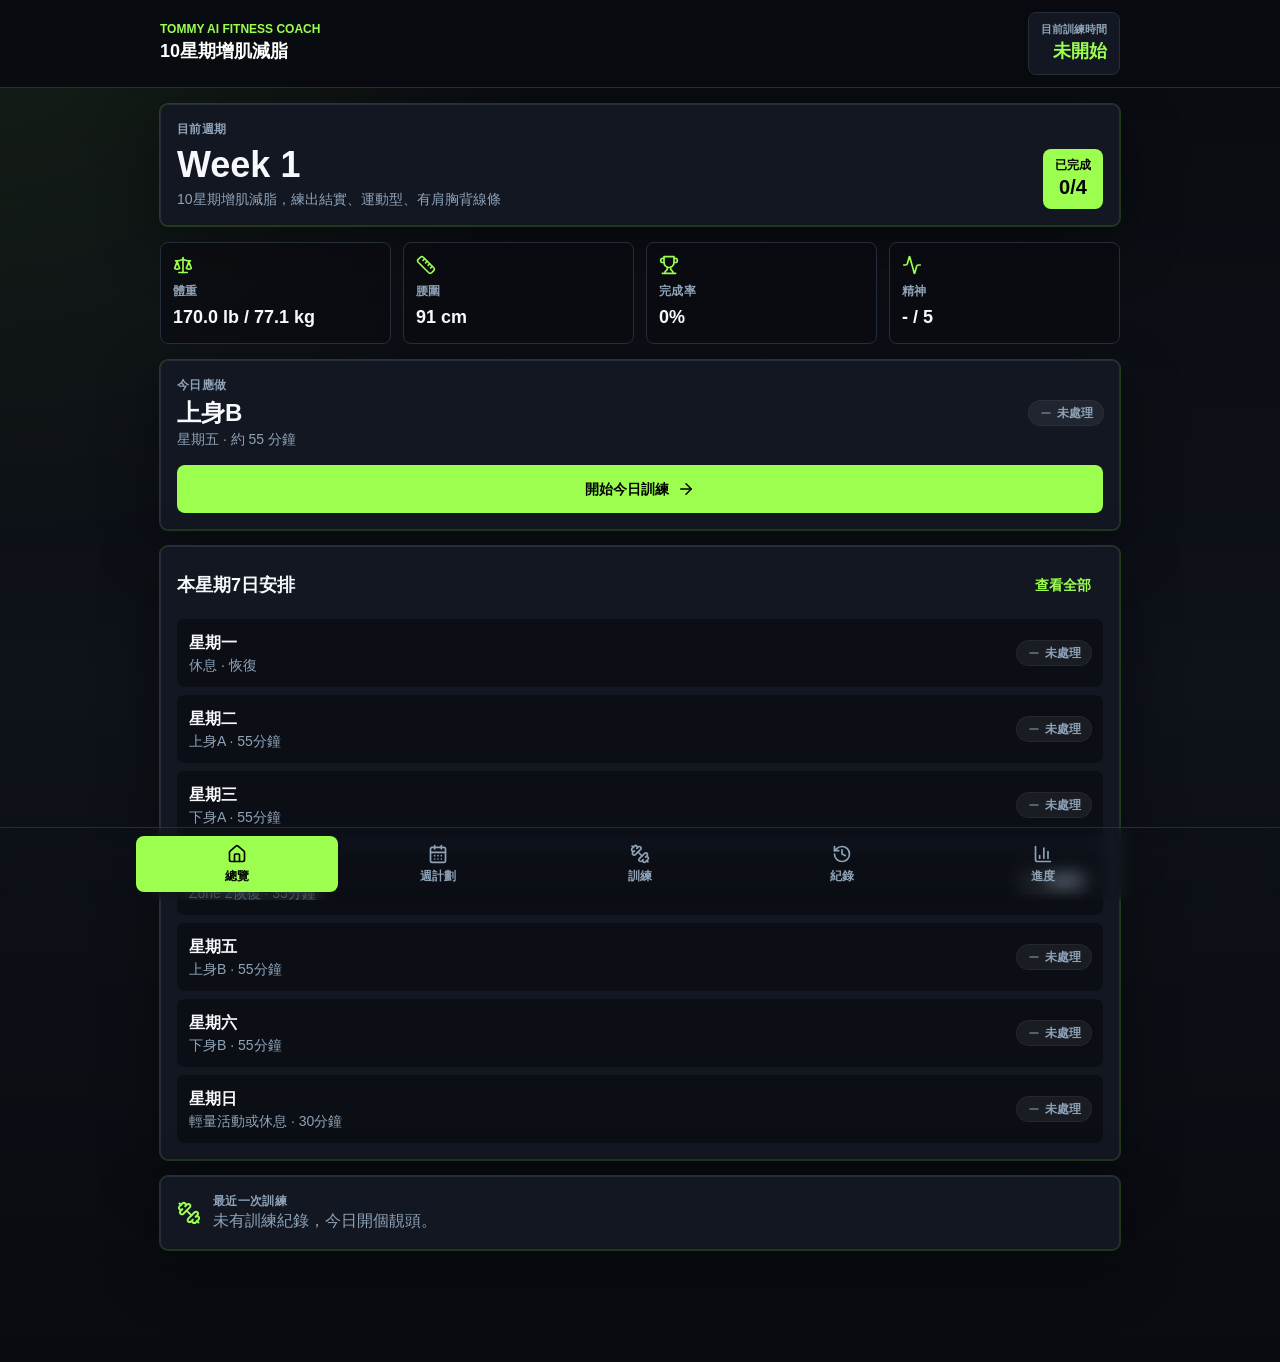
<file: index.html>
<!DOCTYPE html><html id="__next_error__"><head><meta charSet="utf-8"/><meta name="viewport" content="width=device-width, initial-scale=1"/><link rel="preload" as="script" fetchPriority="low" href="/_next/static/chunks/2uz5yjdt-r040.js"/><script src="/_next/static/chunks/0bneqg_22dmba.js" async=""></script><script src="/_next/static/chunks/0cio6w1yf64om.js" async=""></script><script src="/_next/static/chunks/3y5fb6rx3zgsy.js" async=""></script><script src="/_next/static/chunks/1cd140qaizyek.js" async=""></script><script src="/_next/static/chunks/turbopack-2ptw74b12ijmc.js" async=""></script><script src="/_next/static/chunks/02dpotjhc-8n2.js" async=""></script><script src="/_next/static/chunks/1bj5qfiddmqrp.js" async=""></script><link rel="preload" href="/_next/static/chunks/20ydl2kvoz6wz.css" as="style"/><title>Tommy AI Fitness Coach</title><meta name="description" content="手機優先個人健身追蹤 Web App"/><meta name="application-name" content="Tommy AI Fitness Coach"/><link rel="manifest" href="/manifest.webmanifest"/><meta name="mobile-web-app-capable" content="yes"/><meta name="apple-mobile-web-app-title" content="Tommy Fitness"/><meta name="apple-mobile-web-app-status-bar-style" content="black-translucent"/><link rel="icon" href="/icon.svg" type="image/svg+xml"/><link rel="icon" href="/icon-192.png" sizes="192x192" type="image/png"/><link rel="icon" href="/icon-512.png" sizes="512x512" type="image/png"/><link rel="apple-touch-icon" href="/apple-touch-icon.png" sizes="180x180" type="image/png"/><script src="/_next/static/chunks/0cz1d0mv5g_q7.js" noModule=""></script></head><body><div hidden=""><!--$--><!--/$--></div><script src="/_next/static/chunks/2uz5yjdt-r040.js" id="_R_" async=""></script><script>(self.__next_f=self.__next_f||[]).push([0])</script><script>self.__next_f.push([1,"1:\"$Sreact.fragment\"\n2:I[59665,[\"/_next/static/chunks/02dpotjhc-8n2.js\",\"/_next/static/chunks/1bj5qfiddmqrp.js\"],\"AppShell\"]\n3:I[89135,[\"/_next/static/chunks/02dpotjhc-8n2.js\",\"/_next/static/chunks/1bj5qfiddmqrp.js\"],\"default\"]\n4:I[79909,[\"/_next/static/chunks/02dpotjhc-8n2.js\",\"/_next/static/chunks/1bj5qfiddmqrp.js\"],\"default\"]\n6:I[60683,[\"/_next/static/chunks/02dpotjhc-8n2.js\",\"/_next/static/chunks/1bj5qfiddmqrp.js\"],\"OutletBoundary\"]\n7:\"$Sreact.suspense\"\n9:I[60683,[\"/_next/static/chunks/02dpotjhc-8n2.js\",\"/_next/static/chunks/1bj5qfiddmqrp.js\"],\"ViewportBoundary\"]\nb:I[60683,[\"/_next/static/chunks/02dpotjhc-8n2.js\",\"/_next/static/chunks/1bj5qfiddmqrp.js\"],\"MetadataBoundary\"]\nd:I[41071,[\"/_next/static/chunks/02dpotjhc-8n2.js\",\"/_next/static/chunks/1bj5qfiddmqrp.js\"],\"default\",1]\n:HL[\"/_next/static/chunks/20ydl2kvoz6wz.css\",\"style\"]\n"])</script><script>self.__next_f.push([1,"0:{\"P\":null,\"c\":[\"\",\"\"],\"q\":\"\",\"i\":false,\"f\":[[[\"\",{\"children\":[\"__PAGE__\",{}]},\"$undefined\",\"$undefined\",16],[[\"$\",\"$1\",\"c\",{\"children\":[[[\"$\",\"link\",\"0\",{\"rel\":\"stylesheet\",\"href\":\"/_next/static/chunks/20ydl2kvoz6wz.css\",\"precedence\":\"next\",\"crossOrigin\":\"$undefined\",\"nonce\":\"$undefined\"}],[\"$\",\"script\",\"script-0\",{\"src\":\"/_next/static/chunks/02dpotjhc-8n2.js\",\"async\":true,\"nonce\":\"$undefined\"}],[\"$\",\"script\",\"script-1\",{\"src\":\"/_next/static/chunks/1bj5qfiddmqrp.js\",\"async\":true,\"nonce\":\"$undefined\"}]],[\"$\",\"html\",null,{\"lang\":\"zh-Hant\",\"children\":[\"$\",\"body\",null,{\"children\":[\"$\",\"$L2\",null,{\"children\":[\"$\",\"$L3\",null,{\"parallelRouterKey\":\"children\",\"error\":\"$undefined\",\"errorStyles\":\"$undefined\",\"errorScripts\":\"$undefined\",\"template\":[\"$\",\"$L4\",null,{}],\"templateStyles\":\"$undefined\",\"templateScripts\":\"$undefined\",\"notFound\":[[[\"$\",\"title\",null,{\"children\":\"404: This page could not be found.\"}],[\"$\",\"div\",null,{\"style\":{\"fontFamily\":\"system-ui,\\\"Segoe UI\\\",Roboto,Helvetica,Arial,sans-serif,\\\"Apple Color Emoji\\\",\\\"Segoe UI Emoji\\\"\",\"height\":\"100vh\",\"textAlign\":\"center\",\"display\":\"flex\",\"flexDirection\":\"column\",\"alignItems\":\"center\",\"justifyContent\":\"center\"},\"children\":[\"$\",\"div\",null,{\"children\":[[\"$\",\"style\",null,{\"dangerouslySetInnerHTML\":{\"__html\":\"body{color:#000;background:#fff;margin:0}.next-error-h1{border-right:1px solid rgba(0,0,0,.3)}@media (prefers-color-scheme:dark){body{color:#fff;background:#000}.next-error-h1{border-right:1px solid rgba(255,255,255,.3)}}\"}}],[\"$\",\"h1\",null,{\"className\":\"next-error-h1\",\"style\":{\"display\":\"inline-block\",\"margin\":\"0 20px 0 0\",\"padding\":\"0 23px 0 0\",\"fontSize\":24,\"fontWeight\":500,\"verticalAlign\":\"top\",\"lineHeight\":\"49px\"},\"children\":404}],[\"$\",\"div\",null,{\"style\":{\"display\":\"inline-block\"},\"children\":[\"$\",\"h2\",null,{\"style\":{\"fontSize\":14,\"fontWeight\":400,\"lineHeight\":\"49px\",\"margin\":0},\"children\":\"This page could not be found.\"}]}]]}]}]],[]],\"forbidden\":\"$undefined\",\"unauthorized\":\"$undefined\"}]}]}]}]]}],{\"children\":[[\"$\",\"$1\",\"c\",{\"children\":[\"$L5\",null,[\"$\",\"$L6\",null,{\"children\":[\"$\",\"$7\",null,{\"name\":\"Next.MetadataOutlet\",\"children\":\"$@8\"}]}]]}],{},null,false,null]},null,false,null],[\"$\",\"$1\",\"h\",{\"children\":[null,[\"$\",\"$L9\",null,{\"children\":\"$La\"}],[\"$\",\"div\",null,{\"hidden\":true,\"children\":[\"$\",\"$Lb\",null,{\"children\":[\"$\",\"$7\",null,{\"name\":\"Next.Metadata\",\"children\":\"$Lc\"}]}]}],null]}],false]],\"m\":\"$undefined\",\"G\":[\"$d\",[[\"$\",\"link\",\"0\",{\"rel\":\"stylesheet\",\"href\":\"/_next/static/chunks/20ydl2kvoz6wz.css\",\"precedence\":\"next\",\"crossOrigin\":\"$undefined\",\"nonce\":\"$undefined\"}]]],\"S\":true,\"h\":null,\"s\":\"$undefined\",\"l\":\"$undefined\",\"p\":\"$undefined\",\"d\":\"$undefined\",\"b\":\"HMfemsHj-oLweU-6OEqJQ\"}\n"])</script><script>self.__next_f.push([1,"5:E{\"digest\":\"NEXT_REDIRECT;replace;/dashboard;307;\"}\n"])</script><script>self.__next_f.push([1,"a:[[\"$\",\"meta\",\"0\",{\"charSet\":\"utf-8\"}],[\"$\",\"meta\",\"1\",{\"name\":\"viewport\",\"content\":\"width=device-width, initial-scale=1\"}]]\n"])</script><script>self.__next_f.push([1,"e:I[414,[\"/_next/static/chunks/02dpotjhc-8n2.js\",\"/_next/static/chunks/1bj5qfiddmqrp.js\"],\"IconMark\"]\n8:null\nc:[[\"$\",\"title\",\"0\",{\"children\":\"Tommy AI Fitness Coach\"}],[\"$\",\"meta\",\"1\",{\"name\":\"description\",\"content\":\"手機優先個人健身追蹤 Web App\"}],[\"$\",\"meta\",\"2\",{\"name\":\"application-name\",\"content\":\"Tommy AI Fitness Coach\"}],[\"$\",\"link\",\"3\",{\"rel\":\"manifest\",\"href\":\"/manifest.webmanifest\",\"crossOrigin\":\"$undefined\"}],[\"$\",\"meta\",\"4\",{\"name\":\"mobile-web-app-capable\",\"content\":\"yes\"}],[\"$\",\"meta\",\"5\",{\"name\":\"apple-mobile-web-app-title\",\"content\":\"Tommy Fitness\"}],[\"$\",\"meta\",\"6\",{\"name\":\"apple-mobile-web-app-status-bar-style\",\"content\":\"black-translucent\"}],[\"$\",\"link\",\"7\",{\"rel\":\"icon\",\"href\":\"/icon.svg\",\"type\":\"image/svg+xml\"}],[\"$\",\"link\",\"8\",{\"rel\":\"icon\",\"href\":\"/icon-192.png\",\"sizes\":\"192x192\",\"type\":\"image/png\"}],[\"$\",\"link\",\"9\",{\"rel\":\"icon\",\"href\":\"/icon-512.png\",\"sizes\":\"512x512\",\"type\":\"image/png\"}],[\"$\",\"link\",\"10\",{\"rel\":\"apple-touch-icon\",\"href\":\"/apple-touch-icon.png\",\"sizes\":\"180x180\",\"type\":\"image/png\"}],[\"$\",\"$Le\",\"11\",{}]]\n"])</script></body></html>
</file>
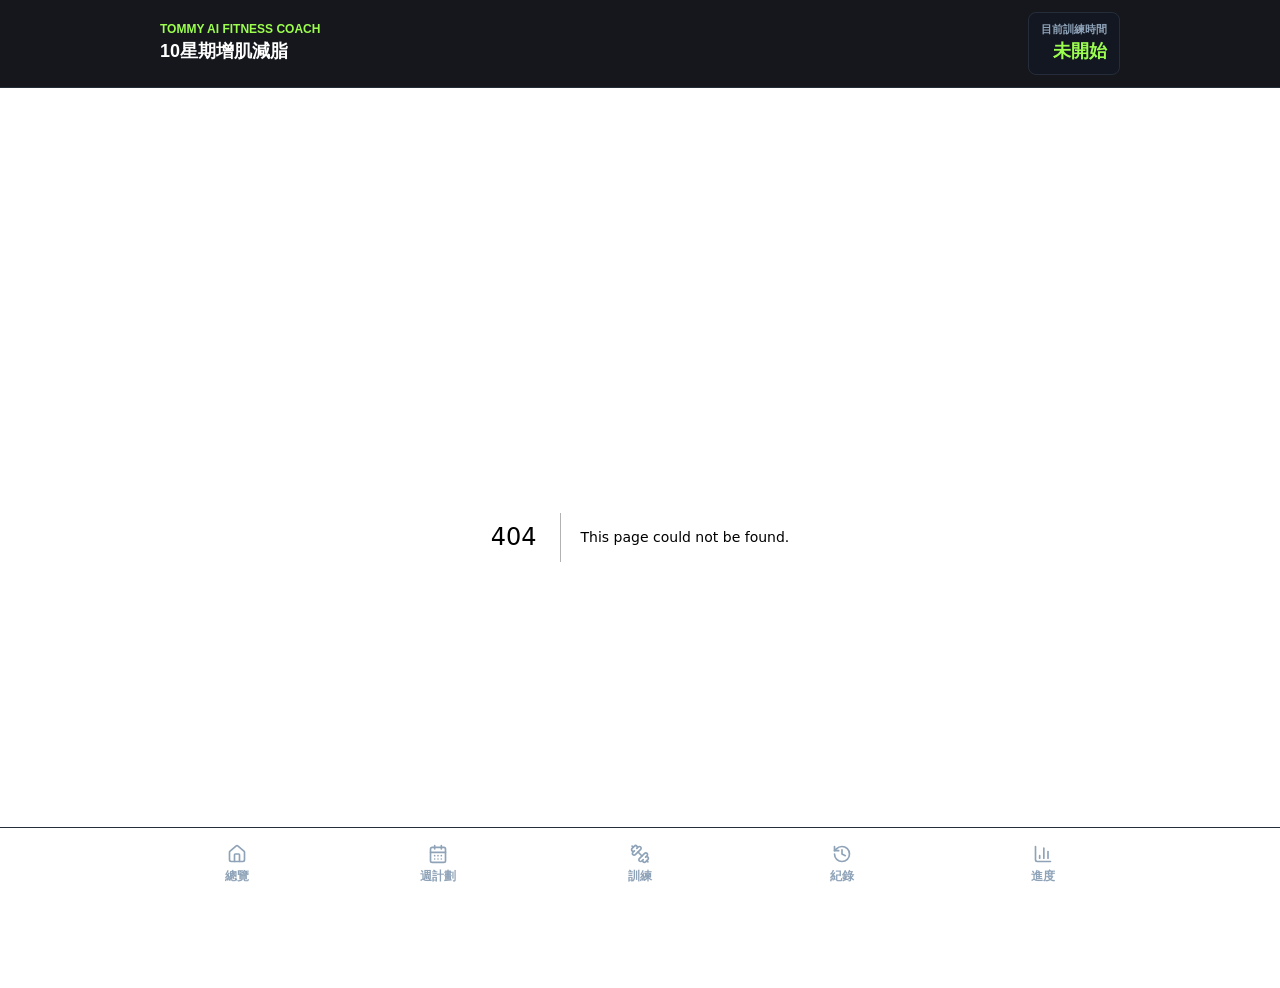
<file: 404/index.html>
<!DOCTYPE html><html lang="zh-Hant"><head><meta charSet="utf-8"/><meta name="viewport" content="width=device-width, initial-scale=1"/><link rel="stylesheet" href="/_next/static/chunks/20ydl2kvoz6wz.css" data-precedence="next"/><link rel="preload" as="script" fetchPriority="low" href="/_next/static/chunks/2uz5yjdt-r040.js"/><script src="/_next/static/chunks/0bneqg_22dmba.js" async=""></script><script src="/_next/static/chunks/0cio6w1yf64om.js" async=""></script><script src="/_next/static/chunks/3y5fb6rx3zgsy.js" async=""></script><script src="/_next/static/chunks/1cd140qaizyek.js" async=""></script><script src="/_next/static/chunks/turbopack-2ptw74b12ijmc.js" async=""></script><script src="/_next/static/chunks/02dpotjhc-8n2.js" async=""></script><script src="/_next/static/chunks/1bj5qfiddmqrp.js" async=""></script><meta name="robots" content="noindex"/><title>404: This page could not be found.</title><title>Tommy AI Fitness Coach</title><meta name="description" content="手機優先個人健身追蹤 Web App"/><meta name="application-name" content="Tommy AI Fitness Coach"/><link rel="manifest" href="/manifest.webmanifest"/><meta name="mobile-web-app-capable" content="yes"/><meta name="apple-mobile-web-app-title" content="Tommy Fitness"/><meta name="apple-mobile-web-app-status-bar-style" content="black-translucent"/><link rel="icon" href="/icon.svg" type="image/svg+xml"/><link rel="icon" href="/icon-192.png" sizes="192x192" type="image/png"/><link rel="icon" href="/icon-512.png" sizes="512x512" type="image/png"/><link rel="apple-touch-icon" href="/apple-touch-icon.png" sizes="180x180" type="image/png"/><script src="/_next/static/chunks/0cz1d0mv5g_q7.js" noModule=""></script></head><body><div hidden=""><!--$--><!--/$--></div><header class="sticky top-0 z-40 border-b border-line bg-coal/95 backdrop-blur"><div class="mx-auto flex max-w-5xl items-center justify-between gap-3 px-4 py-3 sm:px-6 lg:px-8"><div><p class="text-xs font-bold uppercase text-acid">Tommy AI Fitness Coach</p><h1 class="text-lg font-black text-white">10星期增肌減脂</h1></div><div class="rounded-lg border border-line bg-panel px-3 py-2 text-right"><p class="text-[11px] font-bold text-steel">目前訓練時間</p><p class="font-mono text-lg font-black text-acid">未開始</p></div></div></header><main><div style="font-family:system-ui,&quot;Segoe UI&quot;,Roboto,Helvetica,Arial,sans-serif,&quot;Apple Color Emoji&quot;,&quot;Segoe UI Emoji&quot;;height:100vh;text-align:center;display:flex;flex-direction:column;align-items:center;justify-content:center"><div><style>body{color:#000;background:#fff;margin:0}.next-error-h1{border-right:1px solid rgba(0,0,0,.3)}@media (prefers-color-scheme:dark){body{color:#fff;background:#000}.next-error-h1{border-right:1px solid rgba(255,255,255,.3)}}</style><h1 class="next-error-h1" style="display:inline-block;margin:0 20px 0 0;padding:0 23px 0 0;font-size:24px;font-weight:500;vertical-align:top;line-height:49px">404</h1><div style="display:inline-block"><h2 style="font-size:14px;font-weight:400;line-height:49px;margin:0">This page could not be found.</h2></div></div></div><!--$--><!--/$--></main><nav class="fixed inset-x-0 bottom-0 z-50 border-t border-line bg-coal/96 backdrop-blur"><div class="mx-auto grid max-w-5xl grid-cols-5 px-2 py-2"><a class="flex min-h-14 flex-col items-center justify-center gap-1 rounded-lg text-xs font-bold text-steel" href="/dashboard/"><svg xmlns="http://www.w3.org/2000/svg" width="20" height="20" viewBox="0 0 24 24" fill="none" stroke="currentColor" stroke-width="2" stroke-linecap="round" stroke-linejoin="round" class="lucide lucide-house"><path d="M15 21v-8a1 1 0 0 0-1-1h-4a1 1 0 0 0-1 1v8"></path><path d="M3 10a2 2 0 0 1 .709-1.528l7-5.999a2 2 0 0 1 2.582 0l7 5.999A2 2 0 0 1 21 10v9a2 2 0 0 1-2 2H5a2 2 0 0 1-2-2z"></path></svg><span>總覽</span></a><a class="flex min-h-14 flex-col items-center justify-center gap-1 rounded-lg text-xs font-bold text-steel" href="/weekly-plan/"><svg xmlns="http://www.w3.org/2000/svg" width="20" height="20" viewBox="0 0 24 24" fill="none" stroke="currentColor" stroke-width="2" stroke-linecap="round" stroke-linejoin="round" class="lucide lucide-calendar-days"><path d="M8 2v4"></path><path d="M16 2v4"></path><rect width="18" height="18" x="3" y="4" rx="2"></rect><path d="M3 10h18"></path><path d="M8 14h.01"></path><path d="M12 14h.01"></path><path d="M16 14h.01"></path><path d="M8 18h.01"></path><path d="M12 18h.01"></path><path d="M16 18h.01"></path></svg><span>週計劃</span></a><a class="flex min-h-14 flex-col items-center justify-center gap-1 rounded-lg text-xs font-bold text-steel" href="/workout/"><svg xmlns="http://www.w3.org/2000/svg" width="20" height="20" viewBox="0 0 24 24" fill="none" stroke="currentColor" stroke-width="2" stroke-linecap="round" stroke-linejoin="round" class="lucide lucide-dumbbell"><path d="M14.4 14.4 9.6 9.6"></path><path d="M18.657 21.485a2 2 0 1 1-2.829-2.828l-1.767 1.768a2 2 0 1 1-2.829-2.829l6.364-6.364a2 2 0 1 1 2.829 2.829l-1.768 1.767a2 2 0 1 1 2.828 2.829z"></path><path d="m21.5 21.5-1.4-1.4"></path><path d="M3.9 3.9 2.5 2.5"></path><path d="M6.404 12.768a2 2 0 1 1-2.829-2.829l1.768-1.767a2 2 0 1 1-2.828-2.829l2.828-2.828a2 2 0 1 1 2.829 2.828l1.767-1.768a2 2 0 1 1 2.829 2.829z"></path></svg><span>訓練</span></a><a class="flex min-h-14 flex-col items-center justify-center gap-1 rounded-lg text-xs font-bold text-steel" href="/history/"><svg xmlns="http://www.w3.org/2000/svg" width="20" height="20" viewBox="0 0 24 24" fill="none" stroke="currentColor" stroke-width="2" stroke-linecap="round" stroke-linejoin="round" class="lucide lucide-history"><path d="M3 12a9 9 0 1 0 9-9 9.75 9.75 0 0 0-6.74 2.74L3 8"></path><path d="M3 3v5h5"></path><path d="M12 7v5l4 2"></path></svg><span>紀錄</span></a><a class="flex min-h-14 flex-col items-center justify-center gap-1 rounded-lg text-xs font-bold text-steel" href="/progress/"><svg xmlns="http://www.w3.org/2000/svg" width="20" height="20" viewBox="0 0 24 24" fill="none" stroke="currentColor" stroke-width="2" stroke-linecap="round" stroke-linejoin="round" class="lucide lucide-chart-column"><path d="M3 3v16a2 2 0 0 0 2 2h16"></path><path d="M18 17V9"></path><path d="M13 17V5"></path><path d="M8 17v-3"></path></svg><span>進度</span></a></div></nav><script src="/_next/static/chunks/2uz5yjdt-r040.js" id="_R_" async=""></script><script>(self.__next_f=self.__next_f||[]).push([0])</script><script>self.__next_f.push([1,"1:\"$Sreact.fragment\"\n2:I[59665,[\"/_next/static/chunks/02dpotjhc-8n2.js\",\"/_next/static/chunks/1bj5qfiddmqrp.js\"],\"AppShell\"]\n3:I[89135,[\"/_next/static/chunks/02dpotjhc-8n2.js\",\"/_next/static/chunks/1bj5qfiddmqrp.js\"],\"default\"]\n4:I[79909,[\"/_next/static/chunks/02dpotjhc-8n2.js\",\"/_next/static/chunks/1bj5qfiddmqrp.js\"],\"default\"]\n5:I[60683,[\"/_next/static/chunks/02dpotjhc-8n2.js\",\"/_next/static/chunks/1bj5qfiddmqrp.js\"],\"OutletBoundary\"]\n6:\"$Sreact.suspense\"\n9:I[60683,[\"/_next/static/chunks/02dpotjhc-8n2.js\",\"/_next/static/chunks/1bj5qfiddmqrp.js\"],\"ViewportBoundary\"]\nb:I[60683,[\"/_next/static/chunks/02dpotjhc-8n2.js\",\"/_next/static/chunks/1bj5qfiddmqrp.js\"],\"MetadataBoundary\"]\nd:I[41071,[\"/_next/static/chunks/02dpotjhc-8n2.js\",\"/_next/static/chunks/1bj5qfiddmqrp.js\"],\"default\",1]\n:HL[\"/_next/static/chunks/20ydl2kvoz6wz.css\",\"style\"]\n"])</script><script>self.__next_f.push([1,"0:{\"P\":null,\"c\":[\"\",\"_not-found\",\"\"],\"q\":\"\",\"i\":false,\"f\":[[[\"\",{\"children\":[\"/_not-found\",{\"children\":[\"__PAGE__\",{}]}]},\"$undefined\",\"$undefined\",16],[[\"$\",\"$1\",\"c\",{\"children\":[[[\"$\",\"link\",\"0\",{\"rel\":\"stylesheet\",\"href\":\"/_next/static/chunks/20ydl2kvoz6wz.css\",\"precedence\":\"next\",\"crossOrigin\":\"$undefined\",\"nonce\":\"$undefined\"}],[\"$\",\"script\",\"script-0\",{\"src\":\"/_next/static/chunks/02dpotjhc-8n2.js\",\"async\":true,\"nonce\":\"$undefined\"}],[\"$\",\"script\",\"script-1\",{\"src\":\"/_next/static/chunks/1bj5qfiddmqrp.js\",\"async\":true,\"nonce\":\"$undefined\"}]],[\"$\",\"html\",null,{\"lang\":\"zh-Hant\",\"children\":[\"$\",\"body\",null,{\"children\":[\"$\",\"$L2\",null,{\"children\":[\"$\",\"$L3\",null,{\"parallelRouterKey\":\"children\",\"error\":\"$undefined\",\"errorStyles\":\"$undefined\",\"errorScripts\":\"$undefined\",\"template\":[\"$\",\"$L4\",null,{}],\"templateStyles\":\"$undefined\",\"templateScripts\":\"$undefined\",\"notFound\":[[[\"$\",\"title\",null,{\"children\":\"404: This page could not be found.\"}],[\"$\",\"div\",null,{\"style\":{\"fontFamily\":\"system-ui,\\\"Segoe UI\\\",Roboto,Helvetica,Arial,sans-serif,\\\"Apple Color Emoji\\\",\\\"Segoe UI Emoji\\\"\",\"height\":\"100vh\",\"textAlign\":\"center\",\"display\":\"flex\",\"flexDirection\":\"column\",\"alignItems\":\"center\",\"justifyContent\":\"center\"},\"children\":[\"$\",\"div\",null,{\"children\":[[\"$\",\"style\",null,{\"dangerouslySetInnerHTML\":{\"__html\":\"body{color:#000;background:#fff;margin:0}.next-error-h1{border-right:1px solid rgba(0,0,0,.3)}@media (prefers-color-scheme:dark){body{color:#fff;background:#000}.next-error-h1{border-right:1px solid rgba(255,255,255,.3)}}\"}}],[\"$\",\"h1\",null,{\"className\":\"next-error-h1\",\"style\":{\"display\":\"inline-block\",\"margin\":\"0 20px 0 0\",\"padding\":\"0 23px 0 0\",\"fontSize\":24,\"fontWeight\":500,\"verticalAlign\":\"top\",\"lineHeight\":\"49px\"},\"children\":404}],[\"$\",\"div\",null,{\"style\":{\"display\":\"inline-block\"},\"children\":[\"$\",\"h2\",null,{\"style\":{\"fontSize\":14,\"fontWeight\":400,\"lineHeight\":\"49px\",\"margin\":0},\"children\":\"This page could not be found.\"}]}]]}]}]],[]],\"forbidden\":\"$undefined\",\"unauthorized\":\"$undefined\"}]}]}]}]]}],{\"children\":[[\"$\",\"$1\",\"c\",{\"children\":[null,[\"$\",\"$L3\",null,{\"parallelRouterKey\":\"children\",\"error\":\"$undefined\",\"errorStyles\":\"$undefined\",\"errorScripts\":\"$undefined\",\"template\":[\"$\",\"$L4\",null,{}],\"templateStyles\":\"$undefined\",\"templateScripts\":\"$undefined\",\"notFound\":\"$undefined\",\"forbidden\":\"$undefined\",\"unauthorized\":\"$undefined\"}]]}],{\"children\":[[\"$\",\"$1\",\"c\",{\"children\":[[[\"$\",\"title\",null,{\"children\":\"404: This page could not be found.\"}],[\"$\",\"div\",null,{\"style\":\"$0:f:0:1:0:props:children:1:props:children:props:children:props:children:props:notFound:0:1:props:style\",\"children\":[\"$\",\"div\",null,{\"children\":[[\"$\",\"style\",null,{\"dangerouslySetInnerHTML\":{\"__html\":\"body{color:#000;background:#fff;margin:0}.next-error-h1{border-right:1px solid rgba(0,0,0,.3)}@media (prefers-color-scheme:dark){body{color:#fff;background:#000}.next-error-h1{border-right:1px solid rgba(255,255,255,.3)}}\"}}],[\"$\",\"h1\",null,{\"className\":\"next-error-h1\",\"style\":\"$0:f:0:1:0:props:children:1:props:children:props:children:props:children:props:notFound:0:1:props:children:props:children:1:props:style\",\"children\":404}],[\"$\",\"div\",null,{\"style\":\"$0:f:0:1:0:props:children:1:props:children:props:children:props:children:props:notFound:0:1:props:children:props:children:2:props:style\",\"children\":[\"$\",\"h2\",null,{\"style\":\"$0:f:0:1:0:props:children:1:props:children:props:children:props:children:props:notFound:0:1:props:children:props:children:2:props:children:props:style\",\"children\":\"This page could not be found.\"}]}]]}]}]],null,[\"$\",\"$L5\",null,{\"children\":[\"$\",\"$6\",null,{\"name\":\"Next.MetadataOutlet\",\"children\":\"$@7\"}]}]]}],{},null,false,null]},null,false,\"$@8\"]},null,false,null],[\"$\",\"$1\",\"h\",{\"children\":[[\"$\",\"meta\",null,{\"name\":\"robots\",\"content\":\"noindex\"}],[\"$\",\"$L9\",null,{\"children\":\"$La\"}],[\"$\",\"div\",null,{\"hidden\":true,\"children\":[\"$\",\"$Lb\",null,{\"children\":[\"$\",\"$6\",null,{\"name\":\"Next.Metadata\",\"children\":\"$Lc\"}]}]}],null]}],false]],\"m\":\"$undefined\",\"G\":[\"$d\",[[\"$\",\"link\",\"0\",{\"rel\":\"stylesheet\",\"href\":\"/_next/static/chunks/20ydl2kvoz6wz.css\",\"precedence\":\"next\",\"crossOrigin\":\"$undefined\",\"nonce\":\"$undefined\"}]]],\"S\":true,\"h\":null,\"s\":\"$undefined\",\"l\":\"$undefined\",\"p\":\"$undefined\",\"d\":\"$undefined\",\"b\":\"HMfemsHj-oLweU-6OEqJQ\"}\n"])</script><script>self.__next_f.push([1,"e:[]\n8:\"$We\"\n"])</script><script>self.__next_f.push([1,"a:[[\"$\",\"meta\",\"0\",{\"charSet\":\"utf-8\"}],[\"$\",\"meta\",\"1\",{\"name\":\"viewport\",\"content\":\"width=device-width, initial-scale=1\"}]]\n"])</script><script>self.__next_f.push([1,"f:I[414,[\"/_next/static/chunks/02dpotjhc-8n2.js\",\"/_next/static/chunks/1bj5qfiddmqrp.js\"],\"IconMark\"]\n7:null\nc:[[\"$\",\"title\",\"0\",{\"children\":\"Tommy AI Fitness Coach\"}],[\"$\",\"meta\",\"1\",{\"name\":\"description\",\"content\":\"手機優先個人健身追蹤 Web App\"}],[\"$\",\"meta\",\"2\",{\"name\":\"application-name\",\"content\":\"Tommy AI Fitness Coach\"}],[\"$\",\"link\",\"3\",{\"rel\":\"manifest\",\"href\":\"/manifest.webmanifest\",\"crossOrigin\":\"$undefined\"}],[\"$\",\"meta\",\"4\",{\"name\":\"mobile-web-app-capable\",\"content\":\"yes\"}],[\"$\",\"meta\",\"5\",{\"name\":\"apple-mobile-web-app-title\",\"content\":\"Tommy Fitness\"}],[\"$\",\"meta\",\"6\",{\"name\":\"apple-mobile-web-app-status-bar-style\",\"content\":\"black-translucent\"}],[\"$\",\"link\",\"7\",{\"rel\":\"icon\",\"href\":\"/icon.svg\",\"type\":\"image/svg+xml\"}],[\"$\",\"link\",\"8\",{\"rel\":\"icon\",\"href\":\"/icon-192.png\",\"sizes\":\"192x192\",\"type\":\"image/png\"}],[\"$\",\"link\",\"9\",{\"rel\":\"icon\",\"href\":\"/icon-512.png\",\"sizes\":\"512x512\",\"type\":\"image/png\"}],[\"$\",\"link\",\"10\",{\"rel\":\"apple-touch-icon\",\"href\":\"/apple-touch-icon.png\",\"sizes\":\"180x180\",\"type\":\"image/png\"}],[\"$\",\"$Lf\",\"11\",{}]]\n"])</script></body></html>
</file>
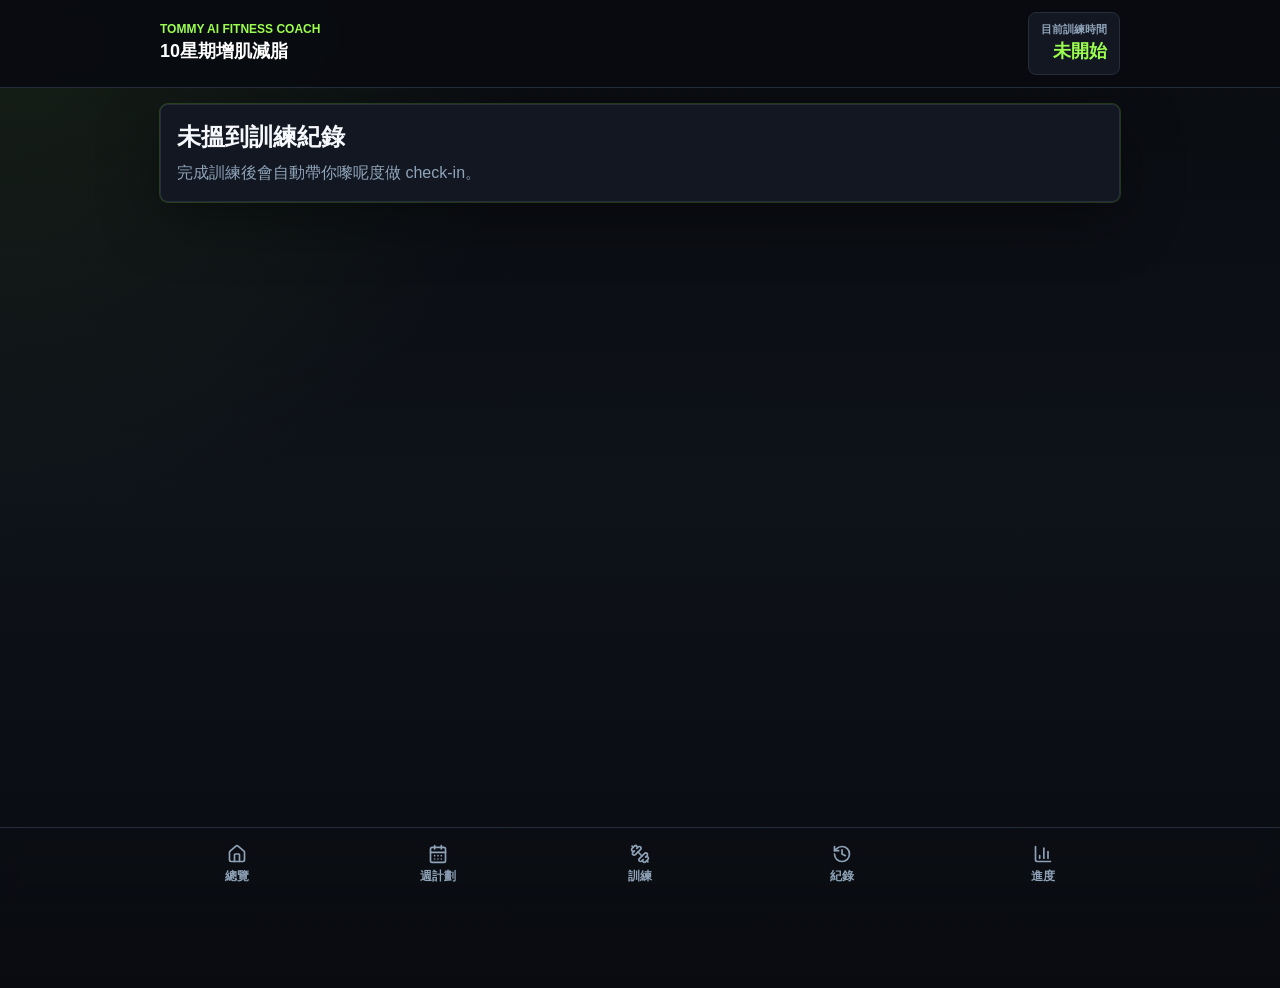
<file: check-in/index.html>
<!DOCTYPE html><html lang="zh-Hant"><head><meta charSet="utf-8"/><meta name="viewport" content="width=device-width, initial-scale=1"/><link rel="stylesheet" href="/_next/static/chunks/20ydl2kvoz6wz.css" data-precedence="next"/><link rel="preload" as="script" fetchPriority="low" href="/_next/static/chunks/2uz5yjdt-r040.js"/><script src="/_next/static/chunks/0bneqg_22dmba.js" async=""></script><script src="/_next/static/chunks/0cio6w1yf64om.js" async=""></script><script src="/_next/static/chunks/3y5fb6rx3zgsy.js" async=""></script><script src="/_next/static/chunks/1cd140qaizyek.js" async=""></script><script src="/_next/static/chunks/turbopack-2ptw74b12ijmc.js" async=""></script><script src="/_next/static/chunks/02dpotjhc-8n2.js" async=""></script><script src="/_next/static/chunks/1bj5qfiddmqrp.js" async=""></script><script src="/_next/static/chunks/1g6mpl341j5j_.js" async=""></script><title>Tommy AI Fitness Coach</title><meta name="description" content="手機優先個人健身追蹤 Web App"/><meta name="application-name" content="Tommy AI Fitness Coach"/><link rel="manifest" href="/manifest.webmanifest"/><meta name="mobile-web-app-capable" content="yes"/><meta name="apple-mobile-web-app-title" content="Tommy Fitness"/><meta name="apple-mobile-web-app-status-bar-style" content="black-translucent"/><link rel="icon" href="/icon.svg" type="image/svg+xml"/><link rel="icon" href="/icon-192.png" sizes="192x192" type="image/png"/><link rel="icon" href="/icon-512.png" sizes="512x512" type="image/png"/><link rel="apple-touch-icon" href="/apple-touch-icon.png" sizes="180x180" type="image/png"/><script src="/_next/static/chunks/0cz1d0mv5g_q7.js" noModule=""></script></head><body><div hidden=""><!--$--><!--/$--></div><header class="sticky top-0 z-40 border-b border-line bg-coal/95 backdrop-blur"><div class="mx-auto flex max-w-5xl items-center justify-between gap-3 px-4 py-3 sm:px-6 lg:px-8"><div><p class="text-xs font-bold uppercase text-acid">Tommy AI Fitness Coach</p><h1 class="text-lg font-black text-white">10星期增肌減脂</h1></div><div class="rounded-lg border border-line bg-panel px-3 py-2 text-right"><p class="text-[11px] font-bold text-steel">目前訓練時間</p><p class="font-mono text-lg font-black text-acid">未開始</p></div></div></header><main><!--$!--><template data-dgst="BAILOUT_TO_CLIENT_SIDE_RENDERING"></template><div class="screen"><div class="panel">載入 Check-in...</div></div><!--/$--><!--$--><!--/$--></main><nav class="fixed inset-x-0 bottom-0 z-50 border-t border-line bg-coal/96 backdrop-blur"><div class="mx-auto grid max-w-5xl grid-cols-5 px-2 py-2"><a class="flex min-h-14 flex-col items-center justify-center gap-1 rounded-lg text-xs font-bold text-steel" href="/dashboard/"><svg xmlns="http://www.w3.org/2000/svg" width="20" height="20" viewBox="0 0 24 24" fill="none" stroke="currentColor" stroke-width="2" stroke-linecap="round" stroke-linejoin="round" class="lucide lucide-house"><path d="M15 21v-8a1 1 0 0 0-1-1h-4a1 1 0 0 0-1 1v8"></path><path d="M3 10a2 2 0 0 1 .709-1.528l7-5.999a2 2 0 0 1 2.582 0l7 5.999A2 2 0 0 1 21 10v9a2 2 0 0 1-2 2H5a2 2 0 0 1-2-2z"></path></svg><span>總覽</span></a><a class="flex min-h-14 flex-col items-center justify-center gap-1 rounded-lg text-xs font-bold text-steel" href="/weekly-plan/"><svg xmlns="http://www.w3.org/2000/svg" width="20" height="20" viewBox="0 0 24 24" fill="none" stroke="currentColor" stroke-width="2" stroke-linecap="round" stroke-linejoin="round" class="lucide lucide-calendar-days"><path d="M8 2v4"></path><path d="M16 2v4"></path><rect width="18" height="18" x="3" y="4" rx="2"></rect><path d="M3 10h18"></path><path d="M8 14h.01"></path><path d="M12 14h.01"></path><path d="M16 14h.01"></path><path d="M8 18h.01"></path><path d="M12 18h.01"></path><path d="M16 18h.01"></path></svg><span>週計劃</span></a><a class="flex min-h-14 flex-col items-center justify-center gap-1 rounded-lg text-xs font-bold text-steel" href="/workout/"><svg xmlns="http://www.w3.org/2000/svg" width="20" height="20" viewBox="0 0 24 24" fill="none" stroke="currentColor" stroke-width="2" stroke-linecap="round" stroke-linejoin="round" class="lucide lucide-dumbbell"><path d="M14.4 14.4 9.6 9.6"></path><path d="M18.657 21.485a2 2 0 1 1-2.829-2.828l-1.767 1.768a2 2 0 1 1-2.829-2.829l6.364-6.364a2 2 0 1 1 2.829 2.829l-1.768 1.767a2 2 0 1 1 2.828 2.829z"></path><path d="m21.5 21.5-1.4-1.4"></path><path d="M3.9 3.9 2.5 2.5"></path><path d="M6.404 12.768a2 2 0 1 1-2.829-2.829l1.768-1.767a2 2 0 1 1-2.828-2.829l2.828-2.828a2 2 0 1 1 2.829 2.828l1.767-1.768a2 2 0 1 1 2.829 2.829z"></path></svg><span>訓練</span></a><a class="flex min-h-14 flex-col items-center justify-center gap-1 rounded-lg text-xs font-bold text-steel" href="/history/"><svg xmlns="http://www.w3.org/2000/svg" width="20" height="20" viewBox="0 0 24 24" fill="none" stroke="currentColor" stroke-width="2" stroke-linecap="round" stroke-linejoin="round" class="lucide lucide-history"><path d="M3 12a9 9 0 1 0 9-9 9.75 9.75 0 0 0-6.74 2.74L3 8"></path><path d="M3 3v5h5"></path><path d="M12 7v5l4 2"></path></svg><span>紀錄</span></a><a class="flex min-h-14 flex-col items-center justify-center gap-1 rounded-lg text-xs font-bold text-steel" href="/progress/"><svg xmlns="http://www.w3.org/2000/svg" width="20" height="20" viewBox="0 0 24 24" fill="none" stroke="currentColor" stroke-width="2" stroke-linecap="round" stroke-linejoin="round" class="lucide lucide-chart-column"><path d="M3 3v16a2 2 0 0 0 2 2h16"></path><path d="M18 17V9"></path><path d="M13 17V5"></path><path d="M8 17v-3"></path></svg><span>進度</span></a></div></nav><script src="/_next/static/chunks/2uz5yjdt-r040.js" id="_R_" async=""></script><script>(self.__next_f=self.__next_f||[]).push([0])</script><script>self.__next_f.push([1,"1:\"$Sreact.fragment\"\n2:I[59665,[\"/_next/static/chunks/02dpotjhc-8n2.js\",\"/_next/static/chunks/1bj5qfiddmqrp.js\"],\"AppShell\"]\n3:I[89135,[\"/_next/static/chunks/02dpotjhc-8n2.js\",\"/_next/static/chunks/1bj5qfiddmqrp.js\"],\"default\"]\n4:I[79909,[\"/_next/static/chunks/02dpotjhc-8n2.js\",\"/_next/static/chunks/1bj5qfiddmqrp.js\"],\"default\"]\n5:I[50994,[\"/_next/static/chunks/02dpotjhc-8n2.js\",\"/_next/static/chunks/1bj5qfiddmqrp.js\"],\"ClientPageRoot\"]\n6:I[19655,[\"/_next/static/chunks/02dpotjhc-8n2.js\",\"/_next/static/chunks/1bj5qfiddmqrp.js\",\"/_next/static/chunks/1g6mpl341j5j_.js\"],\"default\"]\n9:I[60683,[\"/_next/static/chunks/02dpotjhc-8n2.js\",\"/_next/static/chunks/1bj5qfiddmqrp.js\"],\"OutletBoundary\"]\na:\"$Sreact.suspense\"\nd:I[60683,[\"/_next/static/chunks/02dpotjhc-8n2.js\",\"/_next/static/chunks/1bj5qfiddmqrp.js\"],\"ViewportBoundary\"]\nf:I[60683,[\"/_next/static/chunks/02dpotjhc-8n2.js\",\"/_next/static/chunks/1bj5qfiddmqrp.js\"],\"MetadataBoundary\"]\n11:I[41071,[\"/_next/static/chunks/02dpotjhc-8n2.js\",\"/_next/static/chunks/1bj5qfiddmqrp.js\"],\"default\",1]\n:HL[\"/_next/static/chunks/20ydl2kvoz6wz.css\",\"style\"]\n"])</script><script>self.__next_f.push([1,"0:{\"P\":null,\"c\":[\"\",\"check-in\",\"\"],\"q\":\"\",\"i\":false,\"f\":[[[\"\",{\"children\":[\"check-in\",{\"children\":[\"__PAGE__\",{}]}]},\"$undefined\",\"$undefined\",16],[[\"$\",\"$1\",\"c\",{\"children\":[[[\"$\",\"link\",\"0\",{\"rel\":\"stylesheet\",\"href\":\"/_next/static/chunks/20ydl2kvoz6wz.css\",\"precedence\":\"next\",\"crossOrigin\":\"$undefined\",\"nonce\":\"$undefined\"}],[\"$\",\"script\",\"script-0\",{\"src\":\"/_next/static/chunks/02dpotjhc-8n2.js\",\"async\":true,\"nonce\":\"$undefined\"}],[\"$\",\"script\",\"script-1\",{\"src\":\"/_next/static/chunks/1bj5qfiddmqrp.js\",\"async\":true,\"nonce\":\"$undefined\"}]],[\"$\",\"html\",null,{\"lang\":\"zh-Hant\",\"children\":[\"$\",\"body\",null,{\"children\":[\"$\",\"$L2\",null,{\"children\":[\"$\",\"$L3\",null,{\"parallelRouterKey\":\"children\",\"error\":\"$undefined\",\"errorStyles\":\"$undefined\",\"errorScripts\":\"$undefined\",\"template\":[\"$\",\"$L4\",null,{}],\"templateStyles\":\"$undefined\",\"templateScripts\":\"$undefined\",\"notFound\":[[[\"$\",\"title\",null,{\"children\":\"404: This page could not be found.\"}],[\"$\",\"div\",null,{\"style\":{\"fontFamily\":\"system-ui,\\\"Segoe UI\\\",Roboto,Helvetica,Arial,sans-serif,\\\"Apple Color Emoji\\\",\\\"Segoe UI Emoji\\\"\",\"height\":\"100vh\",\"textAlign\":\"center\",\"display\":\"flex\",\"flexDirection\":\"column\",\"alignItems\":\"center\",\"justifyContent\":\"center\"},\"children\":[\"$\",\"div\",null,{\"children\":[[\"$\",\"style\",null,{\"dangerouslySetInnerHTML\":{\"__html\":\"body{color:#000;background:#fff;margin:0}.next-error-h1{border-right:1px solid rgba(0,0,0,.3)}@media (prefers-color-scheme:dark){body{color:#fff;background:#000}.next-error-h1{border-right:1px solid rgba(255,255,255,.3)}}\"}}],[\"$\",\"h1\",null,{\"className\":\"next-error-h1\",\"style\":{\"display\":\"inline-block\",\"margin\":\"0 20px 0 0\",\"padding\":\"0 23px 0 0\",\"fontSize\":24,\"fontWeight\":500,\"verticalAlign\":\"top\",\"lineHeight\":\"49px\"},\"children\":404}],[\"$\",\"div\",null,{\"style\":{\"display\":\"inline-block\"},\"children\":[\"$\",\"h2\",null,{\"style\":{\"fontSize\":14,\"fontWeight\":400,\"lineHeight\":\"49px\",\"margin\":0},\"children\":\"This page could not be found.\"}]}]]}]}]],[]],\"forbidden\":\"$undefined\",\"unauthorized\":\"$undefined\"}]}]}]}]]}],{\"children\":[[\"$\",\"$1\",\"c\",{\"children\":[null,[\"$\",\"$L3\",null,{\"parallelRouterKey\":\"children\",\"error\":\"$undefined\",\"errorStyles\":\"$undefined\",\"errorScripts\":\"$undefined\",\"template\":[\"$\",\"$L4\",null,{}],\"templateStyles\":\"$undefined\",\"templateScripts\":\"$undefined\",\"notFound\":\"$undefined\",\"forbidden\":\"$undefined\",\"unauthorized\":\"$undefined\"}]]}],{\"children\":[[\"$\",\"$1\",\"c\",{\"children\":[[\"$\",\"$L5\",null,{\"Component\":\"$6\",\"serverProvidedParams\":{\"searchParams\":{},\"params\":{},\"promises\":[\"$@7\",\"$@8\"]}}],[[\"$\",\"script\",\"script-0\",{\"src\":\"/_next/static/chunks/1g6mpl341j5j_.js\",\"async\":true,\"nonce\":\"$undefined\"}]],[\"$\",\"$L9\",null,{\"children\":[\"$\",\"$a\",null,{\"name\":\"Next.MetadataOutlet\",\"children\":\"$@b\"}]}]]}],{},null,false,null]},null,false,\"$@c\"]},null,false,null],[\"$\",\"$1\",\"h\",{\"children\":[null,[\"$\",\"$Ld\",null,{\"children\":\"$Le\"}],[\"$\",\"div\",null,{\"hidden\":true,\"children\":[\"$\",\"$Lf\",null,{\"children\":[\"$\",\"$a\",null,{\"name\":\"Next.Metadata\",\"children\":\"$L10\"}]}]}],null]}],false]],\"m\":\"$undefined\",\"G\":[\"$11\",[[\"$\",\"link\",\"0\",{\"rel\":\"stylesheet\",\"href\":\"/_next/static/chunks/20ydl2kvoz6wz.css\",\"precedence\":\"next\",\"crossOrigin\":\"$undefined\",\"nonce\":\"$undefined\"}]]],\"S\":true,\"h\":null,\"s\":\"$undefined\",\"l\":\"$undefined\",\"p\":\"$undefined\",\"d\":\"$undefined\",\"b\":\"HMfemsHj-oLweU-6OEqJQ\"}\n"])</script><script>self.__next_f.push([1,"12:[]\nc:\"$W12\"\n7:{}\n8:\"$0:f:0:1:1:children:1:children:0:props:children:0:props:serverProvidedParams:params\"\n"])</script><script>self.__next_f.push([1,"e:[[\"$\",\"meta\",\"0\",{\"charSet\":\"utf-8\"}],[\"$\",\"meta\",\"1\",{\"name\":\"viewport\",\"content\":\"width=device-width, initial-scale=1\"}]]\n"])</script><script>self.__next_f.push([1,"13:I[414,[\"/_next/static/chunks/02dpotjhc-8n2.js\",\"/_next/static/chunks/1bj5qfiddmqrp.js\"],\"IconMark\"]\nb:null\n10:[[\"$\",\"title\",\"0\",{\"children\":\"Tommy AI Fitness Coach\"}],[\"$\",\"meta\",\"1\",{\"name\":\"description\",\"content\":\"手機優先個人健身追蹤 Web App\"}],[\"$\",\"meta\",\"2\",{\"name\":\"application-name\",\"content\":\"Tommy AI Fitness Coach\"}],[\"$\",\"link\",\"3\",{\"rel\":\"manifest\",\"href\":\"/manifest.webmanifest\",\"crossOrigin\":\"$undefined\"}],[\"$\",\"meta\",\"4\",{\"name\":\"mobile-web-app-capable\",\"content\":\"yes\"}],[\"$\",\"meta\",\"5\",{\"name\":\"apple-mobile-web-app-title\",\"content\":\"Tommy Fitness\"}],[\"$\",\"meta\",\"6\",{\"name\":\"apple-mobile-web-app-status-bar-style\",\"content\":\"black-translucent\"}],[\"$\",\"link\",\"7\",{\"rel\":\"icon\",\"href\":\"/icon.svg\",\"type\":\"image/svg+xml\"}],[\"$\",\"link\",\"8\",{\"rel\":\"icon\",\"href\":\"/icon-192.png\",\"sizes\":\"192x192\",\"type\":\"image/png\"}],[\"$\",\"link\",\"9\",{\"rel\":\"icon\",\"href\":\"/icon-512.png\",\"sizes\":\"512x512\",\"type\":\"image/png\"}],[\"$\",\"link\",\"10\",{\"rel\":\"apple-touch-icon\",\"href\":\"/apple-touch-icon.png\",\"sizes\":\"180x180\",\"type\":\"image/png\"}],[\"$\",\"$L13\",\"11\",{}]]\n"])</script></body></html>
</file>
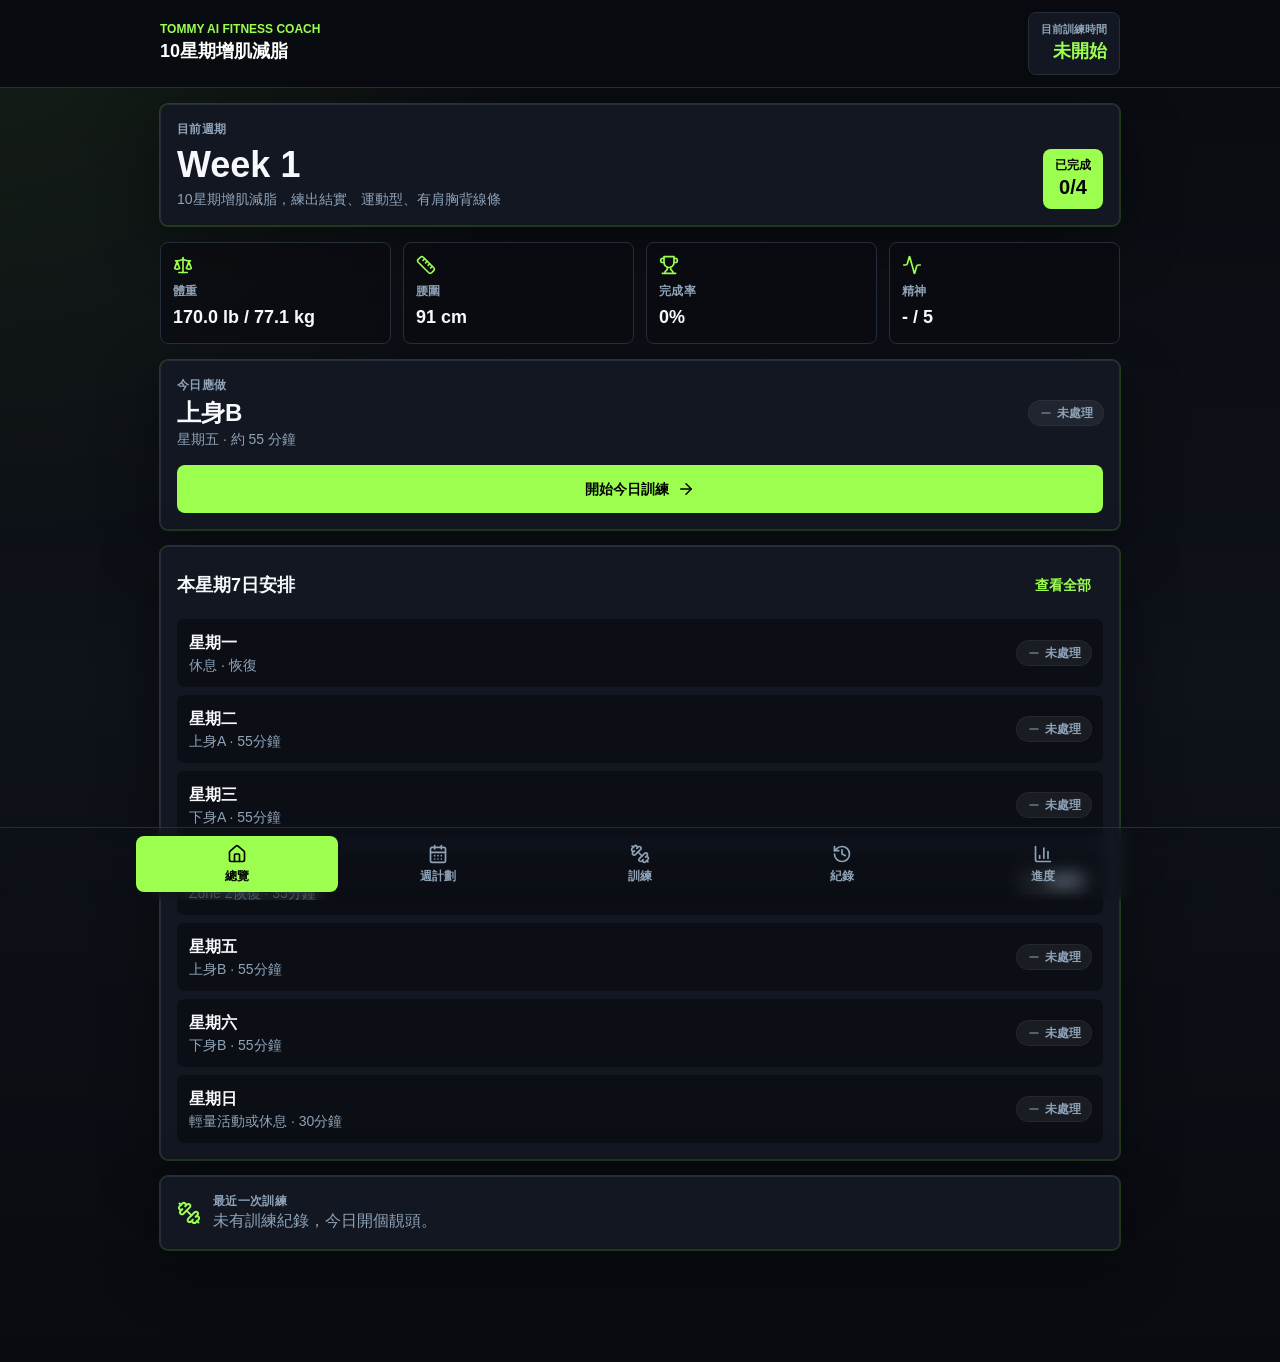
<file: dashboard/index.html>
<!DOCTYPE html><html lang="zh-Hant"><head><meta charSet="utf-8"/><meta name="viewport" content="width=device-width, initial-scale=1"/><link rel="stylesheet" href="/_next/static/chunks/20ydl2kvoz6wz.css" data-precedence="next"/><link rel="preload" as="script" fetchPriority="low" href="/_next/static/chunks/2uz5yjdt-r040.js"/><script src="/_next/static/chunks/0bneqg_22dmba.js" async=""></script><script src="/_next/static/chunks/0cio6w1yf64om.js" async=""></script><script src="/_next/static/chunks/3y5fb6rx3zgsy.js" async=""></script><script src="/_next/static/chunks/1cd140qaizyek.js" async=""></script><script src="/_next/static/chunks/turbopack-2ptw74b12ijmc.js" async=""></script><script src="/_next/static/chunks/02dpotjhc-8n2.js" async=""></script><script src="/_next/static/chunks/1bj5qfiddmqrp.js" async=""></script><script src="/_next/static/chunks/36nd9_ug6n55b.js" async=""></script><script src="/_next/static/chunks/2mrphmarj1stp.js" async=""></script><title>Tommy AI Fitness Coach</title><meta name="description" content="手機優先個人健身追蹤 Web App"/><meta name="application-name" content="Tommy AI Fitness Coach"/><link rel="manifest" href="/manifest.webmanifest"/><meta name="mobile-web-app-capable" content="yes"/><meta name="apple-mobile-web-app-title" content="Tommy Fitness"/><meta name="apple-mobile-web-app-status-bar-style" content="black-translucent"/><link rel="icon" href="/icon.svg" type="image/svg+xml"/><link rel="icon" href="/icon-192.png" sizes="192x192" type="image/png"/><link rel="icon" href="/icon-512.png" sizes="512x512" type="image/png"/><link rel="apple-touch-icon" href="/apple-touch-icon.png" sizes="180x180" type="image/png"/><script src="/_next/static/chunks/0cz1d0mv5g_q7.js" noModule=""></script></head><body><div hidden=""><!--$--><!--/$--></div><header class="sticky top-0 z-40 border-b border-line bg-coal/95 backdrop-blur"><div class="mx-auto flex max-w-5xl items-center justify-between gap-3 px-4 py-3 sm:px-6 lg:px-8"><div><p class="text-xs font-bold uppercase text-acid">Tommy AI Fitness Coach</p><h1 class="text-lg font-black text-white">10星期增肌減脂</h1></div><div class="rounded-lg border border-line bg-panel px-3 py-2 text-right"><p class="text-[11px] font-bold text-steel">目前訓練時間</p><p class="font-mono text-lg font-black text-acid">未開始</p></div></div></header><main><div class="screen space-y-4"><section class="panel"><p class="label">目前週期</p><div class="mt-2 flex items-end justify-between gap-3"><div><h2 class="text-4xl font-black">Week <!-- -->1</h2><p class="mt-1 text-sm text-steel">10星期增肌減脂，練出結實、運動型、有肩胸背線條</p></div><div class="rounded-lg bg-acid px-3 py-2 text-center text-black"><p class="text-xs font-bold">已完成</p><p class="text-xl font-black">0<!-- -->/4</p></div></div></section><section class="grid grid-cols-2 gap-3 md:grid-cols-4"><div class="stat"><svg xmlns="http://www.w3.org/2000/svg" width="20" height="20" viewBox="0 0 24 24" fill="none" stroke="currentColor" stroke-width="2" stroke-linecap="round" stroke-linejoin="round" class="lucide lucide-scale mb-2 text-acid"><path d="m16 16 3-8 3 8c-.87.65-1.92 1-3 1s-2.13-.35-3-1Z"></path><path d="m2 16 3-8 3 8c-.87.65-1.92 1-3 1s-2.13-.35-3-1Z"></path><path d="M7 21h10"></path><path d="M12 3v18"></path><path d="M3 7h2c2 0 5-1 7-2 2 1 5 2 7 2h2"></path></svg><p class="label">體重</p><p class="mt-1 text-lg font-black">170.0 lb / 77.1 kg</p></div><div class="stat"><svg xmlns="http://www.w3.org/2000/svg" width="20" height="20" viewBox="0 0 24 24" fill="none" stroke="currentColor" stroke-width="2" stroke-linecap="round" stroke-linejoin="round" class="lucide lucide-ruler mb-2 text-acid"><path d="M21.3 15.3a2.4 2.4 0 0 1 0 3.4l-2.6 2.6a2.4 2.4 0 0 1-3.4 0L2.7 8.7a2.41 2.41 0 0 1 0-3.4l2.6-2.6a2.41 2.41 0 0 1 3.4 0Z"></path><path d="m14.5 12.5 2-2"></path><path d="m11.5 9.5 2-2"></path><path d="m8.5 6.5 2-2"></path><path d="m17.5 15.5 2-2"></path></svg><p class="label">腰圍</p><p class="mt-1 text-lg font-black">91<!-- --> cm</p></div><div class="stat"><svg xmlns="http://www.w3.org/2000/svg" width="20" height="20" viewBox="0 0 24 24" fill="none" stroke="currentColor" stroke-width="2" stroke-linecap="round" stroke-linejoin="round" class="lucide lucide-trophy mb-2 text-acid"><path d="M6 9H4.5a2.5 2.5 0 0 1 0-5H6"></path><path d="M18 9h1.5a2.5 2.5 0 0 0 0-5H18"></path><path d="M4 22h16"></path><path d="M10 14.66V17c0 .55-.47.98-.97 1.21C7.85 18.75 7 20.24 7 22"></path><path d="M14 14.66V17c0 .55.47.98.97 1.21C16.15 18.75 17 20.24 17 22"></path><path d="M18 2H6v7a6 6 0 0 0 12 0V2Z"></path></svg><p class="label">完成率</p><p class="mt-1 text-lg font-black">0<!-- -->%</p></div><div class="stat"><svg xmlns="http://www.w3.org/2000/svg" width="20" height="20" viewBox="0 0 24 24" fill="none" stroke="currentColor" stroke-width="2" stroke-linecap="round" stroke-linejoin="round" class="lucide lucide-activity mb-2 text-acid"><path d="M22 12h-2.48a2 2 0 0 0-1.93 1.46l-2.35 8.36a.25.25 0 0 1-.48 0L9.24 2.18a.25.25 0 0 0-.48 0l-2.35 8.36A2 2 0 0 1 4.49 12H2"></path></svg><p class="label">精神</p><p class="mt-1 text-lg font-black">-<!-- --> / 5</p></div></section><section class="panel"><div class="flex items-center justify-between"><div><p class="label">今日應做</p><h3 class="mt-1 text-2xl font-black">上身A</h3><p class="text-sm text-steel">星期二<!-- --> · 約 <!-- -->55<!-- --> 分鐘</p></div><span class="inline-flex items-center gap-1 rounded-full px-2.5 py-1 text-xs font-bold ring-1 bg-white/[0.06] text-steel ring-white/10"><svg xmlns="http://www.w3.org/2000/svg" width="14" height="14" viewBox="0 0 24 24" fill="none" stroke="currentColor" stroke-width="2" stroke-linecap="round" stroke-linejoin="round" class="lucide lucide-minus"><path d="M5 12h14"></path></svg>未處理</span></div><a class="btn-primary mt-4 w-full" href="/workout/">開始今日訓練 <svg xmlns="http://www.w3.org/2000/svg" width="18" height="18" viewBox="0 0 24 24" fill="none" stroke="currentColor" stroke-width="2" stroke-linecap="round" stroke-linejoin="round" class="lucide lucide-arrow-right"><path d="M5 12h14"></path><path d="m12 5 7 7-7 7"></path></svg></a></section><section class="panel"><div class="mb-3 flex items-center justify-between"><h3 class="text-lg font-black">本星期7日安排</h3><a class="flex min-h-11 items-center rounded-lg px-3 text-sm font-bold text-acid" href="/weekly-plan/">查看全部</a></div><div class="space-y-2"><div class="flex items-center justify-between gap-3 rounded-lg bg-coal/70 p-3"><div><p class="font-bold">星期一</p><p class="text-sm text-steel">休息<!-- --> · <!-- -->恢復</p></div><span class="inline-flex items-center gap-1 rounded-full px-2.5 py-1 text-xs font-bold ring-1 bg-white/[0.06] text-steel ring-white/10"><svg xmlns="http://www.w3.org/2000/svg" width="14" height="14" viewBox="0 0 24 24" fill="none" stroke="currentColor" stroke-width="2" stroke-linecap="round" stroke-linejoin="round" class="lucide lucide-minus"><path d="M5 12h14"></path></svg>未處理</span></div><div class="flex items-center justify-between gap-3 rounded-lg bg-coal/70 p-3"><div><p class="font-bold">星期二</p><p class="text-sm text-steel">上身A<!-- --> · <!-- -->55分鐘</p></div><span class="inline-flex items-center gap-1 rounded-full px-2.5 py-1 text-xs font-bold ring-1 bg-white/[0.06] text-steel ring-white/10"><svg xmlns="http://www.w3.org/2000/svg" width="14" height="14" viewBox="0 0 24 24" fill="none" stroke="currentColor" stroke-width="2" stroke-linecap="round" stroke-linejoin="round" class="lucide lucide-minus"><path d="M5 12h14"></path></svg>未處理</span></div><div class="flex items-center justify-between gap-3 rounded-lg bg-coal/70 p-3"><div><p class="font-bold">星期三</p><p class="text-sm text-steel">下身A<!-- --> · <!-- -->55分鐘</p></div><span class="inline-flex items-center gap-1 rounded-full px-2.5 py-1 text-xs font-bold ring-1 bg-white/[0.06] text-steel ring-white/10"><svg xmlns="http://www.w3.org/2000/svg" width="14" height="14" viewBox="0 0 24 24" fill="none" stroke="currentColor" stroke-width="2" stroke-linecap="round" stroke-linejoin="round" class="lucide lucide-minus"><path d="M5 12h14"></path></svg>未處理</span></div><div class="flex items-center justify-between gap-3 rounded-lg bg-coal/70 p-3"><div><p class="font-bold">星期四</p><p class="text-sm text-steel">Zone 2恢復<!-- --> · <!-- -->35分鐘</p></div><span class="inline-flex items-center gap-1 rounded-full px-2.5 py-1 text-xs font-bold ring-1 bg-white/[0.06] text-steel ring-white/10"><svg xmlns="http://www.w3.org/2000/svg" width="14" height="14" viewBox="0 0 24 24" fill="none" stroke="currentColor" stroke-width="2" stroke-linecap="round" stroke-linejoin="round" class="lucide lucide-minus"><path d="M5 12h14"></path></svg>未處理</span></div><div class="flex items-center justify-between gap-3 rounded-lg bg-coal/70 p-3"><div><p class="font-bold">星期五</p><p class="text-sm text-steel">上身B<!-- --> · <!-- -->55分鐘</p></div><span class="inline-flex items-center gap-1 rounded-full px-2.5 py-1 text-xs font-bold ring-1 bg-white/[0.06] text-steel ring-white/10"><svg xmlns="http://www.w3.org/2000/svg" width="14" height="14" viewBox="0 0 24 24" fill="none" stroke="currentColor" stroke-width="2" stroke-linecap="round" stroke-linejoin="round" class="lucide lucide-minus"><path d="M5 12h14"></path></svg>未處理</span></div><div class="flex items-center justify-between gap-3 rounded-lg bg-coal/70 p-3"><div><p class="font-bold">星期六</p><p class="text-sm text-steel">下身B<!-- --> · <!-- -->55分鐘</p></div><span class="inline-flex items-center gap-1 rounded-full px-2.5 py-1 text-xs font-bold ring-1 bg-white/[0.06] text-steel ring-white/10"><svg xmlns="http://www.w3.org/2000/svg" width="14" height="14" viewBox="0 0 24 24" fill="none" stroke="currentColor" stroke-width="2" stroke-linecap="round" stroke-linejoin="round" class="lucide lucide-minus"><path d="M5 12h14"></path></svg>未處理</span></div><div class="flex items-center justify-between gap-3 rounded-lg bg-coal/70 p-3"><div><p class="font-bold">星期日</p><p class="text-sm text-steel">輕量活動或休息<!-- --> · <!-- -->30分鐘</p></div><span class="inline-flex items-center gap-1 rounded-full px-2.5 py-1 text-xs font-bold ring-1 bg-white/[0.06] text-steel ring-white/10"><svg xmlns="http://www.w3.org/2000/svg" width="14" height="14" viewBox="0 0 24 24" fill="none" stroke="currentColor" stroke-width="2" stroke-linecap="round" stroke-linejoin="round" class="lucide lucide-minus"><path d="M5 12h14"></path></svg>未處理</span></div></div></section><section class="panel"><div class="flex items-center gap-3"><svg xmlns="http://www.w3.org/2000/svg" width="24" height="24" viewBox="0 0 24 24" fill="none" stroke="currentColor" stroke-width="2" stroke-linecap="round" stroke-linejoin="round" class="lucide lucide-dumbbell text-acid"><path d="M14.4 14.4 9.6 9.6"></path><path d="M18.657 21.485a2 2 0 1 1-2.829-2.828l-1.767 1.768a2 2 0 1 1-2.829-2.829l6.364-6.364a2 2 0 1 1 2.829 2.829l-1.768 1.767a2 2 0 1 1 2.828 2.829z"></path><path d="m21.5 21.5-1.4-1.4"></path><path d="M3.9 3.9 2.5 2.5"></path><path d="M6.404 12.768a2 2 0 1 1-2.829-2.829l1.768-1.767a2 2 0 1 1-2.828-2.829l2.828-2.828a2 2 0 1 1 2.829 2.828l1.767-1.768a2 2 0 1 1 2.829 2.829z"></path></svg><div><p class="label">最近一次訓練</p><p class="text-steel">未有訓練紀錄，今日開個靚頭。</p></div></div></section></div><!--$--><!--/$--></main><nav class="fixed inset-x-0 bottom-0 z-50 border-t border-line bg-coal/96 backdrop-blur"><div class="mx-auto grid max-w-5xl grid-cols-5 px-2 py-2"><a class="flex min-h-14 flex-col items-center justify-center gap-1 rounded-lg text-xs font-bold bg-acid text-black" href="/dashboard/"><svg xmlns="http://www.w3.org/2000/svg" width="20" height="20" viewBox="0 0 24 24" fill="none" stroke="currentColor" stroke-width="2" stroke-linecap="round" stroke-linejoin="round" class="lucide lucide-house"><path d="M15 21v-8a1 1 0 0 0-1-1h-4a1 1 0 0 0-1 1v8"></path><path d="M3 10a2 2 0 0 1 .709-1.528l7-5.999a2 2 0 0 1 2.582 0l7 5.999A2 2 0 0 1 21 10v9a2 2 0 0 1-2 2H5a2 2 0 0 1-2-2z"></path></svg><span>總覽</span></a><a class="flex min-h-14 flex-col items-center justify-center gap-1 rounded-lg text-xs font-bold text-steel" href="/weekly-plan/"><svg xmlns="http://www.w3.org/2000/svg" width="20" height="20" viewBox="0 0 24 24" fill="none" stroke="currentColor" stroke-width="2" stroke-linecap="round" stroke-linejoin="round" class="lucide lucide-calendar-days"><path d="M8 2v4"></path><path d="M16 2v4"></path><rect width="18" height="18" x="3" y="4" rx="2"></rect><path d="M3 10h18"></path><path d="M8 14h.01"></path><path d="M12 14h.01"></path><path d="M16 14h.01"></path><path d="M8 18h.01"></path><path d="M12 18h.01"></path><path d="M16 18h.01"></path></svg><span>週計劃</span></a><a class="flex min-h-14 flex-col items-center justify-center gap-1 rounded-lg text-xs font-bold text-steel" href="/workout/"><svg xmlns="http://www.w3.org/2000/svg" width="20" height="20" viewBox="0 0 24 24" fill="none" stroke="currentColor" stroke-width="2" stroke-linecap="round" stroke-linejoin="round" class="lucide lucide-dumbbell"><path d="M14.4 14.4 9.6 9.6"></path><path d="M18.657 21.485a2 2 0 1 1-2.829-2.828l-1.767 1.768a2 2 0 1 1-2.829-2.829l6.364-6.364a2 2 0 1 1 2.829 2.829l-1.768 1.767a2 2 0 1 1 2.828 2.829z"></path><path d="m21.5 21.5-1.4-1.4"></path><path d="M3.9 3.9 2.5 2.5"></path><path d="M6.404 12.768a2 2 0 1 1-2.829-2.829l1.768-1.767a2 2 0 1 1-2.828-2.829l2.828-2.828a2 2 0 1 1 2.829 2.828l1.767-1.768a2 2 0 1 1 2.829 2.829z"></path></svg><span>訓練</span></a><a class="flex min-h-14 flex-col items-center justify-center gap-1 rounded-lg text-xs font-bold text-steel" href="/history/"><svg xmlns="http://www.w3.org/2000/svg" width="20" height="20" viewBox="0 0 24 24" fill="none" stroke="currentColor" stroke-width="2" stroke-linecap="round" stroke-linejoin="round" class="lucide lucide-history"><path d="M3 12a9 9 0 1 0 9-9 9.75 9.75 0 0 0-6.74 2.74L3 8"></path><path d="M3 3v5h5"></path><path d="M12 7v5l4 2"></path></svg><span>紀錄</span></a><a class="flex min-h-14 flex-col items-center justify-center gap-1 rounded-lg text-xs font-bold text-steel" href="/progress/"><svg xmlns="http://www.w3.org/2000/svg" width="20" height="20" viewBox="0 0 24 24" fill="none" stroke="currentColor" stroke-width="2" stroke-linecap="round" stroke-linejoin="round" class="lucide lucide-chart-column"><path d="M3 3v16a2 2 0 0 0 2 2h16"></path><path d="M18 17V9"></path><path d="M13 17V5"></path><path d="M8 17v-3"></path></svg><span>進度</span></a></div></nav><script src="/_next/static/chunks/2uz5yjdt-r040.js" id="_R_" async=""></script><script>(self.__next_f=self.__next_f||[]).push([0])</script><script>self.__next_f.push([1,"1:\"$Sreact.fragment\"\n2:I[59665,[\"/_next/static/chunks/02dpotjhc-8n2.js\",\"/_next/static/chunks/1bj5qfiddmqrp.js\"],\"AppShell\"]\n3:I[89135,[\"/_next/static/chunks/02dpotjhc-8n2.js\",\"/_next/static/chunks/1bj5qfiddmqrp.js\"],\"default\"]\n4:I[79909,[\"/_next/static/chunks/02dpotjhc-8n2.js\",\"/_next/static/chunks/1bj5qfiddmqrp.js\"],\"default\"]\n5:I[50994,[\"/_next/static/chunks/02dpotjhc-8n2.js\",\"/_next/static/chunks/1bj5qfiddmqrp.js\"],\"ClientPageRoot\"]\n6:I[78928,[\"/_next/static/chunks/02dpotjhc-8n2.js\",\"/_next/static/chunks/1bj5qfiddmqrp.js\",\"/_next/static/chunks/36nd9_ug6n55b.js\",\"/_next/static/chunks/2mrphmarj1stp.js\"],\"default\"]\n9:I[60683,[\"/_next/static/chunks/02dpotjhc-8n2.js\",\"/_next/static/chunks/1bj5qfiddmqrp.js\"],\"OutletBoundary\"]\na:\"$Sreact.suspense\"\nd:I[60683,[\"/_next/static/chunks/02dpotjhc-8n2.js\",\"/_next/static/chunks/1bj5qfiddmqrp.js\"],\"ViewportBoundary\"]\nf:I[60683,[\"/_next/static/chunks/02dpotjhc-8n2.js\",\"/_next/static/chunks/1bj5qfiddmqrp.js\"],\"MetadataBoundary\"]\n11:I[41071,[\"/_next/static/chunks/02dpotjhc-8n2.js\",\"/_next/static/chunks/1bj5qfiddmqrp.js\"],\"default\",1]\n:HL[\"/_next/static/chunks/20ydl2kvoz6wz.css\",\"style\"]\n"])</script><script>self.__next_f.push([1,"0:{\"P\":null,\"c\":[\"\",\"dashboard\",\"\"],\"q\":\"\",\"i\":false,\"f\":[[[\"\",{\"children\":[\"dashboard\",{\"children\":[\"__PAGE__\",{}]}]},\"$undefined\",\"$undefined\",16],[[\"$\",\"$1\",\"c\",{\"children\":[[[\"$\",\"link\",\"0\",{\"rel\":\"stylesheet\",\"href\":\"/_next/static/chunks/20ydl2kvoz6wz.css\",\"precedence\":\"next\",\"crossOrigin\":\"$undefined\",\"nonce\":\"$undefined\"}],[\"$\",\"script\",\"script-0\",{\"src\":\"/_next/static/chunks/02dpotjhc-8n2.js\",\"async\":true,\"nonce\":\"$undefined\"}],[\"$\",\"script\",\"script-1\",{\"src\":\"/_next/static/chunks/1bj5qfiddmqrp.js\",\"async\":true,\"nonce\":\"$undefined\"}]],[\"$\",\"html\",null,{\"lang\":\"zh-Hant\",\"children\":[\"$\",\"body\",null,{\"children\":[\"$\",\"$L2\",null,{\"children\":[\"$\",\"$L3\",null,{\"parallelRouterKey\":\"children\",\"error\":\"$undefined\",\"errorStyles\":\"$undefined\",\"errorScripts\":\"$undefined\",\"template\":[\"$\",\"$L4\",null,{}],\"templateStyles\":\"$undefined\",\"templateScripts\":\"$undefined\",\"notFound\":[[[\"$\",\"title\",null,{\"children\":\"404: This page could not be found.\"}],[\"$\",\"div\",null,{\"style\":{\"fontFamily\":\"system-ui,\\\"Segoe UI\\\",Roboto,Helvetica,Arial,sans-serif,\\\"Apple Color Emoji\\\",\\\"Segoe UI Emoji\\\"\",\"height\":\"100vh\",\"textAlign\":\"center\",\"display\":\"flex\",\"flexDirection\":\"column\",\"alignItems\":\"center\",\"justifyContent\":\"center\"},\"children\":[\"$\",\"div\",null,{\"children\":[[\"$\",\"style\",null,{\"dangerouslySetInnerHTML\":{\"__html\":\"body{color:#000;background:#fff;margin:0}.next-error-h1{border-right:1px solid rgba(0,0,0,.3)}@media (prefers-color-scheme:dark){body{color:#fff;background:#000}.next-error-h1{border-right:1px solid rgba(255,255,255,.3)}}\"}}],[\"$\",\"h1\",null,{\"className\":\"next-error-h1\",\"style\":{\"display\":\"inline-block\",\"margin\":\"0 20px 0 0\",\"padding\":\"0 23px 0 0\",\"fontSize\":24,\"fontWeight\":500,\"verticalAlign\":\"top\",\"lineHeight\":\"49px\"},\"children\":404}],[\"$\",\"div\",null,{\"style\":{\"display\":\"inline-block\"},\"children\":[\"$\",\"h2\",null,{\"style\":{\"fontSize\":14,\"fontWeight\":400,\"lineHeight\":\"49px\",\"margin\":0},\"children\":\"This page could not be found.\"}]}]]}]}]],[]],\"forbidden\":\"$undefined\",\"unauthorized\":\"$undefined\"}]}]}]}]]}],{\"children\":[[\"$\",\"$1\",\"c\",{\"children\":[null,[\"$\",\"$L3\",null,{\"parallelRouterKey\":\"children\",\"error\":\"$undefined\",\"errorStyles\":\"$undefined\",\"errorScripts\":\"$undefined\",\"template\":[\"$\",\"$L4\",null,{}],\"templateStyles\":\"$undefined\",\"templateScripts\":\"$undefined\",\"notFound\":\"$undefined\",\"forbidden\":\"$undefined\",\"unauthorized\":\"$undefined\"}]]}],{\"children\":[[\"$\",\"$1\",\"c\",{\"children\":[[\"$\",\"$L5\",null,{\"Component\":\"$6\",\"serverProvidedParams\":{\"searchParams\":{},\"params\":{},\"promises\":[\"$@7\",\"$@8\"]}}],[[\"$\",\"script\",\"script-0\",{\"src\":\"/_next/static/chunks/36nd9_ug6n55b.js\",\"async\":true,\"nonce\":\"$undefined\"}],[\"$\",\"script\",\"script-1\",{\"src\":\"/_next/static/chunks/2mrphmarj1stp.js\",\"async\":true,\"nonce\":\"$undefined\"}]],[\"$\",\"$L9\",null,{\"children\":[\"$\",\"$a\",null,{\"name\":\"Next.MetadataOutlet\",\"children\":\"$@b\"}]}]]}],{},null,false,null]},null,false,\"$@c\"]},null,false,null],[\"$\",\"$1\",\"h\",{\"children\":[null,[\"$\",\"$Ld\",null,{\"children\":\"$Le\"}],[\"$\",\"div\",null,{\"hidden\":true,\"children\":[\"$\",\"$Lf\",null,{\"children\":[\"$\",\"$a\",null,{\"name\":\"Next.Metadata\",\"children\":\"$L10\"}]}]}],null]}],false]],\"m\":\"$undefined\",\"G\":[\"$11\",[[\"$\",\"link\",\"0\",{\"rel\":\"stylesheet\",\"href\":\"/_next/static/chunks/20ydl2kvoz6wz.css\",\"precedence\":\"next\",\"crossOrigin\":\"$undefined\",\"nonce\":\"$undefined\"}]]],\"S\":true,\"h\":null,\"s\":\"$undefined\",\"l\":\"$undefined\",\"p\":\"$undefined\",\"d\":\"$undefined\",\"b\":\"HMfemsHj-oLweU-6OEqJQ\"}\n"])</script><script>self.__next_f.push([1,"12:[]\nc:\"$W12\"\n7:{}\n8:\"$0:f:0:1:1:children:1:children:0:props:children:0:props:serverProvidedParams:params\"\n"])</script><script>self.__next_f.push([1,"e:[[\"$\",\"meta\",\"0\",{\"charSet\":\"utf-8\"}],[\"$\",\"meta\",\"1\",{\"name\":\"viewport\",\"content\":\"width=device-width, initial-scale=1\"}]]\n"])</script><script>self.__next_f.push([1,"13:I[414,[\"/_next/static/chunks/02dpotjhc-8n2.js\",\"/_next/static/chunks/1bj5qfiddmqrp.js\"],\"IconMark\"]\nb:null\n10:[[\"$\",\"title\",\"0\",{\"children\":\"Tommy AI Fitness Coach\"}],[\"$\",\"meta\",\"1\",{\"name\":\"description\",\"content\":\"手機優先個人健身追蹤 Web App\"}],[\"$\",\"meta\",\"2\",{\"name\":\"application-name\",\"content\":\"Tommy AI Fitness Coach\"}],[\"$\",\"link\",\"3\",{\"rel\":\"manifest\",\"href\":\"/manifest.webmanifest\",\"crossOrigin\":\"$undefined\"}],[\"$\",\"meta\",\"4\",{\"name\":\"mobile-web-app-capable\",\"content\":\"yes\"}],[\"$\",\"meta\",\"5\",{\"name\":\"apple-mobile-web-app-title\",\"content\":\"Tommy Fitness\"}],[\"$\",\"meta\",\"6\",{\"name\":\"apple-mobile-web-app-status-bar-style\",\"content\":\"black-translucent\"}],[\"$\",\"link\",\"7\",{\"rel\":\"icon\",\"href\":\"/icon.svg\",\"type\":\"image/svg+xml\"}],[\"$\",\"link\",\"8\",{\"rel\":\"icon\",\"href\":\"/icon-192.png\",\"sizes\":\"192x192\",\"type\":\"image/png\"}],[\"$\",\"link\",\"9\",{\"rel\":\"icon\",\"href\":\"/icon-512.png\",\"sizes\":\"512x512\",\"type\":\"image/png\"}],[\"$\",\"link\",\"10\",{\"rel\":\"apple-touch-icon\",\"href\":\"/apple-touch-icon.png\",\"sizes\":\"180x180\",\"type\":\"image/png\"}],[\"$\",\"$L13\",\"11\",{}]]\n"])</script></body></html>
</file>
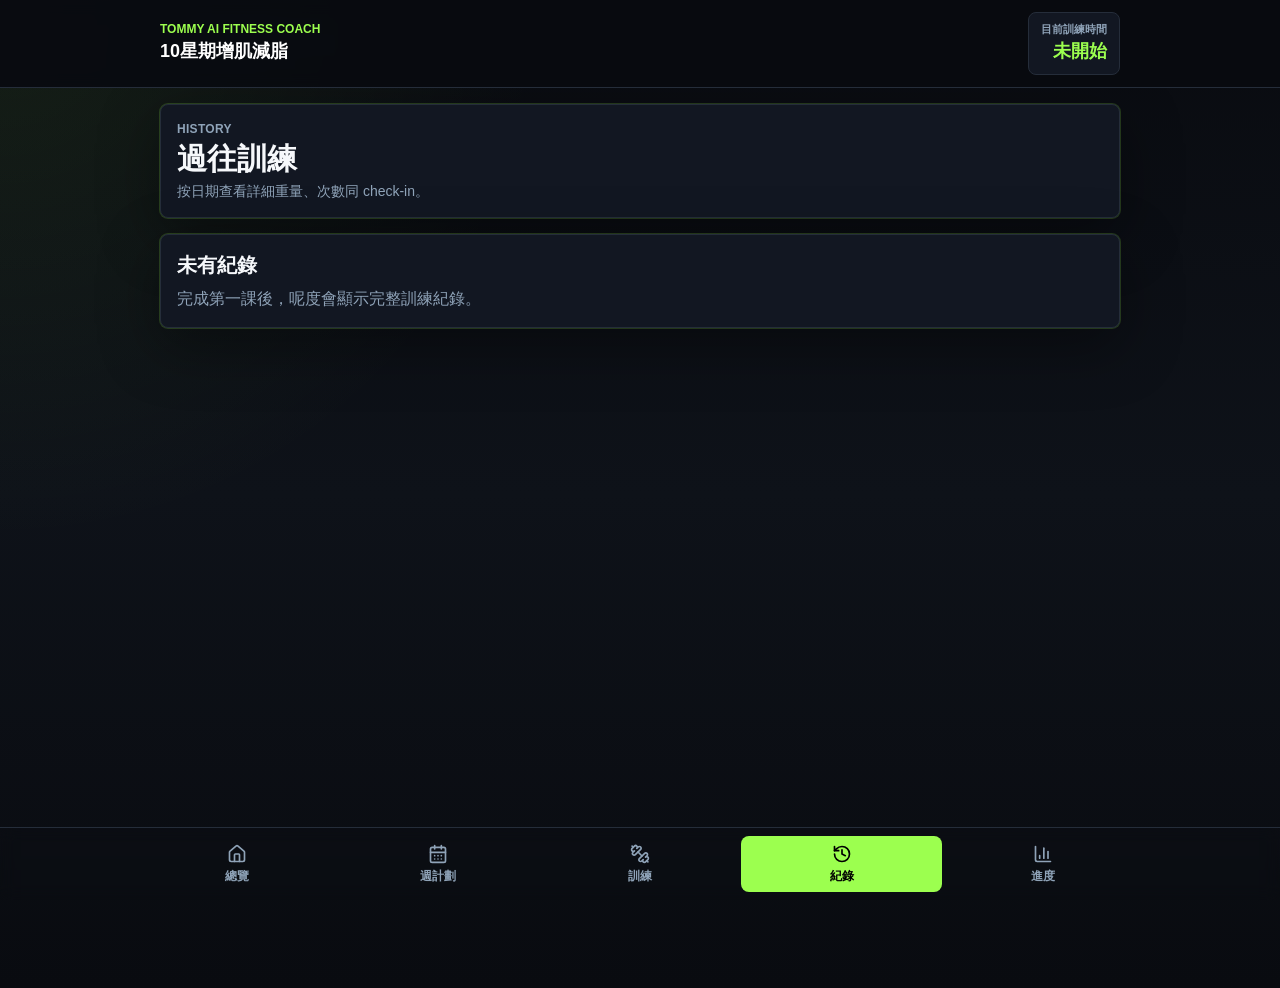
<file: history/index.html>
<!DOCTYPE html><html lang="zh-Hant"><head><meta charSet="utf-8"/><meta name="viewport" content="width=device-width, initial-scale=1"/><link rel="stylesheet" href="/_next/static/chunks/20ydl2kvoz6wz.css" data-precedence="next"/><link rel="preload" as="script" fetchPriority="low" href="/_next/static/chunks/2uz5yjdt-r040.js"/><script src="/_next/static/chunks/0bneqg_22dmba.js" async=""></script><script src="/_next/static/chunks/0cio6w1yf64om.js" async=""></script><script src="/_next/static/chunks/3y5fb6rx3zgsy.js" async=""></script><script src="/_next/static/chunks/1cd140qaizyek.js" async=""></script><script src="/_next/static/chunks/turbopack-2ptw74b12ijmc.js" async=""></script><script src="/_next/static/chunks/02dpotjhc-8n2.js" async=""></script><script src="/_next/static/chunks/1bj5qfiddmqrp.js" async=""></script><script src="/_next/static/chunks/43aifp9vy8k95.js" async=""></script><title>Tommy AI Fitness Coach</title><meta name="description" content="手機優先個人健身追蹤 Web App"/><meta name="application-name" content="Tommy AI Fitness Coach"/><link rel="manifest" href="/manifest.webmanifest"/><meta name="mobile-web-app-capable" content="yes"/><meta name="apple-mobile-web-app-title" content="Tommy Fitness"/><meta name="apple-mobile-web-app-status-bar-style" content="black-translucent"/><link rel="icon" href="/icon.svg" type="image/svg+xml"/><link rel="icon" href="/icon-192.png" sizes="192x192" type="image/png"/><link rel="icon" href="/icon-512.png" sizes="512x512" type="image/png"/><link rel="apple-touch-icon" href="/apple-touch-icon.png" sizes="180x180" type="image/png"/><script src="/_next/static/chunks/0cz1d0mv5g_q7.js" noModule=""></script></head><body><div hidden=""><!--$--><!--/$--></div><header class="sticky top-0 z-40 border-b border-line bg-coal/95 backdrop-blur"><div class="mx-auto flex max-w-5xl items-center justify-between gap-3 px-4 py-3 sm:px-6 lg:px-8"><div><p class="text-xs font-bold uppercase text-acid">Tommy AI Fitness Coach</p><h1 class="text-lg font-black text-white">10星期增肌減脂</h1></div><div class="rounded-lg border border-line bg-panel px-3 py-2 text-right"><p class="text-[11px] font-bold text-steel">目前訓練時間</p><p class="font-mono text-lg font-black text-acid">未開始</p></div></div></header><main><div class="screen space-y-4"><section class="panel"><p class="label">History</p><h2 class="mt-1 text-3xl font-black">過往訓練</h2><p class="mt-1 text-sm text-steel">按日期查看詳細重量、次數同 check-in。</p></section><section class="panel"><h3 class="text-xl font-black">未有紀錄</h3><p class="mt-2 text-steel">完成第一課後，呢度會顯示完整訓練紀錄。</p></section></div><!--$--><!--/$--></main><nav class="fixed inset-x-0 bottom-0 z-50 border-t border-line bg-coal/96 backdrop-blur"><div class="mx-auto grid max-w-5xl grid-cols-5 px-2 py-2"><a class="flex min-h-14 flex-col items-center justify-center gap-1 rounded-lg text-xs font-bold text-steel" href="/dashboard/"><svg xmlns="http://www.w3.org/2000/svg" width="20" height="20" viewBox="0 0 24 24" fill="none" stroke="currentColor" stroke-width="2" stroke-linecap="round" stroke-linejoin="round" class="lucide lucide-house"><path d="M15 21v-8a1 1 0 0 0-1-1h-4a1 1 0 0 0-1 1v8"></path><path d="M3 10a2 2 0 0 1 .709-1.528l7-5.999a2 2 0 0 1 2.582 0l7 5.999A2 2 0 0 1 21 10v9a2 2 0 0 1-2 2H5a2 2 0 0 1-2-2z"></path></svg><span>總覽</span></a><a class="flex min-h-14 flex-col items-center justify-center gap-1 rounded-lg text-xs font-bold text-steel" href="/weekly-plan/"><svg xmlns="http://www.w3.org/2000/svg" width="20" height="20" viewBox="0 0 24 24" fill="none" stroke="currentColor" stroke-width="2" stroke-linecap="round" stroke-linejoin="round" class="lucide lucide-calendar-days"><path d="M8 2v4"></path><path d="M16 2v4"></path><rect width="18" height="18" x="3" y="4" rx="2"></rect><path d="M3 10h18"></path><path d="M8 14h.01"></path><path d="M12 14h.01"></path><path d="M16 14h.01"></path><path d="M8 18h.01"></path><path d="M12 18h.01"></path><path d="M16 18h.01"></path></svg><span>週計劃</span></a><a class="flex min-h-14 flex-col items-center justify-center gap-1 rounded-lg text-xs font-bold text-steel" href="/workout/"><svg xmlns="http://www.w3.org/2000/svg" width="20" height="20" viewBox="0 0 24 24" fill="none" stroke="currentColor" stroke-width="2" stroke-linecap="round" stroke-linejoin="round" class="lucide lucide-dumbbell"><path d="M14.4 14.4 9.6 9.6"></path><path d="M18.657 21.485a2 2 0 1 1-2.829-2.828l-1.767 1.768a2 2 0 1 1-2.829-2.829l6.364-6.364a2 2 0 1 1 2.829 2.829l-1.768 1.767a2 2 0 1 1 2.828 2.829z"></path><path d="m21.5 21.5-1.4-1.4"></path><path d="M3.9 3.9 2.5 2.5"></path><path d="M6.404 12.768a2 2 0 1 1-2.829-2.829l1.768-1.767a2 2 0 1 1-2.828-2.829l2.828-2.828a2 2 0 1 1 2.829 2.828l1.767-1.768a2 2 0 1 1 2.829 2.829z"></path></svg><span>訓練</span></a><a class="flex min-h-14 flex-col items-center justify-center gap-1 rounded-lg text-xs font-bold bg-acid text-black" href="/history/"><svg xmlns="http://www.w3.org/2000/svg" width="20" height="20" viewBox="0 0 24 24" fill="none" stroke="currentColor" stroke-width="2" stroke-linecap="round" stroke-linejoin="round" class="lucide lucide-history"><path d="M3 12a9 9 0 1 0 9-9 9.75 9.75 0 0 0-6.74 2.74L3 8"></path><path d="M3 3v5h5"></path><path d="M12 7v5l4 2"></path></svg><span>紀錄</span></a><a class="flex min-h-14 flex-col items-center justify-center gap-1 rounded-lg text-xs font-bold text-steel" href="/progress/"><svg xmlns="http://www.w3.org/2000/svg" width="20" height="20" viewBox="0 0 24 24" fill="none" stroke="currentColor" stroke-width="2" stroke-linecap="round" stroke-linejoin="round" class="lucide lucide-chart-column"><path d="M3 3v16a2 2 0 0 0 2 2h16"></path><path d="M18 17V9"></path><path d="M13 17V5"></path><path d="M8 17v-3"></path></svg><span>進度</span></a></div></nav><script src="/_next/static/chunks/2uz5yjdt-r040.js" id="_R_" async=""></script><script>(self.__next_f=self.__next_f||[]).push([0])</script><script>self.__next_f.push([1,"1:\"$Sreact.fragment\"\n2:I[59665,[\"/_next/static/chunks/02dpotjhc-8n2.js\",\"/_next/static/chunks/1bj5qfiddmqrp.js\"],\"AppShell\"]\n3:I[89135,[\"/_next/static/chunks/02dpotjhc-8n2.js\",\"/_next/static/chunks/1bj5qfiddmqrp.js\"],\"default\"]\n4:I[79909,[\"/_next/static/chunks/02dpotjhc-8n2.js\",\"/_next/static/chunks/1bj5qfiddmqrp.js\"],\"default\"]\n5:I[50994,[\"/_next/static/chunks/02dpotjhc-8n2.js\",\"/_next/static/chunks/1bj5qfiddmqrp.js\"],\"ClientPageRoot\"]\n6:I[40801,[\"/_next/static/chunks/02dpotjhc-8n2.js\",\"/_next/static/chunks/1bj5qfiddmqrp.js\",\"/_next/static/chunks/43aifp9vy8k95.js\"],\"default\"]\n9:I[60683,[\"/_next/static/chunks/02dpotjhc-8n2.js\",\"/_next/static/chunks/1bj5qfiddmqrp.js\"],\"OutletBoundary\"]\na:\"$Sreact.suspense\"\nd:I[60683,[\"/_next/static/chunks/02dpotjhc-8n2.js\",\"/_next/static/chunks/1bj5qfiddmqrp.js\"],\"ViewportBoundary\"]\nf:I[60683,[\"/_next/static/chunks/02dpotjhc-8n2.js\",\"/_next/static/chunks/1bj5qfiddmqrp.js\"],\"MetadataBoundary\"]\n11:I[41071,[\"/_next/static/chunks/02dpotjhc-8n2.js\",\"/_next/static/chunks/1bj5qfiddmqrp.js\"],\"default\",1]\n:HL[\"/_next/static/chunks/20ydl2kvoz6wz.css\",\"style\"]\n"])</script><script>self.__next_f.push([1,"0:{\"P\":null,\"c\":[\"\",\"history\",\"\"],\"q\":\"\",\"i\":false,\"f\":[[[\"\",{\"children\":[\"history\",{\"children\":[\"__PAGE__\",{}]}]},\"$undefined\",\"$undefined\",16],[[\"$\",\"$1\",\"c\",{\"children\":[[[\"$\",\"link\",\"0\",{\"rel\":\"stylesheet\",\"href\":\"/_next/static/chunks/20ydl2kvoz6wz.css\",\"precedence\":\"next\",\"crossOrigin\":\"$undefined\",\"nonce\":\"$undefined\"}],[\"$\",\"script\",\"script-0\",{\"src\":\"/_next/static/chunks/02dpotjhc-8n2.js\",\"async\":true,\"nonce\":\"$undefined\"}],[\"$\",\"script\",\"script-1\",{\"src\":\"/_next/static/chunks/1bj5qfiddmqrp.js\",\"async\":true,\"nonce\":\"$undefined\"}]],[\"$\",\"html\",null,{\"lang\":\"zh-Hant\",\"children\":[\"$\",\"body\",null,{\"children\":[\"$\",\"$L2\",null,{\"children\":[\"$\",\"$L3\",null,{\"parallelRouterKey\":\"children\",\"error\":\"$undefined\",\"errorStyles\":\"$undefined\",\"errorScripts\":\"$undefined\",\"template\":[\"$\",\"$L4\",null,{}],\"templateStyles\":\"$undefined\",\"templateScripts\":\"$undefined\",\"notFound\":[[[\"$\",\"title\",null,{\"children\":\"404: This page could not be found.\"}],[\"$\",\"div\",null,{\"style\":{\"fontFamily\":\"system-ui,\\\"Segoe UI\\\",Roboto,Helvetica,Arial,sans-serif,\\\"Apple Color Emoji\\\",\\\"Segoe UI Emoji\\\"\",\"height\":\"100vh\",\"textAlign\":\"center\",\"display\":\"flex\",\"flexDirection\":\"column\",\"alignItems\":\"center\",\"justifyContent\":\"center\"},\"children\":[\"$\",\"div\",null,{\"children\":[[\"$\",\"style\",null,{\"dangerouslySetInnerHTML\":{\"__html\":\"body{color:#000;background:#fff;margin:0}.next-error-h1{border-right:1px solid rgba(0,0,0,.3)}@media (prefers-color-scheme:dark){body{color:#fff;background:#000}.next-error-h1{border-right:1px solid rgba(255,255,255,.3)}}\"}}],[\"$\",\"h1\",null,{\"className\":\"next-error-h1\",\"style\":{\"display\":\"inline-block\",\"margin\":\"0 20px 0 0\",\"padding\":\"0 23px 0 0\",\"fontSize\":24,\"fontWeight\":500,\"verticalAlign\":\"top\",\"lineHeight\":\"49px\"},\"children\":404}],[\"$\",\"div\",null,{\"style\":{\"display\":\"inline-block\"},\"children\":[\"$\",\"h2\",null,{\"style\":{\"fontSize\":14,\"fontWeight\":400,\"lineHeight\":\"49px\",\"margin\":0},\"children\":\"This page could not be found.\"}]}]]}]}]],[]],\"forbidden\":\"$undefined\",\"unauthorized\":\"$undefined\"}]}]}]}]]}],{\"children\":[[\"$\",\"$1\",\"c\",{\"children\":[null,[\"$\",\"$L3\",null,{\"parallelRouterKey\":\"children\",\"error\":\"$undefined\",\"errorStyles\":\"$undefined\",\"errorScripts\":\"$undefined\",\"template\":[\"$\",\"$L4\",null,{}],\"templateStyles\":\"$undefined\",\"templateScripts\":\"$undefined\",\"notFound\":\"$undefined\",\"forbidden\":\"$undefined\",\"unauthorized\":\"$undefined\"}]]}],{\"children\":[[\"$\",\"$1\",\"c\",{\"children\":[[\"$\",\"$L5\",null,{\"Component\":\"$6\",\"serverProvidedParams\":{\"searchParams\":{},\"params\":{},\"promises\":[\"$@7\",\"$@8\"]}}],[[\"$\",\"script\",\"script-0\",{\"src\":\"/_next/static/chunks/43aifp9vy8k95.js\",\"async\":true,\"nonce\":\"$undefined\"}]],[\"$\",\"$L9\",null,{\"children\":[\"$\",\"$a\",null,{\"name\":\"Next.MetadataOutlet\",\"children\":\"$@b\"}]}]]}],{},null,false,null]},null,false,\"$@c\"]},null,false,null],[\"$\",\"$1\",\"h\",{\"children\":[null,[\"$\",\"$Ld\",null,{\"children\":\"$Le\"}],[\"$\",\"div\",null,{\"hidden\":true,\"children\":[\"$\",\"$Lf\",null,{\"children\":[\"$\",\"$a\",null,{\"name\":\"Next.Metadata\",\"children\":\"$L10\"}]}]}],null]}],false]],\"m\":\"$undefined\",\"G\":[\"$11\",[[\"$\",\"link\",\"0\",{\"rel\":\"stylesheet\",\"href\":\"/_next/static/chunks/20ydl2kvoz6wz.css\",\"precedence\":\"next\",\"crossOrigin\":\"$undefined\",\"nonce\":\"$undefined\"}]]],\"S\":true,\"h\":null,\"s\":\"$undefined\",\"l\":\"$undefined\",\"p\":\"$undefined\",\"d\":\"$undefined\",\"b\":\"HMfemsHj-oLweU-6OEqJQ\"}\n"])</script><script>self.__next_f.push([1,"12:[]\nc:\"$W12\"\n7:{}\n8:\"$0:f:0:1:1:children:1:children:0:props:children:0:props:serverProvidedParams:params\"\n"])</script><script>self.__next_f.push([1,"e:[[\"$\",\"meta\",\"0\",{\"charSet\":\"utf-8\"}],[\"$\",\"meta\",\"1\",{\"name\":\"viewport\",\"content\":\"width=device-width, initial-scale=1\"}]]\n"])</script><script>self.__next_f.push([1,"13:I[414,[\"/_next/static/chunks/02dpotjhc-8n2.js\",\"/_next/static/chunks/1bj5qfiddmqrp.js\"],\"IconMark\"]\nb:null\n10:[[\"$\",\"title\",\"0\",{\"children\":\"Tommy AI Fitness Coach\"}],[\"$\",\"meta\",\"1\",{\"name\":\"description\",\"content\":\"手機優先個人健身追蹤 Web App\"}],[\"$\",\"meta\",\"2\",{\"name\":\"application-name\",\"content\":\"Tommy AI Fitness Coach\"}],[\"$\",\"link\",\"3\",{\"rel\":\"manifest\",\"href\":\"/manifest.webmanifest\",\"crossOrigin\":\"$undefined\"}],[\"$\",\"meta\",\"4\",{\"name\":\"mobile-web-app-capable\",\"content\":\"yes\"}],[\"$\",\"meta\",\"5\",{\"name\":\"apple-mobile-web-app-title\",\"content\":\"Tommy Fitness\"}],[\"$\",\"meta\",\"6\",{\"name\":\"apple-mobile-web-app-status-bar-style\",\"content\":\"black-translucent\"}],[\"$\",\"link\",\"7\",{\"rel\":\"icon\",\"href\":\"/icon.svg\",\"type\":\"image/svg+xml\"}],[\"$\",\"link\",\"8\",{\"rel\":\"icon\",\"href\":\"/icon-192.png\",\"sizes\":\"192x192\",\"type\":\"image/png\"}],[\"$\",\"link\",\"9\",{\"rel\":\"icon\",\"href\":\"/icon-512.png\",\"sizes\":\"512x512\",\"type\":\"image/png\"}],[\"$\",\"link\",\"10\",{\"rel\":\"apple-touch-icon\",\"href\":\"/apple-touch-icon.png\",\"sizes\":\"180x180\",\"type\":\"image/png\"}],[\"$\",\"$L13\",\"11\",{}]]\n"])</script></body></html>
</file>
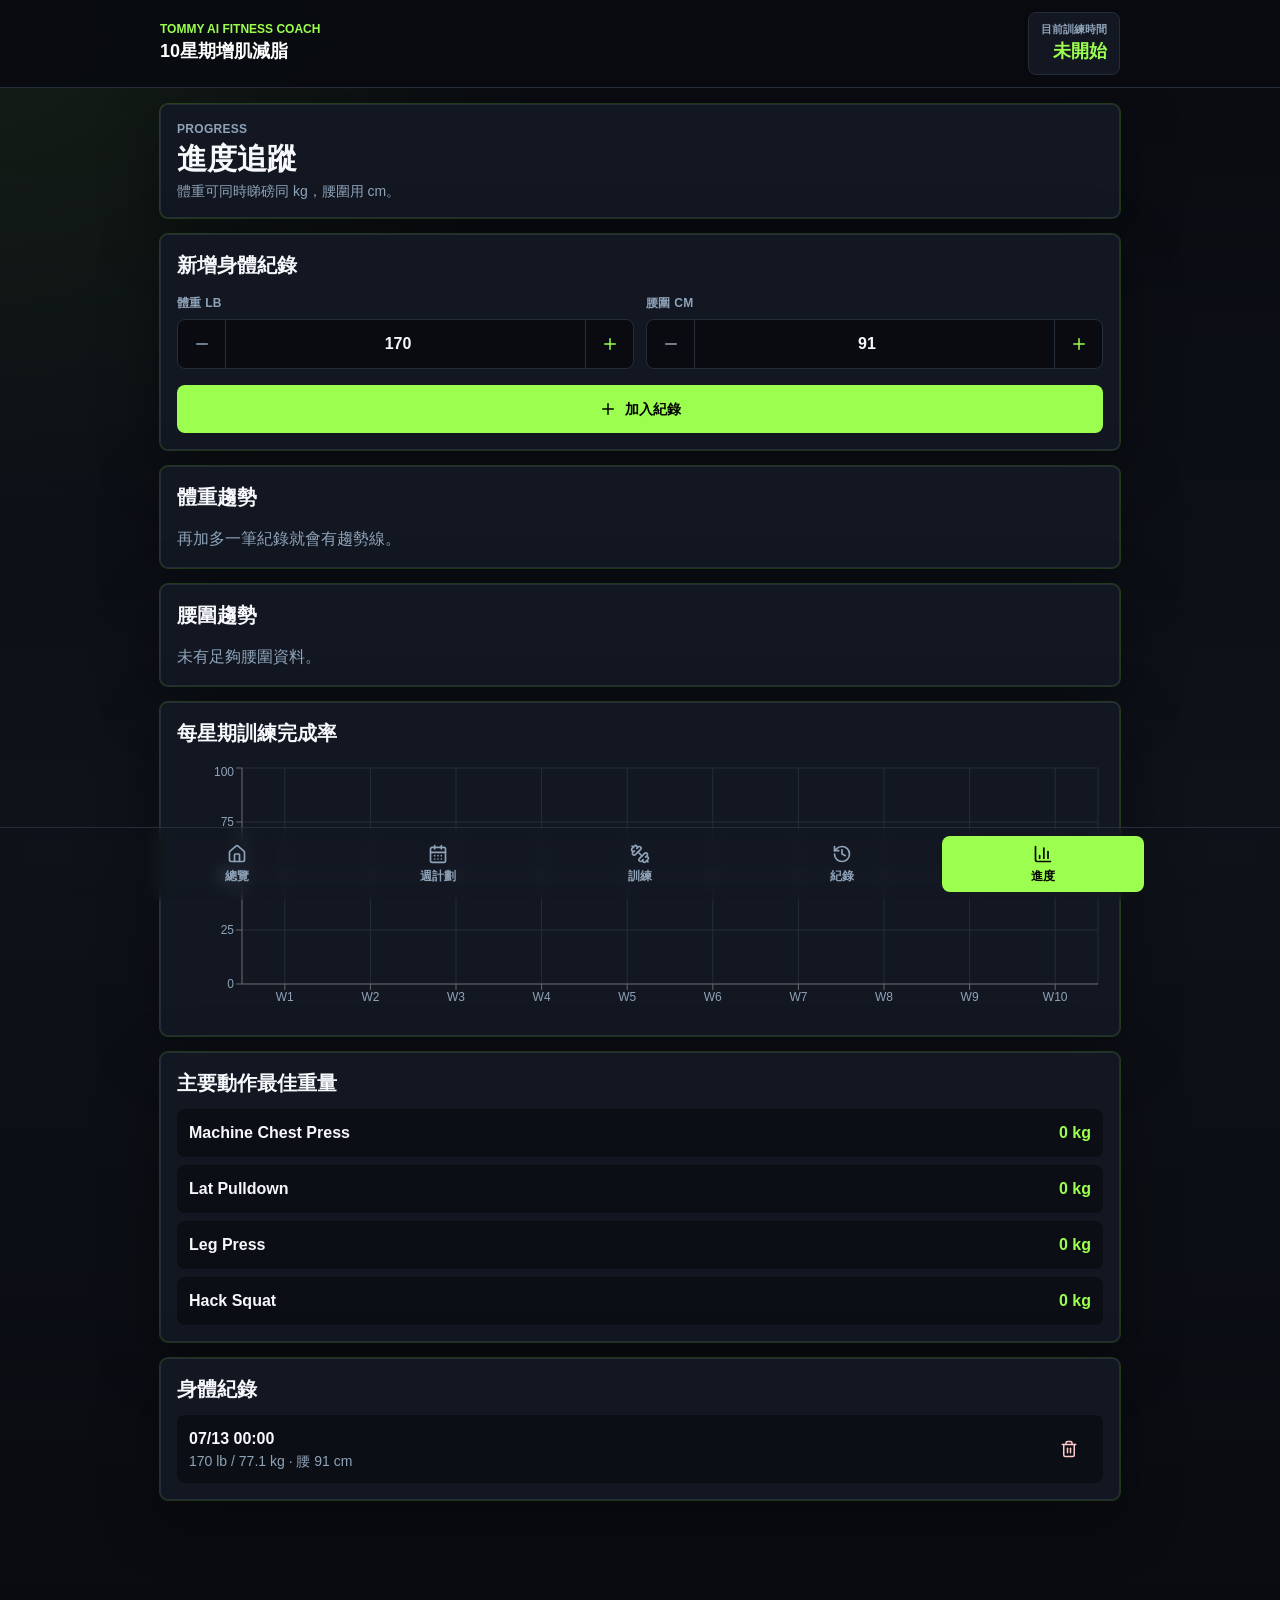
<file: progress/index.html>
<!DOCTYPE html><html lang="zh-Hant"><head><meta charSet="utf-8"/><meta name="viewport" content="width=device-width, initial-scale=1"/><link rel="stylesheet" href="/_next/static/chunks/20ydl2kvoz6wz.css" data-precedence="next"/><link rel="preload" as="script" fetchPriority="low" href="/_next/static/chunks/2uz5yjdt-r040.js"/><script src="/_next/static/chunks/0bneqg_22dmba.js" async=""></script><script src="/_next/static/chunks/0cio6w1yf64om.js" async=""></script><script src="/_next/static/chunks/3y5fb6rx3zgsy.js" async=""></script><script src="/_next/static/chunks/1cd140qaizyek.js" async=""></script><script src="/_next/static/chunks/turbopack-2ptw74b12ijmc.js" async=""></script><script src="/_next/static/chunks/02dpotjhc-8n2.js" async=""></script><script src="/_next/static/chunks/1bj5qfiddmqrp.js" async=""></script><script src="/_next/static/chunks/3ahrs1kdv-0fu.js" async=""></script><script src="/_next/static/chunks/195ntc_plkory.js" async=""></script><title>Tommy AI Fitness Coach</title><meta name="description" content="手機優先個人健身追蹤 Web App"/><meta name="application-name" content="Tommy AI Fitness Coach"/><link rel="manifest" href="/manifest.webmanifest"/><meta name="mobile-web-app-capable" content="yes"/><meta name="apple-mobile-web-app-title" content="Tommy Fitness"/><meta name="apple-mobile-web-app-status-bar-style" content="black-translucent"/><link rel="icon" href="/icon.svg" type="image/svg+xml"/><link rel="icon" href="/icon-192.png" sizes="192x192" type="image/png"/><link rel="icon" href="/icon-512.png" sizes="512x512" type="image/png"/><link rel="apple-touch-icon" href="/apple-touch-icon.png" sizes="180x180" type="image/png"/><script src="/_next/static/chunks/0cz1d0mv5g_q7.js" noModule=""></script></head><body><div hidden=""><!--$--><!--/$--></div><header class="sticky top-0 z-40 border-b border-line bg-coal/95 backdrop-blur"><div class="mx-auto flex max-w-5xl items-center justify-between gap-3 px-4 py-3 sm:px-6 lg:px-8"><div><p class="text-xs font-bold uppercase text-acid">Tommy AI Fitness Coach</p><h1 class="text-lg font-black text-white">10星期增肌減脂</h1></div><div class="rounded-lg border border-line bg-panel px-3 py-2 text-right"><p class="text-[11px] font-bold text-steel">目前訓練時間</p><p class="font-mono text-lg font-black text-acid">未開始</p></div></div></header><main><div class="screen space-y-4"><section class="panel"><p class="label">Progress</p><h2 class="mt-1 text-3xl font-black">進度追蹤</h2><p class="mt-1 text-sm text-steel">體重可同時睇磅同 kg，腰圍用 cm。</p></section><section class="panel space-y-4"><h3 class="text-xl font-black">新增身體紀錄</h3><div class="grid grid-cols-2 gap-3"><div><p class="label mb-2">體重 lb</p><div class="grid grid-cols-[48px_1fr_48px] overflow-hidden rounded-lg border border-line bg-coal"><button class="flex min-h-12 items-center justify-center border-r border-line text-steel" type="button"><svg xmlns="http://www.w3.org/2000/svg" width="18" height="18" viewBox="0 0 24 24" fill="none" stroke="currentColor" stroke-width="2" stroke-linecap="round" stroke-linejoin="round" class="lucide lucide-minus"><path d="M5 12h14"></path></svg></button><input class="w-full bg-transparent px-2 text-center text-base font-bold outline-none" inputMode="decimal" type="number" value="170"/><button class="flex min-h-12 items-center justify-center border-l border-line text-acid" type="button"><svg xmlns="http://www.w3.org/2000/svg" width="18" height="18" viewBox="0 0 24 24" fill="none" stroke="currentColor" stroke-width="2" stroke-linecap="round" stroke-linejoin="round" class="lucide lucide-plus"><path d="M5 12h14"></path><path d="M12 5v14"></path></svg></button></div></div><div><p class="label mb-2">腰圍 cm</p><div class="grid grid-cols-[48px_1fr_48px] overflow-hidden rounded-lg border border-line bg-coal"><button class="flex min-h-12 items-center justify-center border-r border-line text-steel" type="button"><svg xmlns="http://www.w3.org/2000/svg" width="18" height="18" viewBox="0 0 24 24" fill="none" stroke="currentColor" stroke-width="2" stroke-linecap="round" stroke-linejoin="round" class="lucide lucide-minus"><path d="M5 12h14"></path></svg></button><input class="w-full bg-transparent px-2 text-center text-base font-bold outline-none" inputMode="decimal" type="number" value="91"/><button class="flex min-h-12 items-center justify-center border-l border-line text-acid" type="button"><svg xmlns="http://www.w3.org/2000/svg" width="18" height="18" viewBox="0 0 24 24" fill="none" stroke="currentColor" stroke-width="2" stroke-linecap="round" stroke-linejoin="round" class="lucide lucide-plus"><path d="M5 12h14"></path><path d="M12 5v14"></path></svg></button></div></div></div><button class="btn-primary w-full" type="button"><svg xmlns="http://www.w3.org/2000/svg" width="18" height="18" viewBox="0 0 24 24" fill="none" stroke="currentColor" stroke-width="2" stroke-linecap="round" stroke-linejoin="round" class="lucide lucide-plus"><path d="M5 12h14"></path><path d="M12 5v14"></path></svg> 加入紀錄</button></section><section class="panel"><h3 class="mb-4 text-xl font-black">體重趨勢</h3><p class="text-steel">再加多一筆紀錄就會有趨勢線。</p></section><section class="panel"><h3 class="mb-4 text-xl font-black">腰圍趨勢</h3><p class="text-steel">未有足夠腰圍資料。</p></section><section class="panel"><h3 class="mb-4 text-xl font-black">每星期訓練完成率</h3><div class="h-64"><div class="recharts-responsive-container" style="width:100%;height:100%;min-width:0"><div style="width:0;height:0;overflow:visible"></div></div></div></section><section class="panel"><h3 class="mb-3 text-xl font-black">主要動作最佳重量</h3><div class="space-y-2"><div class="flex items-center justify-between rounded-lg bg-coal/70 p-3"><span class="font-bold">Machine Chest Press</span><span class="text-acid font-black">0<!-- --> kg</span></div><div class="flex items-center justify-between rounded-lg bg-coal/70 p-3"><span class="font-bold">Lat Pulldown</span><span class="text-acid font-black">0<!-- --> kg</span></div><div class="flex items-center justify-between rounded-lg bg-coal/70 p-3"><span class="font-bold">Leg Press</span><span class="text-acid font-black">0<!-- --> kg</span></div><div class="flex items-center justify-between rounded-lg bg-coal/70 p-3"><span class="font-bold">Hack Squat</span><span class="text-acid font-black">0<!-- --> kg</span></div></div></section><section class="panel"><h3 class="mb-3 text-xl font-black">身體紀錄</h3><div class="space-y-2"><div class="flex items-center justify-between gap-3 rounded-lg bg-coal/70 p-3"><div><p class="font-bold">07/13 01:00</p><p class="text-sm text-steel">170<!-- --> lb / <!-- -->77.1<!-- --> kg · 腰 <!-- -->91<!-- --> cm</p></div><button class="flex min-h-11 min-w-11 items-center justify-center rounded-lg p-2 text-red-200" type="button" aria-label="刪除身體紀錄"><svg xmlns="http://www.w3.org/2000/svg" width="18" height="18" viewBox="0 0 24 24" fill="none" stroke="currentColor" stroke-width="2" stroke-linecap="round" stroke-linejoin="round" class="lucide lucide-trash2"><path d="M3 6h18"></path><path d="M19 6v14c0 1-1 2-2 2H7c-1 0-2-1-2-2V6"></path><path d="M8 6V4c0-1 1-2 2-2h4c1 0 2 1 2 2v2"></path><line x1="10" x2="10" y1="11" y2="17"></line><line x1="14" x2="14" y1="11" y2="17"></line></svg></button></div></div></section></div><!--$--><!--/$--></main><nav class="fixed inset-x-0 bottom-0 z-50 border-t border-line bg-coal/96 backdrop-blur"><div class="mx-auto grid max-w-5xl grid-cols-5 px-2 py-2"><a class="flex min-h-14 flex-col items-center justify-center gap-1 rounded-lg text-xs font-bold text-steel" href="/dashboard/"><svg xmlns="http://www.w3.org/2000/svg" width="20" height="20" viewBox="0 0 24 24" fill="none" stroke="currentColor" stroke-width="2" stroke-linecap="round" stroke-linejoin="round" class="lucide lucide-house"><path d="M15 21v-8a1 1 0 0 0-1-1h-4a1 1 0 0 0-1 1v8"></path><path d="M3 10a2 2 0 0 1 .709-1.528l7-5.999a2 2 0 0 1 2.582 0l7 5.999A2 2 0 0 1 21 10v9a2 2 0 0 1-2 2H5a2 2 0 0 1-2-2z"></path></svg><span>總覽</span></a><a class="flex min-h-14 flex-col items-center justify-center gap-1 rounded-lg text-xs font-bold text-steel" href="/weekly-plan/"><svg xmlns="http://www.w3.org/2000/svg" width="20" height="20" viewBox="0 0 24 24" fill="none" stroke="currentColor" stroke-width="2" stroke-linecap="round" stroke-linejoin="round" class="lucide lucide-calendar-days"><path d="M8 2v4"></path><path d="M16 2v4"></path><rect width="18" height="18" x="3" y="4" rx="2"></rect><path d="M3 10h18"></path><path d="M8 14h.01"></path><path d="M12 14h.01"></path><path d="M16 14h.01"></path><path d="M8 18h.01"></path><path d="M12 18h.01"></path><path d="M16 18h.01"></path></svg><span>週計劃</span></a><a class="flex min-h-14 flex-col items-center justify-center gap-1 rounded-lg text-xs font-bold text-steel" href="/workout/"><svg xmlns="http://www.w3.org/2000/svg" width="20" height="20" viewBox="0 0 24 24" fill="none" stroke="currentColor" stroke-width="2" stroke-linecap="round" stroke-linejoin="round" class="lucide lucide-dumbbell"><path d="M14.4 14.4 9.6 9.6"></path><path d="M18.657 21.485a2 2 0 1 1-2.829-2.828l-1.767 1.768a2 2 0 1 1-2.829-2.829l6.364-6.364a2 2 0 1 1 2.829 2.829l-1.768 1.767a2 2 0 1 1 2.828 2.829z"></path><path d="m21.5 21.5-1.4-1.4"></path><path d="M3.9 3.9 2.5 2.5"></path><path d="M6.404 12.768a2 2 0 1 1-2.829-2.829l1.768-1.767a2 2 0 1 1-2.828-2.829l2.828-2.828a2 2 0 1 1 2.829 2.828l1.767-1.768a2 2 0 1 1 2.829 2.829z"></path></svg><span>訓練</span></a><a class="flex min-h-14 flex-col items-center justify-center gap-1 rounded-lg text-xs font-bold text-steel" href="/history/"><svg xmlns="http://www.w3.org/2000/svg" width="20" height="20" viewBox="0 0 24 24" fill="none" stroke="currentColor" stroke-width="2" stroke-linecap="round" stroke-linejoin="round" class="lucide lucide-history"><path d="M3 12a9 9 0 1 0 9-9 9.75 9.75 0 0 0-6.74 2.74L3 8"></path><path d="M3 3v5h5"></path><path d="M12 7v5l4 2"></path></svg><span>紀錄</span></a><a class="flex min-h-14 flex-col items-center justify-center gap-1 rounded-lg text-xs font-bold bg-acid text-black" href="/progress/"><svg xmlns="http://www.w3.org/2000/svg" width="20" height="20" viewBox="0 0 24 24" fill="none" stroke="currentColor" stroke-width="2" stroke-linecap="round" stroke-linejoin="round" class="lucide lucide-chart-column"><path d="M3 3v16a2 2 0 0 0 2 2h16"></path><path d="M18 17V9"></path><path d="M13 17V5"></path><path d="M8 17v-3"></path></svg><span>進度</span></a></div></nav><script src="/_next/static/chunks/2uz5yjdt-r040.js" id="_R_" async=""></script><script>(self.__next_f=self.__next_f||[]).push([0])</script><script>self.__next_f.push([1,"1:\"$Sreact.fragment\"\n2:I[59665,[\"/_next/static/chunks/02dpotjhc-8n2.js\",\"/_next/static/chunks/1bj5qfiddmqrp.js\"],\"AppShell\"]\n3:I[89135,[\"/_next/static/chunks/02dpotjhc-8n2.js\",\"/_next/static/chunks/1bj5qfiddmqrp.js\"],\"default\"]\n4:I[79909,[\"/_next/static/chunks/02dpotjhc-8n2.js\",\"/_next/static/chunks/1bj5qfiddmqrp.js\"],\"default\"]\n5:I[50994,[\"/_next/static/chunks/02dpotjhc-8n2.js\",\"/_next/static/chunks/1bj5qfiddmqrp.js\"],\"ClientPageRoot\"]\n6:I[18040,[\"/_next/static/chunks/02dpotjhc-8n2.js\",\"/_next/static/chunks/1bj5qfiddmqrp.js\",\"/_next/static/chunks/3ahrs1kdv-0fu.js\",\"/_next/static/chunks/195ntc_plkory.js\"],\"default\"]\n9:I[60683,[\"/_next/static/chunks/02dpotjhc-8n2.js\",\"/_next/static/chunks/1bj5qfiddmqrp.js\"],\"OutletBoundary\"]\na:\"$Sreact.suspense\"\nd:I[60683,[\"/_next/static/chunks/02dpotjhc-8n2.js\",\"/_next/static/chunks/1bj5qfiddmqrp.js\"],\"ViewportBoundary\"]\nf:I[60683,[\"/_next/static/chunks/02dpotjhc-8n2.js\",\"/_next/static/chunks/1bj5qfiddmqrp.js\"],\"MetadataBoundary\"]\n11:I[41071,[\"/_next/static/chunks/02dpotjhc-8n2.js\",\"/_next/static/chunks/1bj5qfiddmqrp.js\"],\"default\",1]\n:HL[\"/_next/static/chunks/20ydl2kvoz6wz.css\",\"style\"]\n"])</script><script>self.__next_f.push([1,"0:{\"P\":null,\"c\":[\"\",\"progress\",\"\"],\"q\":\"\",\"i\":false,\"f\":[[[\"\",{\"children\":[\"progress\",{\"children\":[\"__PAGE__\",{}]}]},\"$undefined\",\"$undefined\",16],[[\"$\",\"$1\",\"c\",{\"children\":[[[\"$\",\"link\",\"0\",{\"rel\":\"stylesheet\",\"href\":\"/_next/static/chunks/20ydl2kvoz6wz.css\",\"precedence\":\"next\",\"crossOrigin\":\"$undefined\",\"nonce\":\"$undefined\"}],[\"$\",\"script\",\"script-0\",{\"src\":\"/_next/static/chunks/02dpotjhc-8n2.js\",\"async\":true,\"nonce\":\"$undefined\"}],[\"$\",\"script\",\"script-1\",{\"src\":\"/_next/static/chunks/1bj5qfiddmqrp.js\",\"async\":true,\"nonce\":\"$undefined\"}]],[\"$\",\"html\",null,{\"lang\":\"zh-Hant\",\"children\":[\"$\",\"body\",null,{\"children\":[\"$\",\"$L2\",null,{\"children\":[\"$\",\"$L3\",null,{\"parallelRouterKey\":\"children\",\"error\":\"$undefined\",\"errorStyles\":\"$undefined\",\"errorScripts\":\"$undefined\",\"template\":[\"$\",\"$L4\",null,{}],\"templateStyles\":\"$undefined\",\"templateScripts\":\"$undefined\",\"notFound\":[[[\"$\",\"title\",null,{\"children\":\"404: This page could not be found.\"}],[\"$\",\"div\",null,{\"style\":{\"fontFamily\":\"system-ui,\\\"Segoe UI\\\",Roboto,Helvetica,Arial,sans-serif,\\\"Apple Color Emoji\\\",\\\"Segoe UI Emoji\\\"\",\"height\":\"100vh\",\"textAlign\":\"center\",\"display\":\"flex\",\"flexDirection\":\"column\",\"alignItems\":\"center\",\"justifyContent\":\"center\"},\"children\":[\"$\",\"div\",null,{\"children\":[[\"$\",\"style\",null,{\"dangerouslySetInnerHTML\":{\"__html\":\"body{color:#000;background:#fff;margin:0}.next-error-h1{border-right:1px solid rgba(0,0,0,.3)}@media (prefers-color-scheme:dark){body{color:#fff;background:#000}.next-error-h1{border-right:1px solid rgba(255,255,255,.3)}}\"}}],[\"$\",\"h1\",null,{\"className\":\"next-error-h1\",\"style\":{\"display\":\"inline-block\",\"margin\":\"0 20px 0 0\",\"padding\":\"0 23px 0 0\",\"fontSize\":24,\"fontWeight\":500,\"verticalAlign\":\"top\",\"lineHeight\":\"49px\"},\"children\":404}],[\"$\",\"div\",null,{\"style\":{\"display\":\"inline-block\"},\"children\":[\"$\",\"h2\",null,{\"style\":{\"fontSize\":14,\"fontWeight\":400,\"lineHeight\":\"49px\",\"margin\":0},\"children\":\"This page could not be found.\"}]}]]}]}]],[]],\"forbidden\":\"$undefined\",\"unauthorized\":\"$undefined\"}]}]}]}]]}],{\"children\":[[\"$\",\"$1\",\"c\",{\"children\":[null,[\"$\",\"$L3\",null,{\"parallelRouterKey\":\"children\",\"error\":\"$undefined\",\"errorStyles\":\"$undefined\",\"errorScripts\":\"$undefined\",\"template\":[\"$\",\"$L4\",null,{}],\"templateStyles\":\"$undefined\",\"templateScripts\":\"$undefined\",\"notFound\":\"$undefined\",\"forbidden\":\"$undefined\",\"unauthorized\":\"$undefined\"}]]}],{\"children\":[[\"$\",\"$1\",\"c\",{\"children\":[[\"$\",\"$L5\",null,{\"Component\":\"$6\",\"serverProvidedParams\":{\"searchParams\":{},\"params\":{},\"promises\":[\"$@7\",\"$@8\"]}}],[[\"$\",\"script\",\"script-0\",{\"src\":\"/_next/static/chunks/3ahrs1kdv-0fu.js\",\"async\":true,\"nonce\":\"$undefined\"}],[\"$\",\"script\",\"script-1\",{\"src\":\"/_next/static/chunks/195ntc_plkory.js\",\"async\":true,\"nonce\":\"$undefined\"}]],[\"$\",\"$L9\",null,{\"children\":[\"$\",\"$a\",null,{\"name\":\"Next.MetadataOutlet\",\"children\":\"$@b\"}]}]]}],{},null,false,null]},null,false,\"$@c\"]},null,false,null],[\"$\",\"$1\",\"h\",{\"children\":[null,[\"$\",\"$Ld\",null,{\"children\":\"$Le\"}],[\"$\",\"div\",null,{\"hidden\":true,\"children\":[\"$\",\"$Lf\",null,{\"children\":[\"$\",\"$a\",null,{\"name\":\"Next.Metadata\",\"children\":\"$L10\"}]}]}],null]}],false]],\"m\":\"$undefined\",\"G\":[\"$11\",[[\"$\",\"link\",\"0\",{\"rel\":\"stylesheet\",\"href\":\"/_next/static/chunks/20ydl2kvoz6wz.css\",\"precedence\":\"next\",\"crossOrigin\":\"$undefined\",\"nonce\":\"$undefined\"}]]],\"S\":true,\"h\":null,\"s\":\"$undefined\",\"l\":\"$undefined\",\"p\":\"$undefined\",\"d\":\"$undefined\",\"b\":\"HMfemsHj-oLweU-6OEqJQ\"}\n"])</script><script>self.__next_f.push([1,"12:[]\nc:\"$W12\"\n7:{}\n8:\"$0:f:0:1:1:children:1:children:0:props:children:0:props:serverProvidedParams:params\"\n"])</script><script>self.__next_f.push([1,"e:[[\"$\",\"meta\",\"0\",{\"charSet\":\"utf-8\"}],[\"$\",\"meta\",\"1\",{\"name\":\"viewport\",\"content\":\"width=device-width, initial-scale=1\"}]]\n"])</script><script>self.__next_f.push([1,"13:I[414,[\"/_next/static/chunks/02dpotjhc-8n2.js\",\"/_next/static/chunks/1bj5qfiddmqrp.js\"],\"IconMark\"]\nb:null\n10:[[\"$\",\"title\",\"0\",{\"children\":\"Tommy AI Fitness Coach\"}],[\"$\",\"meta\",\"1\",{\"name\":\"description\",\"content\":\"手機優先個人健身追蹤 Web App\"}],[\"$\",\"meta\",\"2\",{\"name\":\"application-name\",\"content\":\"Tommy AI Fitness Coach\"}],[\"$\",\"link\",\"3\",{\"rel\":\"manifest\",\"href\":\"/manifest.webmanifest\",\"crossOrigin\":\"$undefined\"}],[\"$\",\"meta\",\"4\",{\"name\":\"mobile-web-app-capable\",\"content\":\"yes\"}],[\"$\",\"meta\",\"5\",{\"name\":\"apple-mobile-web-app-title\",\"content\":\"Tommy Fitness\"}],[\"$\",\"meta\",\"6\",{\"name\":\"apple-mobile-web-app-status-bar-style\",\"content\":\"black-translucent\"}],[\"$\",\"link\",\"7\",{\"rel\":\"icon\",\"href\":\"/icon.svg\",\"type\":\"image/svg+xml\"}],[\"$\",\"link\",\"8\",{\"rel\":\"icon\",\"href\":\"/icon-192.png\",\"sizes\":\"192x192\",\"type\":\"image/png\"}],[\"$\",\"link\",\"9\",{\"rel\":\"icon\",\"href\":\"/icon-512.png\",\"sizes\":\"512x512\",\"type\":\"image/png\"}],[\"$\",\"link\",\"10\",{\"rel\":\"apple-touch-icon\",\"href\":\"/apple-touch-icon.png\",\"sizes\":\"180x180\",\"type\":\"image/png\"}],[\"$\",\"$L13\",\"11\",{}]]\n"])</script></body></html>
</file>
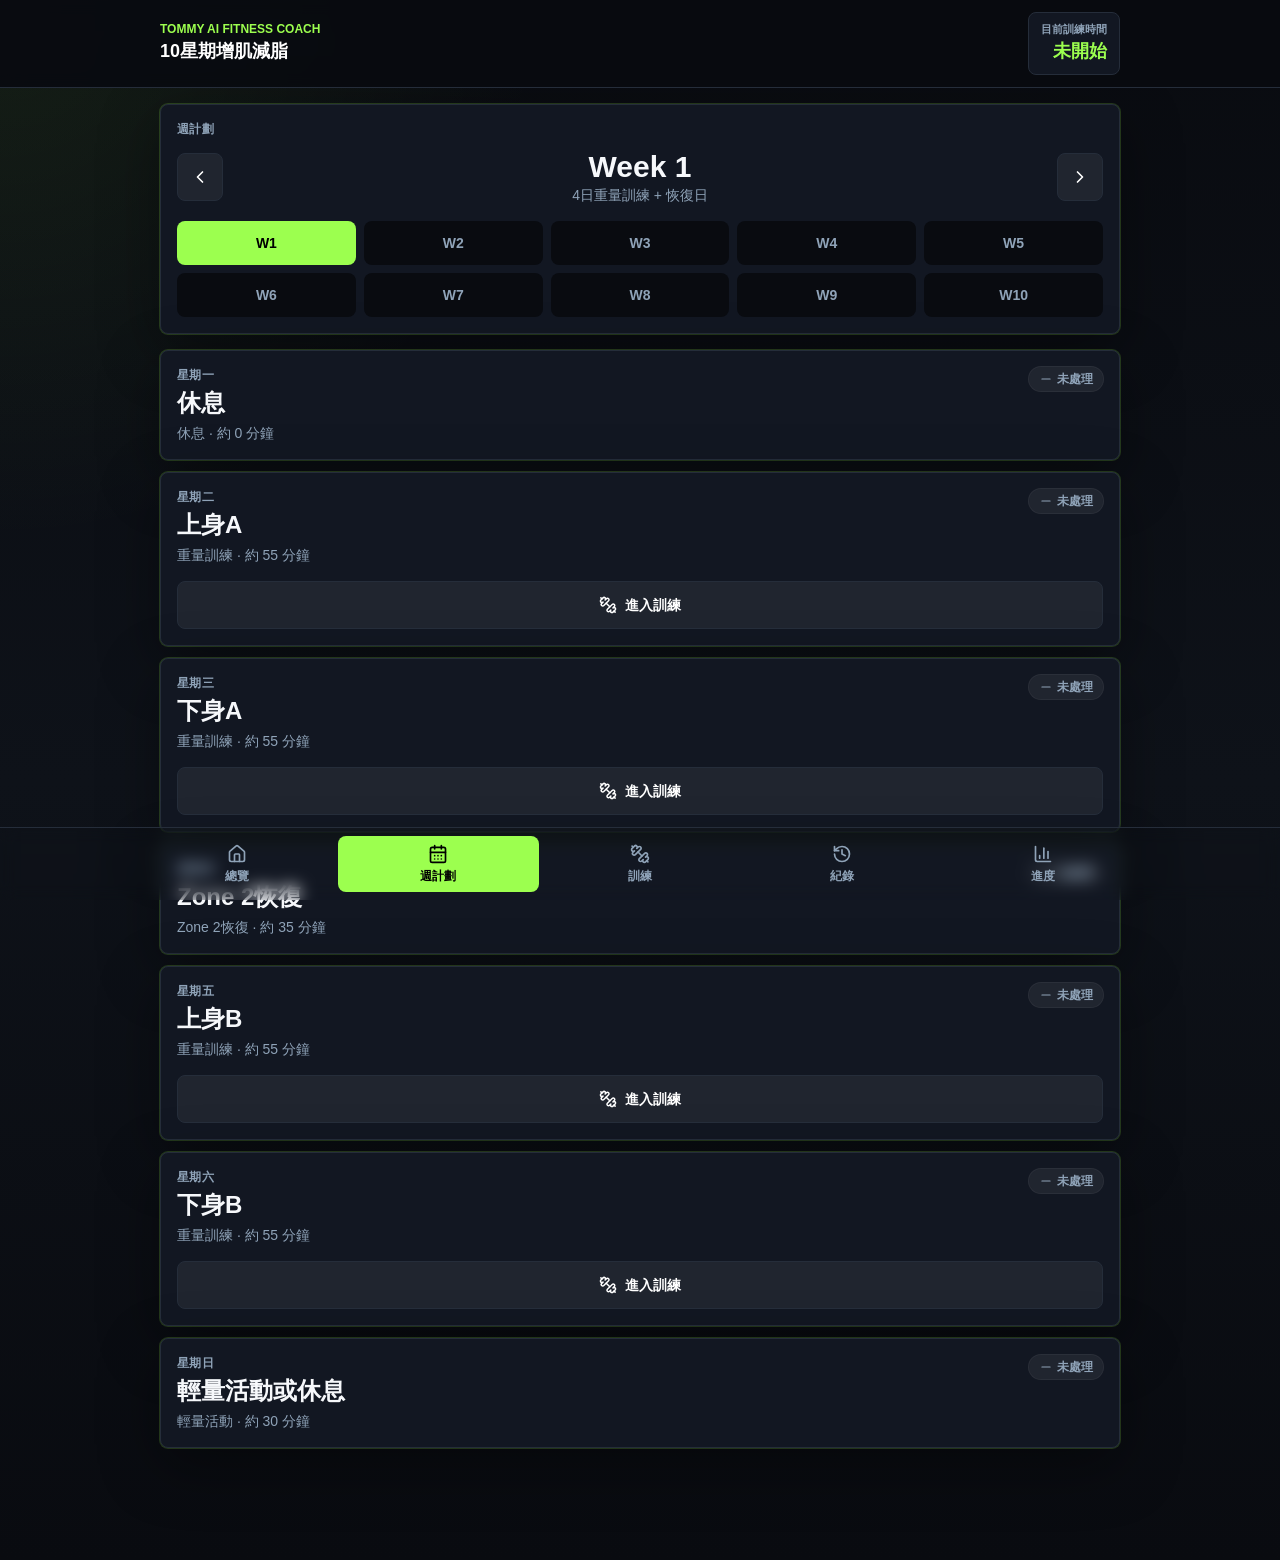
<file: weekly-plan/index.html>
<!DOCTYPE html><html lang="zh-Hant"><head><meta charSet="utf-8"/><meta name="viewport" content="width=device-width, initial-scale=1"/><link rel="stylesheet" href="/_next/static/chunks/20ydl2kvoz6wz.css" data-precedence="next"/><link rel="preload" as="script" fetchPriority="low" href="/_next/static/chunks/2uz5yjdt-r040.js"/><script src="/_next/static/chunks/0bneqg_22dmba.js" async=""></script><script src="/_next/static/chunks/0cio6w1yf64om.js" async=""></script><script src="/_next/static/chunks/3y5fb6rx3zgsy.js" async=""></script><script src="/_next/static/chunks/1cd140qaizyek.js" async=""></script><script src="/_next/static/chunks/turbopack-2ptw74b12ijmc.js" async=""></script><script src="/_next/static/chunks/02dpotjhc-8n2.js" async=""></script><script src="/_next/static/chunks/1bj5qfiddmqrp.js" async=""></script><script src="/_next/static/chunks/2ykcg4grj1zrf.js" async=""></script><title>Tommy AI Fitness Coach</title><meta name="description" content="手機優先個人健身追蹤 Web App"/><meta name="application-name" content="Tommy AI Fitness Coach"/><link rel="manifest" href="/manifest.webmanifest"/><meta name="mobile-web-app-capable" content="yes"/><meta name="apple-mobile-web-app-title" content="Tommy Fitness"/><meta name="apple-mobile-web-app-status-bar-style" content="black-translucent"/><link rel="icon" href="/icon.svg" type="image/svg+xml"/><link rel="icon" href="/icon-192.png" sizes="192x192" type="image/png"/><link rel="icon" href="/icon-512.png" sizes="512x512" type="image/png"/><link rel="apple-touch-icon" href="/apple-touch-icon.png" sizes="180x180" type="image/png"/><script src="/_next/static/chunks/0cz1d0mv5g_q7.js" noModule=""></script></head><body><div hidden=""><!--$--><!--/$--></div><header class="sticky top-0 z-40 border-b border-line bg-coal/95 backdrop-blur"><div class="mx-auto flex max-w-5xl items-center justify-between gap-3 px-4 py-3 sm:px-6 lg:px-8"><div><p class="text-xs font-bold uppercase text-acid">Tommy AI Fitness Coach</p><h1 class="text-lg font-black text-white">10星期增肌減脂</h1></div><div class="rounded-lg border border-line bg-panel px-3 py-2 text-right"><p class="text-[11px] font-bold text-steel">目前訓練時間</p><p class="font-mono text-lg font-black text-acid">未開始</p></div></div></header><main><div class="screen space-y-4"><section class="panel"><p class="label">週計劃</p><div class="mt-3 flex items-center justify-between gap-3"><button class="btn-secondary px-3" type="button"><svg xmlns="http://www.w3.org/2000/svg" width="20" height="20" viewBox="0 0 24 24" fill="none" stroke="currentColor" stroke-width="2" stroke-linecap="round" stroke-linejoin="round" class="lucide lucide-chevron-left"><path d="m15 18-6-6 6-6"></path></svg></button><div class="text-center"><h2 class="text-3xl font-black">Week <!-- -->1</h2><p class="text-sm text-steel">4日重量訓練 + 恢復日</p></div><button class="btn-secondary px-3" type="button"><svg xmlns="http://www.w3.org/2000/svg" width="20" height="20" viewBox="0 0 24 24" fill="none" stroke="currentColor" stroke-width="2" stroke-linecap="round" stroke-linejoin="round" class="lucide lucide-chevron-right"><path d="m9 18 6-6-6-6"></path></svg></button></div><div class="mt-4 grid grid-cols-5 gap-2"><button class="min-h-11 rounded-lg text-sm font-black bg-acid text-black" type="button">W<!-- -->1</button><button class="min-h-11 rounded-lg text-sm font-black bg-coal text-steel" type="button">W<!-- -->2</button><button class="min-h-11 rounded-lg text-sm font-black bg-coal text-steel" type="button">W<!-- -->3</button><button class="min-h-11 rounded-lg text-sm font-black bg-coal text-steel" type="button">W<!-- -->4</button><button class="min-h-11 rounded-lg text-sm font-black bg-coal text-steel" type="button">W<!-- -->5</button><button class="min-h-11 rounded-lg text-sm font-black bg-coal text-steel" type="button">W<!-- -->6</button><button class="min-h-11 rounded-lg text-sm font-black bg-coal text-steel" type="button">W<!-- -->7</button><button class="min-h-11 rounded-lg text-sm font-black bg-coal text-steel" type="button">W<!-- -->8</button><button class="min-h-11 rounded-lg text-sm font-black bg-coal text-steel" type="button">W<!-- -->9</button><button class="min-h-11 rounded-lg text-sm font-black bg-coal text-steel" type="button">W<!-- -->10</button></div></section><section class="space-y-3"><div class="panel"><div class="flex items-start justify-between gap-3"><div><p class="label">星期一</p><h3 class="mt-1 text-2xl font-black">休息</h3><p class="mt-1 text-sm text-steel">休息<!-- --> · 約 <!-- -->0<!-- --> 分鐘</p></div><span class="inline-flex items-center gap-1 rounded-full px-2.5 py-1 text-xs font-bold ring-1 bg-white/[0.06] text-steel ring-white/10"><svg xmlns="http://www.w3.org/2000/svg" width="14" height="14" viewBox="0 0 24 24" fill="none" stroke="currentColor" stroke-width="2" stroke-linecap="round" stroke-linejoin="round" class="lucide lucide-minus"><path d="M5 12h14"></path></svg>未處理</span></div></div><div class="panel"><div class="flex items-start justify-between gap-3"><div><p class="label">星期二</p><h3 class="mt-1 text-2xl font-black">上身A</h3><p class="mt-1 text-sm text-steel">重量訓練<!-- --> · 約 <!-- -->55<!-- --> 分鐘</p></div><span class="inline-flex items-center gap-1 rounded-full px-2.5 py-1 text-xs font-bold ring-1 bg-white/[0.06] text-steel ring-white/10"><svg xmlns="http://www.w3.org/2000/svg" width="14" height="14" viewBox="0 0 24 24" fill="none" stroke="currentColor" stroke-width="2" stroke-linecap="round" stroke-linejoin="round" class="lucide lucide-minus"><path d="M5 12h14"></path></svg>未處理</span></div><a class="btn-secondary mt-4 w-full" href="/workout/?week=1&amp;day=tue"><svg xmlns="http://www.w3.org/2000/svg" width="18" height="18" viewBox="0 0 24 24" fill="none" stroke="currentColor" stroke-width="2" stroke-linecap="round" stroke-linejoin="round" class="lucide lucide-dumbbell"><path d="M14.4 14.4 9.6 9.6"></path><path d="M18.657 21.485a2 2 0 1 1-2.829-2.828l-1.767 1.768a2 2 0 1 1-2.829-2.829l6.364-6.364a2 2 0 1 1 2.829 2.829l-1.768 1.767a2 2 0 1 1 2.828 2.829z"></path><path d="m21.5 21.5-1.4-1.4"></path><path d="M3.9 3.9 2.5 2.5"></path><path d="M6.404 12.768a2 2 0 1 1-2.829-2.829l1.768-1.767a2 2 0 1 1-2.828-2.829l2.828-2.828a2 2 0 1 1 2.829 2.828l1.767-1.768a2 2 0 1 1 2.829 2.829z"></path></svg>進入訓練</a></div><div class="panel"><div class="flex items-start justify-between gap-3"><div><p class="label">星期三</p><h3 class="mt-1 text-2xl font-black">下身A</h3><p class="mt-1 text-sm text-steel">重量訓練<!-- --> · 約 <!-- -->55<!-- --> 分鐘</p></div><span class="inline-flex items-center gap-1 rounded-full px-2.5 py-1 text-xs font-bold ring-1 bg-white/[0.06] text-steel ring-white/10"><svg xmlns="http://www.w3.org/2000/svg" width="14" height="14" viewBox="0 0 24 24" fill="none" stroke="currentColor" stroke-width="2" stroke-linecap="round" stroke-linejoin="round" class="lucide lucide-minus"><path d="M5 12h14"></path></svg>未處理</span></div><a class="btn-secondary mt-4 w-full" href="/workout/?week=1&amp;day=wed"><svg xmlns="http://www.w3.org/2000/svg" width="18" height="18" viewBox="0 0 24 24" fill="none" stroke="currentColor" stroke-width="2" stroke-linecap="round" stroke-linejoin="round" class="lucide lucide-dumbbell"><path d="M14.4 14.4 9.6 9.6"></path><path d="M18.657 21.485a2 2 0 1 1-2.829-2.828l-1.767 1.768a2 2 0 1 1-2.829-2.829l6.364-6.364a2 2 0 1 1 2.829 2.829l-1.768 1.767a2 2 0 1 1 2.828 2.829z"></path><path d="m21.5 21.5-1.4-1.4"></path><path d="M3.9 3.9 2.5 2.5"></path><path d="M6.404 12.768a2 2 0 1 1-2.829-2.829l1.768-1.767a2 2 0 1 1-2.828-2.829l2.828-2.828a2 2 0 1 1 2.829 2.828l1.767-1.768a2 2 0 1 1 2.829 2.829z"></path></svg>進入訓練</a></div><div class="panel"><div class="flex items-start justify-between gap-3"><div><p class="label">星期四</p><h3 class="mt-1 text-2xl font-black">Zone 2恢復</h3><p class="mt-1 text-sm text-steel">Zone 2恢復<!-- --> · 約 <!-- -->35<!-- --> 分鐘</p></div><span class="inline-flex items-center gap-1 rounded-full px-2.5 py-1 text-xs font-bold ring-1 bg-white/[0.06] text-steel ring-white/10"><svg xmlns="http://www.w3.org/2000/svg" width="14" height="14" viewBox="0 0 24 24" fill="none" stroke="currentColor" stroke-width="2" stroke-linecap="round" stroke-linejoin="round" class="lucide lucide-minus"><path d="M5 12h14"></path></svg>未處理</span></div></div><div class="panel"><div class="flex items-start justify-between gap-3"><div><p class="label">星期五</p><h3 class="mt-1 text-2xl font-black">上身B</h3><p class="mt-1 text-sm text-steel">重量訓練<!-- --> · 約 <!-- -->55<!-- --> 分鐘</p></div><span class="inline-flex items-center gap-1 rounded-full px-2.5 py-1 text-xs font-bold ring-1 bg-white/[0.06] text-steel ring-white/10"><svg xmlns="http://www.w3.org/2000/svg" width="14" height="14" viewBox="0 0 24 24" fill="none" stroke="currentColor" stroke-width="2" stroke-linecap="round" stroke-linejoin="round" class="lucide lucide-minus"><path d="M5 12h14"></path></svg>未處理</span></div><a class="btn-secondary mt-4 w-full" href="/workout/?week=1&amp;day=fri"><svg xmlns="http://www.w3.org/2000/svg" width="18" height="18" viewBox="0 0 24 24" fill="none" stroke="currentColor" stroke-width="2" stroke-linecap="round" stroke-linejoin="round" class="lucide lucide-dumbbell"><path d="M14.4 14.4 9.6 9.6"></path><path d="M18.657 21.485a2 2 0 1 1-2.829-2.828l-1.767 1.768a2 2 0 1 1-2.829-2.829l6.364-6.364a2 2 0 1 1 2.829 2.829l-1.768 1.767a2 2 0 1 1 2.828 2.829z"></path><path d="m21.5 21.5-1.4-1.4"></path><path d="M3.9 3.9 2.5 2.5"></path><path d="M6.404 12.768a2 2 0 1 1-2.829-2.829l1.768-1.767a2 2 0 1 1-2.828-2.829l2.828-2.828a2 2 0 1 1 2.829 2.828l1.767-1.768a2 2 0 1 1 2.829 2.829z"></path></svg>進入訓練</a></div><div class="panel"><div class="flex items-start justify-between gap-3"><div><p class="label">星期六</p><h3 class="mt-1 text-2xl font-black">下身B</h3><p class="mt-1 text-sm text-steel">重量訓練<!-- --> · 約 <!-- -->55<!-- --> 分鐘</p></div><span class="inline-flex items-center gap-1 rounded-full px-2.5 py-1 text-xs font-bold ring-1 bg-white/[0.06] text-steel ring-white/10"><svg xmlns="http://www.w3.org/2000/svg" width="14" height="14" viewBox="0 0 24 24" fill="none" stroke="currentColor" stroke-width="2" stroke-linecap="round" stroke-linejoin="round" class="lucide lucide-minus"><path d="M5 12h14"></path></svg>未處理</span></div><a class="btn-secondary mt-4 w-full" href="/workout/?week=1&amp;day=sat"><svg xmlns="http://www.w3.org/2000/svg" width="18" height="18" viewBox="0 0 24 24" fill="none" stroke="currentColor" stroke-width="2" stroke-linecap="round" stroke-linejoin="round" class="lucide lucide-dumbbell"><path d="M14.4 14.4 9.6 9.6"></path><path d="M18.657 21.485a2 2 0 1 1-2.829-2.828l-1.767 1.768a2 2 0 1 1-2.829-2.829l6.364-6.364a2 2 0 1 1 2.829 2.829l-1.768 1.767a2 2 0 1 1 2.828 2.829z"></path><path d="m21.5 21.5-1.4-1.4"></path><path d="M3.9 3.9 2.5 2.5"></path><path d="M6.404 12.768a2 2 0 1 1-2.829-2.829l1.768-1.767a2 2 0 1 1-2.828-2.829l2.828-2.828a2 2 0 1 1 2.829 2.828l1.767-1.768a2 2 0 1 1 2.829 2.829z"></path></svg>進入訓練</a></div><div class="panel"><div class="flex items-start justify-between gap-3"><div><p class="label">星期日</p><h3 class="mt-1 text-2xl font-black">輕量活動或休息</h3><p class="mt-1 text-sm text-steel">輕量活動<!-- --> · 約 <!-- -->30<!-- --> 分鐘</p></div><span class="inline-flex items-center gap-1 rounded-full px-2.5 py-1 text-xs font-bold ring-1 bg-white/[0.06] text-steel ring-white/10"><svg xmlns="http://www.w3.org/2000/svg" width="14" height="14" viewBox="0 0 24 24" fill="none" stroke="currentColor" stroke-width="2" stroke-linecap="round" stroke-linejoin="round" class="lucide lucide-minus"><path d="M5 12h14"></path></svg>未處理</span></div></div></section></div><!--$--><!--/$--></main><nav class="fixed inset-x-0 bottom-0 z-50 border-t border-line bg-coal/96 backdrop-blur"><div class="mx-auto grid max-w-5xl grid-cols-5 px-2 py-2"><a class="flex min-h-14 flex-col items-center justify-center gap-1 rounded-lg text-xs font-bold text-steel" href="/dashboard/"><svg xmlns="http://www.w3.org/2000/svg" width="20" height="20" viewBox="0 0 24 24" fill="none" stroke="currentColor" stroke-width="2" stroke-linecap="round" stroke-linejoin="round" class="lucide lucide-house"><path d="M15 21v-8a1 1 0 0 0-1-1h-4a1 1 0 0 0-1 1v8"></path><path d="M3 10a2 2 0 0 1 .709-1.528l7-5.999a2 2 0 0 1 2.582 0l7 5.999A2 2 0 0 1 21 10v9a2 2 0 0 1-2 2H5a2 2 0 0 1-2-2z"></path></svg><span>總覽</span></a><a class="flex min-h-14 flex-col items-center justify-center gap-1 rounded-lg text-xs font-bold bg-acid text-black" href="/weekly-plan/"><svg xmlns="http://www.w3.org/2000/svg" width="20" height="20" viewBox="0 0 24 24" fill="none" stroke="currentColor" stroke-width="2" stroke-linecap="round" stroke-linejoin="round" class="lucide lucide-calendar-days"><path d="M8 2v4"></path><path d="M16 2v4"></path><rect width="18" height="18" x="3" y="4" rx="2"></rect><path d="M3 10h18"></path><path d="M8 14h.01"></path><path d="M12 14h.01"></path><path d="M16 14h.01"></path><path d="M8 18h.01"></path><path d="M12 18h.01"></path><path d="M16 18h.01"></path></svg><span>週計劃</span></a><a class="flex min-h-14 flex-col items-center justify-center gap-1 rounded-lg text-xs font-bold text-steel" href="/workout/"><svg xmlns="http://www.w3.org/2000/svg" width="20" height="20" viewBox="0 0 24 24" fill="none" stroke="currentColor" stroke-width="2" stroke-linecap="round" stroke-linejoin="round" class="lucide lucide-dumbbell"><path d="M14.4 14.4 9.6 9.6"></path><path d="M18.657 21.485a2 2 0 1 1-2.829-2.828l-1.767 1.768a2 2 0 1 1-2.829-2.829l6.364-6.364a2 2 0 1 1 2.829 2.829l-1.768 1.767a2 2 0 1 1 2.828 2.829z"></path><path d="m21.5 21.5-1.4-1.4"></path><path d="M3.9 3.9 2.5 2.5"></path><path d="M6.404 12.768a2 2 0 1 1-2.829-2.829l1.768-1.767a2 2 0 1 1-2.828-2.829l2.828-2.828a2 2 0 1 1 2.829 2.828l1.767-1.768a2 2 0 1 1 2.829 2.829z"></path></svg><span>訓練</span></a><a class="flex min-h-14 flex-col items-center justify-center gap-1 rounded-lg text-xs font-bold text-steel" href="/history/"><svg xmlns="http://www.w3.org/2000/svg" width="20" height="20" viewBox="0 0 24 24" fill="none" stroke="currentColor" stroke-width="2" stroke-linecap="round" stroke-linejoin="round" class="lucide lucide-history"><path d="M3 12a9 9 0 1 0 9-9 9.75 9.75 0 0 0-6.74 2.74L3 8"></path><path d="M3 3v5h5"></path><path d="M12 7v5l4 2"></path></svg><span>紀錄</span></a><a class="flex min-h-14 flex-col items-center justify-center gap-1 rounded-lg text-xs font-bold text-steel" href="/progress/"><svg xmlns="http://www.w3.org/2000/svg" width="20" height="20" viewBox="0 0 24 24" fill="none" stroke="currentColor" stroke-width="2" stroke-linecap="round" stroke-linejoin="round" class="lucide lucide-chart-column"><path d="M3 3v16a2 2 0 0 0 2 2h16"></path><path d="M18 17V9"></path><path d="M13 17V5"></path><path d="M8 17v-3"></path></svg><span>進度</span></a></div></nav><script src="/_next/static/chunks/2uz5yjdt-r040.js" id="_R_" async=""></script><script>(self.__next_f=self.__next_f||[]).push([0])</script><script>self.__next_f.push([1,"1:\"$Sreact.fragment\"\n2:I[59665,[\"/_next/static/chunks/02dpotjhc-8n2.js\",\"/_next/static/chunks/1bj5qfiddmqrp.js\"],\"AppShell\"]\n3:I[89135,[\"/_next/static/chunks/02dpotjhc-8n2.js\",\"/_next/static/chunks/1bj5qfiddmqrp.js\"],\"default\"]\n4:I[79909,[\"/_next/static/chunks/02dpotjhc-8n2.js\",\"/_next/static/chunks/1bj5qfiddmqrp.js\"],\"default\"]\n5:I[50994,[\"/_next/static/chunks/02dpotjhc-8n2.js\",\"/_next/static/chunks/1bj5qfiddmqrp.js\"],\"ClientPageRoot\"]\n6:I[40687,[\"/_next/static/chunks/02dpotjhc-8n2.js\",\"/_next/static/chunks/1bj5qfiddmqrp.js\",\"/_next/static/chunks/2ykcg4grj1zrf.js\"],\"default\"]\n9:I[60683,[\"/_next/static/chunks/02dpotjhc-8n2.js\",\"/_next/static/chunks/1bj5qfiddmqrp.js\"],\"OutletBoundary\"]\na:\"$Sreact.suspense\"\nd:I[60683,[\"/_next/static/chunks/02dpotjhc-8n2.js\",\"/_next/static/chunks/1bj5qfiddmqrp.js\"],\"ViewportBoundary\"]\nf:I[60683,[\"/_next/static/chunks/02dpotjhc-8n2.js\",\"/_next/static/chunks/1bj5qfiddmqrp.js\"],\"MetadataBoundary\"]\n11:I[41071,[\"/_next/static/chunks/02dpotjhc-8n2.js\",\"/_next/static/chunks/1bj5qfiddmqrp.js\"],\"default\",1]\n:HL[\"/_next/static/chunks/20ydl2kvoz6wz.css\",\"style\"]\n"])</script><script>self.__next_f.push([1,"0:{\"P\":null,\"c\":[\"\",\"weekly-plan\",\"\"],\"q\":\"\",\"i\":false,\"f\":[[[\"\",{\"children\":[\"weekly-plan\",{\"children\":[\"__PAGE__\",{}]}]},\"$undefined\",\"$undefined\",16],[[\"$\",\"$1\",\"c\",{\"children\":[[[\"$\",\"link\",\"0\",{\"rel\":\"stylesheet\",\"href\":\"/_next/static/chunks/20ydl2kvoz6wz.css\",\"precedence\":\"next\",\"crossOrigin\":\"$undefined\",\"nonce\":\"$undefined\"}],[\"$\",\"script\",\"script-0\",{\"src\":\"/_next/static/chunks/02dpotjhc-8n2.js\",\"async\":true,\"nonce\":\"$undefined\"}],[\"$\",\"script\",\"script-1\",{\"src\":\"/_next/static/chunks/1bj5qfiddmqrp.js\",\"async\":true,\"nonce\":\"$undefined\"}]],[\"$\",\"html\",null,{\"lang\":\"zh-Hant\",\"children\":[\"$\",\"body\",null,{\"children\":[\"$\",\"$L2\",null,{\"children\":[\"$\",\"$L3\",null,{\"parallelRouterKey\":\"children\",\"error\":\"$undefined\",\"errorStyles\":\"$undefined\",\"errorScripts\":\"$undefined\",\"template\":[\"$\",\"$L4\",null,{}],\"templateStyles\":\"$undefined\",\"templateScripts\":\"$undefined\",\"notFound\":[[[\"$\",\"title\",null,{\"children\":\"404: This page could not be found.\"}],[\"$\",\"div\",null,{\"style\":{\"fontFamily\":\"system-ui,\\\"Segoe UI\\\",Roboto,Helvetica,Arial,sans-serif,\\\"Apple Color Emoji\\\",\\\"Segoe UI Emoji\\\"\",\"height\":\"100vh\",\"textAlign\":\"center\",\"display\":\"flex\",\"flexDirection\":\"column\",\"alignItems\":\"center\",\"justifyContent\":\"center\"},\"children\":[\"$\",\"div\",null,{\"children\":[[\"$\",\"style\",null,{\"dangerouslySetInnerHTML\":{\"__html\":\"body{color:#000;background:#fff;margin:0}.next-error-h1{border-right:1px solid rgba(0,0,0,.3)}@media (prefers-color-scheme:dark){body{color:#fff;background:#000}.next-error-h1{border-right:1px solid rgba(255,255,255,.3)}}\"}}],[\"$\",\"h1\",null,{\"className\":\"next-error-h1\",\"style\":{\"display\":\"inline-block\",\"margin\":\"0 20px 0 0\",\"padding\":\"0 23px 0 0\",\"fontSize\":24,\"fontWeight\":500,\"verticalAlign\":\"top\",\"lineHeight\":\"49px\"},\"children\":404}],[\"$\",\"div\",null,{\"style\":{\"display\":\"inline-block\"},\"children\":[\"$\",\"h2\",null,{\"style\":{\"fontSize\":14,\"fontWeight\":400,\"lineHeight\":\"49px\",\"margin\":0},\"children\":\"This page could not be found.\"}]}]]}]}]],[]],\"forbidden\":\"$undefined\",\"unauthorized\":\"$undefined\"}]}]}]}]]}],{\"children\":[[\"$\",\"$1\",\"c\",{\"children\":[null,[\"$\",\"$L3\",null,{\"parallelRouterKey\":\"children\",\"error\":\"$undefined\",\"errorStyles\":\"$undefined\",\"errorScripts\":\"$undefined\",\"template\":[\"$\",\"$L4\",null,{}],\"templateStyles\":\"$undefined\",\"templateScripts\":\"$undefined\",\"notFound\":\"$undefined\",\"forbidden\":\"$undefined\",\"unauthorized\":\"$undefined\"}]]}],{\"children\":[[\"$\",\"$1\",\"c\",{\"children\":[[\"$\",\"$L5\",null,{\"Component\":\"$6\",\"serverProvidedParams\":{\"searchParams\":{},\"params\":{},\"promises\":[\"$@7\",\"$@8\"]}}],[[\"$\",\"script\",\"script-0\",{\"src\":\"/_next/static/chunks/2ykcg4grj1zrf.js\",\"async\":true,\"nonce\":\"$undefined\"}]],[\"$\",\"$L9\",null,{\"children\":[\"$\",\"$a\",null,{\"name\":\"Next.MetadataOutlet\",\"children\":\"$@b\"}]}]]}],{},null,false,null]},null,false,\"$@c\"]},null,false,null],[\"$\",\"$1\",\"h\",{\"children\":[null,[\"$\",\"$Ld\",null,{\"children\":\"$Le\"}],[\"$\",\"div\",null,{\"hidden\":true,\"children\":[\"$\",\"$Lf\",null,{\"children\":[\"$\",\"$a\",null,{\"name\":\"Next.Metadata\",\"children\":\"$L10\"}]}]}],null]}],false]],\"m\":\"$undefined\",\"G\":[\"$11\",[[\"$\",\"link\",\"0\",{\"rel\":\"stylesheet\",\"href\":\"/_next/static/chunks/20ydl2kvoz6wz.css\",\"precedence\":\"next\",\"crossOrigin\":\"$undefined\",\"nonce\":\"$undefined\"}]]],\"S\":true,\"h\":null,\"s\":\"$undefined\",\"l\":\"$undefined\",\"p\":\"$undefined\",\"d\":\"$undefined\",\"b\":\"HMfemsHj-oLweU-6OEqJQ\"}\n"])</script><script>self.__next_f.push([1,"12:[]\nc:\"$W12\"\n7:{}\n8:\"$0:f:0:1:1:children:1:children:0:props:children:0:props:serverProvidedParams:params\"\n"])</script><script>self.__next_f.push([1,"e:[[\"$\",\"meta\",\"0\",{\"charSet\":\"utf-8\"}],[\"$\",\"meta\",\"1\",{\"name\":\"viewport\",\"content\":\"width=device-width, initial-scale=1\"}]]\n"])</script><script>self.__next_f.push([1,"13:I[414,[\"/_next/static/chunks/02dpotjhc-8n2.js\",\"/_next/static/chunks/1bj5qfiddmqrp.js\"],\"IconMark\"]\nb:null\n10:[[\"$\",\"title\",\"0\",{\"children\":\"Tommy AI Fitness Coach\"}],[\"$\",\"meta\",\"1\",{\"name\":\"description\",\"content\":\"手機優先個人健身追蹤 Web App\"}],[\"$\",\"meta\",\"2\",{\"name\":\"application-name\",\"content\":\"Tommy AI Fitness Coach\"}],[\"$\",\"link\",\"3\",{\"rel\":\"manifest\",\"href\":\"/manifest.webmanifest\",\"crossOrigin\":\"$undefined\"}],[\"$\",\"meta\",\"4\",{\"name\":\"mobile-web-app-capable\",\"content\":\"yes\"}],[\"$\",\"meta\",\"5\",{\"name\":\"apple-mobile-web-app-title\",\"content\":\"Tommy Fitness\"}],[\"$\",\"meta\",\"6\",{\"name\":\"apple-mobile-web-app-status-bar-style\",\"content\":\"black-translucent\"}],[\"$\",\"link\",\"7\",{\"rel\":\"icon\",\"href\":\"/icon.svg\",\"type\":\"image/svg+xml\"}],[\"$\",\"link\",\"8\",{\"rel\":\"icon\",\"href\":\"/icon-192.png\",\"sizes\":\"192x192\",\"type\":\"image/png\"}],[\"$\",\"link\",\"9\",{\"rel\":\"icon\",\"href\":\"/icon-512.png\",\"sizes\":\"512x512\",\"type\":\"image/png\"}],[\"$\",\"link\",\"10\",{\"rel\":\"apple-touch-icon\",\"href\":\"/apple-touch-icon.png\",\"sizes\":\"180x180\",\"type\":\"image/png\"}],[\"$\",\"$L13\",\"11\",{}]]\n"])</script></body></html>
</file>
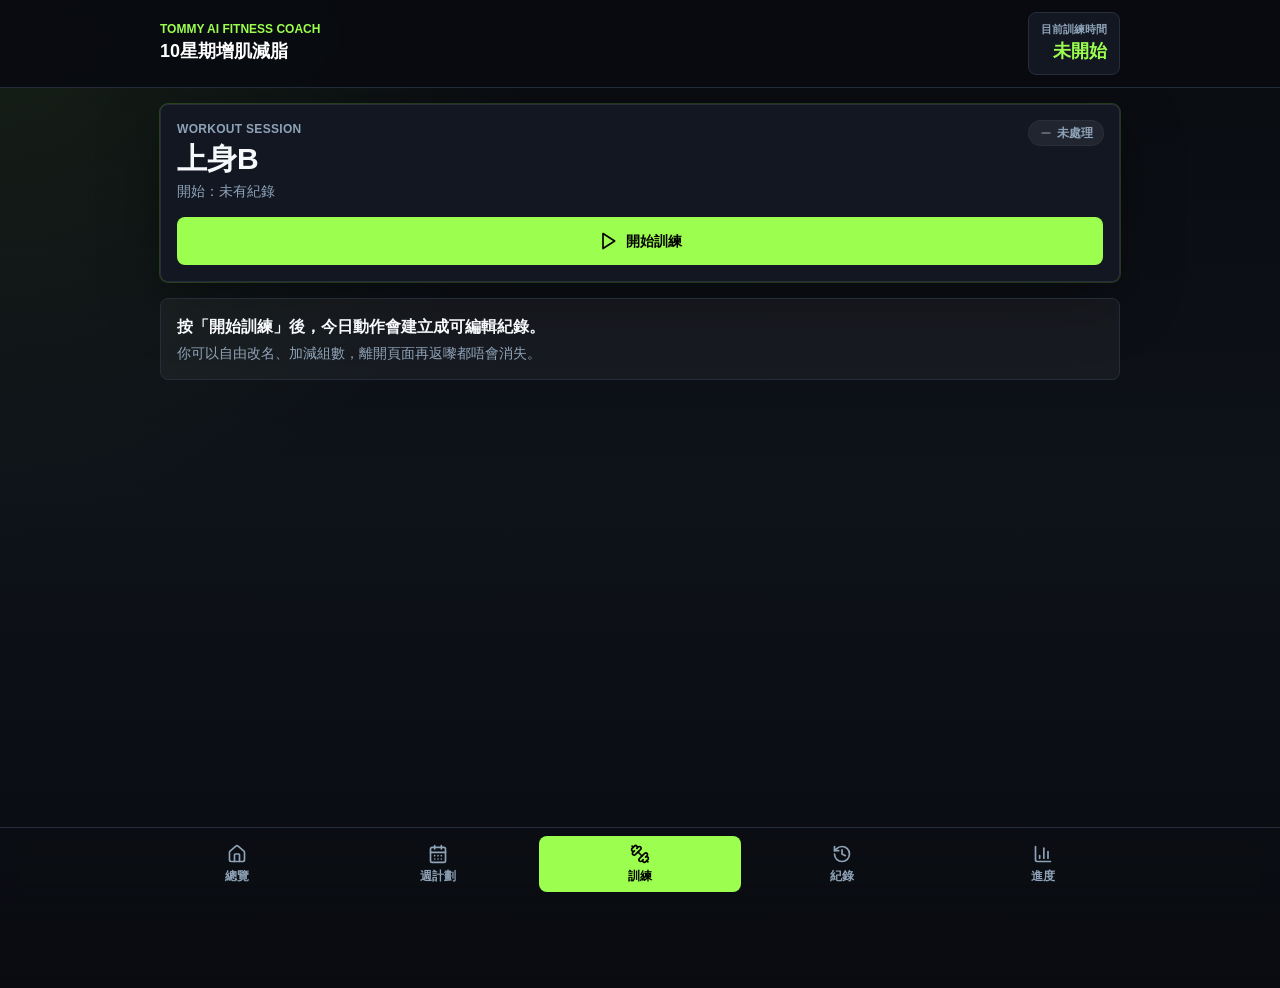
<file: workout/index.html>
<!DOCTYPE html><html lang="zh-Hant"><head><meta charSet="utf-8"/><meta name="viewport" content="width=device-width, initial-scale=1"/><link rel="stylesheet" href="/_next/static/chunks/20ydl2kvoz6wz.css" data-precedence="next"/><link rel="preload" as="script" fetchPriority="low" href="/_next/static/chunks/2uz5yjdt-r040.js"/><script src="/_next/static/chunks/0bneqg_22dmba.js" async=""></script><script src="/_next/static/chunks/0cio6w1yf64om.js" async=""></script><script src="/_next/static/chunks/3y5fb6rx3zgsy.js" async=""></script><script src="/_next/static/chunks/1cd140qaizyek.js" async=""></script><script src="/_next/static/chunks/turbopack-2ptw74b12ijmc.js" async=""></script><script src="/_next/static/chunks/02dpotjhc-8n2.js" async=""></script><script src="/_next/static/chunks/1bj5qfiddmqrp.js" async=""></script><script src="/_next/static/chunks/3wdn3a_yl1qv4.js" async=""></script><title>Tommy AI Fitness Coach</title><meta name="description" content="手機優先個人健身追蹤 Web App"/><meta name="application-name" content="Tommy AI Fitness Coach"/><link rel="manifest" href="/manifest.webmanifest"/><meta name="mobile-web-app-capable" content="yes"/><meta name="apple-mobile-web-app-title" content="Tommy Fitness"/><meta name="apple-mobile-web-app-status-bar-style" content="black-translucent"/><link rel="icon" href="/icon.svg" type="image/svg+xml"/><link rel="icon" href="/icon-192.png" sizes="192x192" type="image/png"/><link rel="icon" href="/icon-512.png" sizes="512x512" type="image/png"/><link rel="apple-touch-icon" href="/apple-touch-icon.png" sizes="180x180" type="image/png"/><script src="/_next/static/chunks/0cz1d0mv5g_q7.js" noModule=""></script></head><body><div hidden=""><!--$--><!--/$--></div><header class="sticky top-0 z-40 border-b border-line bg-coal/95 backdrop-blur"><div class="mx-auto flex max-w-5xl items-center justify-between gap-3 px-4 py-3 sm:px-6 lg:px-8"><div><p class="text-xs font-bold uppercase text-acid">Tommy AI Fitness Coach</p><h1 class="text-lg font-black text-white">10星期增肌減脂</h1></div><div class="rounded-lg border border-line bg-panel px-3 py-2 text-right"><p class="text-[11px] font-bold text-steel">目前訓練時間</p><p class="font-mono text-lg font-black text-acid">未開始</p></div></div></header><main><!--$!--><template data-dgst="BAILOUT_TO_CLIENT_SIDE_RENDERING"></template><div class="screen"><div class="panel">載入訓練...</div></div><!--/$--><!--$--><!--/$--></main><nav class="fixed inset-x-0 bottom-0 z-50 border-t border-line bg-coal/96 backdrop-blur"><div class="mx-auto grid max-w-5xl grid-cols-5 px-2 py-2"><a class="flex min-h-14 flex-col items-center justify-center gap-1 rounded-lg text-xs font-bold text-steel" href="/dashboard/"><svg xmlns="http://www.w3.org/2000/svg" width="20" height="20" viewBox="0 0 24 24" fill="none" stroke="currentColor" stroke-width="2" stroke-linecap="round" stroke-linejoin="round" class="lucide lucide-house"><path d="M15 21v-8a1 1 0 0 0-1-1h-4a1 1 0 0 0-1 1v8"></path><path d="M3 10a2 2 0 0 1 .709-1.528l7-5.999a2 2 0 0 1 2.582 0l7 5.999A2 2 0 0 1 21 10v9a2 2 0 0 1-2 2H5a2 2 0 0 1-2-2z"></path></svg><span>總覽</span></a><a class="flex min-h-14 flex-col items-center justify-center gap-1 rounded-lg text-xs font-bold text-steel" href="/weekly-plan/"><svg xmlns="http://www.w3.org/2000/svg" width="20" height="20" viewBox="0 0 24 24" fill="none" stroke="currentColor" stroke-width="2" stroke-linecap="round" stroke-linejoin="round" class="lucide lucide-calendar-days"><path d="M8 2v4"></path><path d="M16 2v4"></path><rect width="18" height="18" x="3" y="4" rx="2"></rect><path d="M3 10h18"></path><path d="M8 14h.01"></path><path d="M12 14h.01"></path><path d="M16 14h.01"></path><path d="M8 18h.01"></path><path d="M12 18h.01"></path><path d="M16 18h.01"></path></svg><span>週計劃</span></a><a class="flex min-h-14 flex-col items-center justify-center gap-1 rounded-lg text-xs font-bold bg-acid text-black" href="/workout/"><svg xmlns="http://www.w3.org/2000/svg" width="20" height="20" viewBox="0 0 24 24" fill="none" stroke="currentColor" stroke-width="2" stroke-linecap="round" stroke-linejoin="round" class="lucide lucide-dumbbell"><path d="M14.4 14.4 9.6 9.6"></path><path d="M18.657 21.485a2 2 0 1 1-2.829-2.828l-1.767 1.768a2 2 0 1 1-2.829-2.829l6.364-6.364a2 2 0 1 1 2.829 2.829l-1.768 1.767a2 2 0 1 1 2.828 2.829z"></path><path d="m21.5 21.5-1.4-1.4"></path><path d="M3.9 3.9 2.5 2.5"></path><path d="M6.404 12.768a2 2 0 1 1-2.829-2.829l1.768-1.767a2 2 0 1 1-2.828-2.829l2.828-2.828a2 2 0 1 1 2.829 2.828l1.767-1.768a2 2 0 1 1 2.829 2.829z"></path></svg><span>訓練</span></a><a class="flex min-h-14 flex-col items-center justify-center gap-1 rounded-lg text-xs font-bold text-steel" href="/history/"><svg xmlns="http://www.w3.org/2000/svg" width="20" height="20" viewBox="0 0 24 24" fill="none" stroke="currentColor" stroke-width="2" stroke-linecap="round" stroke-linejoin="round" class="lucide lucide-history"><path d="M3 12a9 9 0 1 0 9-9 9.75 9.75 0 0 0-6.74 2.74L3 8"></path><path d="M3 3v5h5"></path><path d="M12 7v5l4 2"></path></svg><span>紀錄</span></a><a class="flex min-h-14 flex-col items-center justify-center gap-1 rounded-lg text-xs font-bold text-steel" href="/progress/"><svg xmlns="http://www.w3.org/2000/svg" width="20" height="20" viewBox="0 0 24 24" fill="none" stroke="currentColor" stroke-width="2" stroke-linecap="round" stroke-linejoin="round" class="lucide lucide-chart-column"><path d="M3 3v16a2 2 0 0 0 2 2h16"></path><path d="M18 17V9"></path><path d="M13 17V5"></path><path d="M8 17v-3"></path></svg><span>進度</span></a></div></nav><script src="/_next/static/chunks/2uz5yjdt-r040.js" id="_R_" async=""></script><script>(self.__next_f=self.__next_f||[]).push([0])</script><script>self.__next_f.push([1,"1:\"$Sreact.fragment\"\n2:I[59665,[\"/_next/static/chunks/02dpotjhc-8n2.js\",\"/_next/static/chunks/1bj5qfiddmqrp.js\"],\"AppShell\"]\n3:I[89135,[\"/_next/static/chunks/02dpotjhc-8n2.js\",\"/_next/static/chunks/1bj5qfiddmqrp.js\"],\"default\"]\n4:I[79909,[\"/_next/static/chunks/02dpotjhc-8n2.js\",\"/_next/static/chunks/1bj5qfiddmqrp.js\"],\"default\"]\n5:I[50994,[\"/_next/static/chunks/02dpotjhc-8n2.js\",\"/_next/static/chunks/1bj5qfiddmqrp.js\"],\"ClientPageRoot\"]\n6:I[44425,[\"/_next/static/chunks/02dpotjhc-8n2.js\",\"/_next/static/chunks/1bj5qfiddmqrp.js\",\"/_next/static/chunks/3wdn3a_yl1qv4.js\"],\"default\"]\n9:I[60683,[\"/_next/static/chunks/02dpotjhc-8n2.js\",\"/_next/static/chunks/1bj5qfiddmqrp.js\"],\"OutletBoundary\"]\na:\"$Sreact.suspense\"\nd:I[60683,[\"/_next/static/chunks/02dpotjhc-8n2.js\",\"/_next/static/chunks/1bj5qfiddmqrp.js\"],\"ViewportBoundary\"]\nf:I[60683,[\"/_next/static/chunks/02dpotjhc-8n2.js\",\"/_next/static/chunks/1bj5qfiddmqrp.js\"],\"MetadataBoundary\"]\n11:I[41071,[\"/_next/static/chunks/02dpotjhc-8n2.js\",\"/_next/static/chunks/1bj5qfiddmqrp.js\"],\"default\",1]\n:HL[\"/_next/static/chunks/20ydl2kvoz6wz.css\",\"style\"]\n"])</script><script>self.__next_f.push([1,"0:{\"P\":null,\"c\":[\"\",\"workout\",\"\"],\"q\":\"\",\"i\":false,\"f\":[[[\"\",{\"children\":[\"workout\",{\"children\":[\"__PAGE__\",{}]}]},\"$undefined\",\"$undefined\",16],[[\"$\",\"$1\",\"c\",{\"children\":[[[\"$\",\"link\",\"0\",{\"rel\":\"stylesheet\",\"href\":\"/_next/static/chunks/20ydl2kvoz6wz.css\",\"precedence\":\"next\",\"crossOrigin\":\"$undefined\",\"nonce\":\"$undefined\"}],[\"$\",\"script\",\"script-0\",{\"src\":\"/_next/static/chunks/02dpotjhc-8n2.js\",\"async\":true,\"nonce\":\"$undefined\"}],[\"$\",\"script\",\"script-1\",{\"src\":\"/_next/static/chunks/1bj5qfiddmqrp.js\",\"async\":true,\"nonce\":\"$undefined\"}]],[\"$\",\"html\",null,{\"lang\":\"zh-Hant\",\"children\":[\"$\",\"body\",null,{\"children\":[\"$\",\"$L2\",null,{\"children\":[\"$\",\"$L3\",null,{\"parallelRouterKey\":\"children\",\"error\":\"$undefined\",\"errorStyles\":\"$undefined\",\"errorScripts\":\"$undefined\",\"template\":[\"$\",\"$L4\",null,{}],\"templateStyles\":\"$undefined\",\"templateScripts\":\"$undefined\",\"notFound\":[[[\"$\",\"title\",null,{\"children\":\"404: This page could not be found.\"}],[\"$\",\"div\",null,{\"style\":{\"fontFamily\":\"system-ui,\\\"Segoe UI\\\",Roboto,Helvetica,Arial,sans-serif,\\\"Apple Color Emoji\\\",\\\"Segoe UI Emoji\\\"\",\"height\":\"100vh\",\"textAlign\":\"center\",\"display\":\"flex\",\"flexDirection\":\"column\",\"alignItems\":\"center\",\"justifyContent\":\"center\"},\"children\":[\"$\",\"div\",null,{\"children\":[[\"$\",\"style\",null,{\"dangerouslySetInnerHTML\":{\"__html\":\"body{color:#000;background:#fff;margin:0}.next-error-h1{border-right:1px solid rgba(0,0,0,.3)}@media (prefers-color-scheme:dark){body{color:#fff;background:#000}.next-error-h1{border-right:1px solid rgba(255,255,255,.3)}}\"}}],[\"$\",\"h1\",null,{\"className\":\"next-error-h1\",\"style\":{\"display\":\"inline-block\",\"margin\":\"0 20px 0 0\",\"padding\":\"0 23px 0 0\",\"fontSize\":24,\"fontWeight\":500,\"verticalAlign\":\"top\",\"lineHeight\":\"49px\"},\"children\":404}],[\"$\",\"div\",null,{\"style\":{\"display\":\"inline-block\"},\"children\":[\"$\",\"h2\",null,{\"style\":{\"fontSize\":14,\"fontWeight\":400,\"lineHeight\":\"49px\",\"margin\":0},\"children\":\"This page could not be found.\"}]}]]}]}]],[]],\"forbidden\":\"$undefined\",\"unauthorized\":\"$undefined\"}]}]}]}]]}],{\"children\":[[\"$\",\"$1\",\"c\",{\"children\":[null,[\"$\",\"$L3\",null,{\"parallelRouterKey\":\"children\",\"error\":\"$undefined\",\"errorStyles\":\"$undefined\",\"errorScripts\":\"$undefined\",\"template\":[\"$\",\"$L4\",null,{}],\"templateStyles\":\"$undefined\",\"templateScripts\":\"$undefined\",\"notFound\":\"$undefined\",\"forbidden\":\"$undefined\",\"unauthorized\":\"$undefined\"}]]}],{\"children\":[[\"$\",\"$1\",\"c\",{\"children\":[[\"$\",\"$L5\",null,{\"Component\":\"$6\",\"serverProvidedParams\":{\"searchParams\":{},\"params\":{},\"promises\":[\"$@7\",\"$@8\"]}}],[[\"$\",\"script\",\"script-0\",{\"src\":\"/_next/static/chunks/3wdn3a_yl1qv4.js\",\"async\":true,\"nonce\":\"$undefined\"}]],[\"$\",\"$L9\",null,{\"children\":[\"$\",\"$a\",null,{\"name\":\"Next.MetadataOutlet\",\"children\":\"$@b\"}]}]]}],{},null,false,null]},null,false,\"$@c\"]},null,false,null],[\"$\",\"$1\",\"h\",{\"children\":[null,[\"$\",\"$Ld\",null,{\"children\":\"$Le\"}],[\"$\",\"div\",null,{\"hidden\":true,\"children\":[\"$\",\"$Lf\",null,{\"children\":[\"$\",\"$a\",null,{\"name\":\"Next.Metadata\",\"children\":\"$L10\"}]}]}],null]}],false]],\"m\":\"$undefined\",\"G\":[\"$11\",[[\"$\",\"link\",\"0\",{\"rel\":\"stylesheet\",\"href\":\"/_next/static/chunks/20ydl2kvoz6wz.css\",\"precedence\":\"next\",\"crossOrigin\":\"$undefined\",\"nonce\":\"$undefined\"}]]],\"S\":true,\"h\":null,\"s\":\"$undefined\",\"l\":\"$undefined\",\"p\":\"$undefined\",\"d\":\"$undefined\",\"b\":\"HMfemsHj-oLweU-6OEqJQ\"}\n"])</script><script>self.__next_f.push([1,"12:[]\nc:\"$W12\"\n7:{}\n8:\"$0:f:0:1:1:children:1:children:0:props:children:0:props:serverProvidedParams:params\"\n"])</script><script>self.__next_f.push([1,"e:[[\"$\",\"meta\",\"0\",{\"charSet\":\"utf-8\"}],[\"$\",\"meta\",\"1\",{\"name\":\"viewport\",\"content\":\"width=device-width, initial-scale=1\"}]]\n"])</script><script>self.__next_f.push([1,"13:I[414,[\"/_next/static/chunks/02dpotjhc-8n2.js\",\"/_next/static/chunks/1bj5qfiddmqrp.js\"],\"IconMark\"]\nb:null\n10:[[\"$\",\"title\",\"0\",{\"children\":\"Tommy AI Fitness Coach\"}],[\"$\",\"meta\",\"1\",{\"name\":\"description\",\"content\":\"手機優先個人健身追蹤 Web App\"}],[\"$\",\"meta\",\"2\",{\"name\":\"application-name\",\"content\":\"Tommy AI Fitness Coach\"}],[\"$\",\"link\",\"3\",{\"rel\":\"manifest\",\"href\":\"/manifest.webmanifest\",\"crossOrigin\":\"$undefined\"}],[\"$\",\"meta\",\"4\",{\"name\":\"mobile-web-app-capable\",\"content\":\"yes\"}],[\"$\",\"meta\",\"5\",{\"name\":\"apple-mobile-web-app-title\",\"content\":\"Tommy Fitness\"}],[\"$\",\"meta\",\"6\",{\"name\":\"apple-mobile-web-app-status-bar-style\",\"content\":\"black-translucent\"}],[\"$\",\"link\",\"7\",{\"rel\":\"icon\",\"href\":\"/icon.svg\",\"type\":\"image/svg+xml\"}],[\"$\",\"link\",\"8\",{\"rel\":\"icon\",\"href\":\"/icon-192.png\",\"sizes\":\"192x192\",\"type\":\"image/png\"}],[\"$\",\"link\",\"9\",{\"rel\":\"icon\",\"href\":\"/icon-512.png\",\"sizes\":\"512x512\",\"type\":\"image/png\"}],[\"$\",\"link\",\"10\",{\"rel\":\"apple-touch-icon\",\"href\":\"/apple-touch-icon.png\",\"sizes\":\"180x180\",\"type\":\"image/png\"}],[\"$\",\"$L13\",\"11\",{}]]\n"])</script></body></html>
</file>
<file: _next/static/chunks/20ydl2kvoz6wz.css>
*,:before,:after,::backdrop{--tw-border-spacing-x:0;--tw-border-spacing-y:0;--tw-translate-x:0;--tw-translate-y:0;--tw-rotate:0;--tw-skew-x:0;--tw-skew-y:0;--tw-scale-x:1;--tw-scale-y:1;--tw-pan-x: ;--tw-pan-y: ;--tw-pinch-zoom: ;--tw-scroll-snap-strictness:proximity;--tw-gradient-from-position: ;--tw-gradient-via-position: ;--tw-gradient-to-position: ;--tw-ordinal: ;--tw-slashed-zero: ;--tw-numeric-figure: ;--tw-numeric-spacing: ;--tw-numeric-fraction: ;--tw-ring-inset: ;--tw-ring-offset-width:0px;--tw-ring-offset-color:#fff;--tw-ring-color:#3b82f680;--tw-ring-offset-shadow:0 0 #0000;--tw-ring-shadow:0 0 #0000;--tw-shadow:0 0 #0000;--tw-shadow-colored:0 0 #0000;--tw-blur: ;--tw-brightness: ;--tw-contrast: ;--tw-grayscale: ;--tw-hue-rotate: ;--tw-invert: ;--tw-saturate: ;--tw-sepia: ;--tw-drop-shadow: ;--tw-backdrop-blur: ;--tw-backdrop-brightness: ;--tw-backdrop-contrast: ;--tw-backdrop-grayscale: ;--tw-backdrop-hue-rotate: ;--tw-backdrop-invert: ;--tw-backdrop-opacity: ;--tw-backdrop-saturate: ;--tw-backdrop-sepia: ;--tw-contain-size: ;--tw-contain-layout: ;--tw-contain-paint: ;--tw-contain-style: }*,:before,:after{box-sizing:border-box;border:0 solid #e5e7eb}:before,:after{--tw-content:""}html,:host{-webkit-text-size-adjust:100%;tab-size:4;font-feature-settings:normal;font-variation-settings:normal;-webkit-tap-highlight-color:transparent;font-family:ui-sans-serif,system-ui,sans-serif,Apple Color Emoji,Segoe UI Emoji,Segoe UI Symbol,Noto Color Emoji;line-height:1.5}body{line-height:inherit;margin:0}hr{height:0;color:inherit;border-top-width:1px}abbr:where([title]){-webkit-text-decoration:underline dotted;text-decoration:underline dotted}h1,h2,h3,h4,h5,h6{font-size:inherit;font-weight:inherit}a{color:inherit;-webkit-text-decoration:inherit;text-decoration:inherit}b,strong{font-weight:bolder}code,kbd,samp,pre{font-feature-settings:normal;font-variation-settings:normal;font-family:ui-monospace,SFMono-Regular,Menlo,Monaco,Consolas,Liberation Mono,Courier New,monospace;font-size:1em}small{font-size:80%}sub,sup{vertical-align:baseline;font-size:75%;line-height:0;position:relative}sub{bottom:-.25em}sup{top:-.5em}table{text-indent:0;border-color:inherit;border-collapse:collapse}button,input,optgroup,select,textarea{font-feature-settings:inherit;font-variation-settings:inherit;font-family:inherit;font-size:100%;font-weight:inherit;line-height:inherit;letter-spacing:inherit;color:inherit;margin:0;padding:0}button,select{text-transform:none}button,input:where([type=button]),input:where([type=reset]),input:where([type=submit]){-webkit-appearance:button;background-color:#0000;background-image:none}:-moz-focusring{outline:auto}:-moz-ui-invalid{box-shadow:none}progress{vertical-align:baseline}::-webkit-inner-spin-button{height:auto}::-webkit-outer-spin-button{height:auto}[type=search]{-webkit-appearance:textfield;outline-offset:-2px}::-webkit-search-decoration{-webkit-appearance:none}::-webkit-file-upload-button{-webkit-appearance:button;font:inherit}summary{display:list-item}blockquote,dl,dd,h1,h2,h3,h4,h5,h6,hr,figure,p,pre{margin:0}fieldset{margin:0;padding:0}legend{padding:0}ol,ul,menu{margin:0;padding:0;list-style:none}dialog{padding:0}textarea{resize:vertical}input::-moz-placeholder{opacity:1;color:#9ca3af}textarea::-moz-placeholder{opacity:1;color:#9ca3af}input::placeholder,textarea::placeholder{opacity:1;color:#9ca3af}button,[role=button]{cursor:pointer}:disabled{cursor:default}img,svg,video,canvas,audio,iframe,embed,object{vertical-align:middle;display:block}img,video{max-width:100%;height:auto}[hidden]:where(:not([hidden=until-found])){display:none}.screen{width:100%;max-width:64rem;min-height:100vh;margin-left:auto;margin-right:auto;padding:1rem 1rem 7rem}@media (min-width:640px){.screen{padding-left:1.5rem;padding-right:1.5rem}}@media (min-width:1024px){.screen{padding-left:2rem;padding-right:2rem}}.panel{--tw-border-opacity:1;border-width:1px;border-color:rgb(37 45 58/var(--tw-border-opacity,1));--tw-bg-opacity:1;background-color:rgb(18 23 34/var(--tw-bg-opacity,1));--tw-shadow:0 0 0 1px #9cff4f2e, 0 18px 60px #00000061;--tw-shadow-colored:0 0 0 1px var(--tw-shadow-color), 0 18px 60px var(--tw-shadow-color);box-shadow:var(--tw-ring-offset-shadow,0 0 #0000), var(--tw-ring-shadow,0 0 #0000), var(--tw-shadow);border-radius:.5rem;padding:1rem}.soft-panel{--tw-border-opacity:1;border-width:1px;border-color:rgb(37 45 58/var(--tw-border-opacity,1));background-color:#ffffff0b;border-radius:.5rem;padding:1rem}.btn-primary{border-radius:.5rem;justify-content:center;align-items:center;gap:.5rem;min-height:3rem;padding:.75rem 1rem;font-size:.875rem;font-weight:700;line-height:1.25rem;transition-property:color,background-color,border-color,text-decoration-color,fill,stroke,opacity,box-shadow,transform,filter,-webkit-backdrop-filter,backdrop-filter;transition-duration:.15s;transition-timing-function:cubic-bezier(.4,0,.2,1);display:inline-flex}.btn-primary:active{--tw-scale-x:.99;--tw-scale-y:.99;transform:translate(var(--tw-translate-x), var(--tw-translate-y)) rotate(var(--tw-rotate)) skewX(var(--tw-skew-x)) skewY(var(--tw-skew-y)) scaleX(var(--tw-scale-x)) scaleY(var(--tw-scale-y))}.btn-primary:disabled{cursor:not-allowed;opacity:.5}.btn-primary{--tw-bg-opacity:1;background-color:rgb(156 255 79/var(--tw-bg-opacity,1));--tw-text-opacity:1;color:rgb(0 0 0/var(--tw-text-opacity,1))}.btn-primary:hover{--tw-bg-opacity:1;background-color:rgb(183 255 122/var(--tw-bg-opacity,1))}.btn-secondary{border-radius:.5rem;justify-content:center;align-items:center;gap:.5rem;min-height:3rem;padding:.75rem 1rem;font-size:.875rem;font-weight:700;line-height:1.25rem;transition-property:color,background-color,border-color,text-decoration-color,fill,stroke,opacity,box-shadow,transform,filter,-webkit-backdrop-filter,backdrop-filter;transition-duration:.15s;transition-timing-function:cubic-bezier(.4,0,.2,1);display:inline-flex}.btn-secondary:active{--tw-scale-x:.99;--tw-scale-y:.99;transform:translate(var(--tw-translate-x), var(--tw-translate-y)) rotate(var(--tw-rotate)) skewX(var(--tw-skew-x)) skewY(var(--tw-skew-y)) scaleX(var(--tw-scale-x)) scaleY(var(--tw-scale-y))}.btn-secondary:disabled{cursor:not-allowed;opacity:.5}.btn-secondary{--tw-border-opacity:1;border-width:1px;border-color:rgb(37 45 58/var(--tw-border-opacity,1));--tw-text-opacity:1;color:rgb(255 255 255/var(--tw-text-opacity,1));background-color:#ffffff0f}.btn-secondary:hover{background-color:#ffffff1a}.btn-danger{border-radius:.5rem;justify-content:center;align-items:center;gap:.5rem;min-height:3rem;padding:.75rem 1rem;font-size:.875rem;font-weight:700;line-height:1.25rem;transition-property:color,background-color,border-color,text-decoration-color,fill,stroke,opacity,box-shadow,transform,filter,-webkit-backdrop-filter,backdrop-filter;transition-duration:.15s;transition-timing-function:cubic-bezier(.4,0,.2,1);display:inline-flex}.btn-danger:active{--tw-scale-x:.99;--tw-scale-y:.99;transform:translate(var(--tw-translate-x), var(--tw-translate-y)) rotate(var(--tw-rotate)) skewX(var(--tw-skew-x)) skewY(var(--tw-skew-y)) scaleX(var(--tw-scale-x)) scaleY(var(--tw-scale-y))}.btn-danger:disabled{cursor:not-allowed;opacity:.5}.btn-danger{--tw-text-opacity:1;color:rgb(254 202 202/var(--tw-text-opacity,1));--tw-ring-offset-shadow:var(--tw-ring-inset) 0 0 0 var(--tw-ring-offset-width) var(--tw-ring-offset-color);--tw-ring-shadow:var(--tw-ring-inset) 0 0 0 calc(1px + var(--tw-ring-offset-width)) var(--tw-ring-color);box-shadow:var(--tw-ring-offset-shadow), var(--tw-ring-shadow), var(--tw-shadow,0 0 #0000);--tw-ring-color:#ef44444d;background-color:#ef444426}.btn-danger:hover{background-color:#ef444440}.field{--tw-border-opacity:1;border-width:1px;border-color:rgb(37 45 58/var(--tw-border-opacity,1));--tw-bg-opacity:1;background-color:rgb(9 11 16/var(--tw-bg-opacity,1));outline-offset:2px;border-radius:.5rem;outline:2px solid #0000;width:100%;padding:.75rem;font-size:1rem;line-height:1.5rem}.field:focus{--tw-border-opacity:1;border-color:rgb(156 255 79/var(--tw-border-opacity,1))}.label{text-transform:uppercase;letter-spacing:.025em;--tw-text-opacity:1;color:rgb(143 163 184/var(--tw-text-opacity,1));font-size:.75rem;font-weight:700;line-height:1rem}.stat{--tw-border-opacity:1;border-width:1px;border-color:rgb(37 45 58/var(--tw-border-opacity,1));background-color:#090b10b3;border-radius:.5rem;padding:.75rem}.fixed{position:fixed}.sticky{position:sticky}.inset-0{inset:0}.inset-x-0{left:0;right:0}.bottom-0{bottom:0}.top-0{top:0}.z-40{z-index:40}.z-50{z-index:50}.z-\[80\]{z-index:80}.mx-auto{margin-left:auto;margin-right:auto}.mb-2{margin-bottom:.5rem}.mb-3{margin-bottom:.75rem}.mb-4{margin-bottom:1rem}.mt-1{margin-top:.25rem}.mt-2{margin-top:.5rem}.mt-3{margin-top:.75rem}.mt-4{margin-top:1rem}.block{display:block}.flex{display:flex}.inline-flex{display:inline-flex}.grid{display:grid}.h-2{height:.5rem}.h-5{height:1.25rem}.h-6{height:1.5rem}.h-64{height:16rem}.h-full{height:100%}.max-h-80{max-height:20rem}.min-h-11{min-height:2.75rem}.min-h-12{min-height:3rem}.min-h-14{min-height:3.5rem}.min-h-28{min-height:7rem}.w-5{width:1.25rem}.w-6{width:1.5rem}.w-full{width:100%}.min-w-0{min-width:0}.min-w-11{min-width:2.75rem}.max-w-5xl{max-width:64rem}.max-w-sm{max-width:24rem}.rotate-180{--tw-rotate:180deg;transform:translate(var(--tw-translate-x), var(--tw-translate-y)) rotate(var(--tw-rotate)) skewX(var(--tw-skew-x)) skewY(var(--tw-skew-y)) scaleX(var(--tw-scale-x)) scaleY(var(--tw-scale-y))}.cursor-pointer{cursor:pointer}.grid-cols-2{grid-template-columns:repeat(2,minmax(0,1fr))}.grid-cols-3{grid-template-columns:repeat(3,minmax(0,1fr))}.grid-cols-5{grid-template-columns:repeat(5,minmax(0,1fr))}.grid-cols-\[48px_1fr_48px\]{grid-template-columns:48px 1fr 48px}.flex-col{flex-direction:column}.items-start{align-items:flex-start}.items-end{align-items:flex-end}.items-center{align-items:center}.justify-center{justify-content:center}.justify-between{justify-content:space-between}.gap-1{gap:.25rem}.gap-2{gap:.5rem}.gap-3{gap:.75rem}.space-y-2>:not([hidden])~:not([hidden]){--tw-space-y-reverse:0;margin-top:calc(.5rem * calc(1 - var(--tw-space-y-reverse)));margin-bottom:calc(.5rem * var(--tw-space-y-reverse))}.space-y-3>:not([hidden])~:not([hidden]){--tw-space-y-reverse:0;margin-top:calc(.75rem * calc(1 - var(--tw-space-y-reverse)));margin-bottom:calc(.75rem * var(--tw-space-y-reverse))}.space-y-4>:not([hidden])~:not([hidden]){--tw-space-y-reverse:0;margin-top:calc(1rem * calc(1 - var(--tw-space-y-reverse)));margin-bottom:calc(1rem * var(--tw-space-y-reverse))}.overflow-auto{overflow:auto}.overflow-hidden{overflow:hidden}.whitespace-pre-wrap{white-space:pre-wrap}.rounded-full{border-radius:9999px}.rounded-lg{border-radius:.5rem}.border{border-width:1px}.border-b{border-bottom-width:1px}.border-l{border-left-width:1px}.border-r{border-right-width:1px}.border-t{border-top-width:1px}.border-green-400\/40{border-color:#4ade8066}.border-line{--tw-border-opacity:1;border-color:rgb(37 45 58/var(--tw-border-opacity,1))}.border-yellow-400\/30{border-color:#facc154d}.bg-acid{--tw-bg-opacity:1;background-color:rgb(156 255 79/var(--tw-bg-opacity,1))}.bg-black\/40{background-color:#0006}.bg-black\/70{background-color:#000000b3}.bg-coal{--tw-bg-opacity:1;background-color:rgb(9 11 16/var(--tw-bg-opacity,1))}.bg-coal\/70{background-color:#090b10b3}.bg-coal\/95{background-color:#090b10f2}.bg-green-400\/10{background-color:#4ade801a}.bg-green-400\/15{background-color:#4ade8026}.bg-green-500\/15{background-color:#22c55e26}.bg-panel{--tw-bg-opacity:1;background-color:rgb(18 23 34/var(--tw-bg-opacity,1))}.bg-red-400\/15{background-color:#f8717126}.bg-red-500\/15{background-color:#ef444426}.bg-transparent{background-color:#0000}.bg-white\/10{background-color:#ffffff1a}.bg-white\/\[0\.045\]{background-color:#ffffff0b}.bg-white\/\[0\.06\]{background-color:#ffffff0f}.bg-yellow-400\/10{background-color:#facc151a}.p-2{padding:.5rem}.p-3{padding:.75rem}.p-4{padding:1rem}.px-2{padding-left:.5rem;padding-right:.5rem}.px-2\.5{padding-left:.625rem;padding-right:.625rem}.px-3{padding-left:.75rem;padding-right:.75rem}.px-4{padding-left:1rem;padding-right:1rem}.py-1{padding-top:.25rem;padding-bottom:.25rem}.py-2{padding-top:.5rem;padding-bottom:.5rem}.py-3{padding-top:.75rem;padding-bottom:.75rem}.pt-4{padding-top:1rem}.text-left{text-align:left}.text-center{text-align:center}.text-right{text-align:right}.font-mono{font-family:ui-monospace,SFMono-Regular,Menlo,Monaco,Consolas,Liberation Mono,Courier New,monospace}.text-2xl{font-size:1.5rem;line-height:2rem}.text-3xl{font-size:1.875rem;line-height:2.25rem}.text-4xl{font-size:2.25rem;line-height:2.5rem}.text-\[11px\]{font-size:11px}.text-base{font-size:1rem;line-height:1.5rem}.text-lg{font-size:1.125rem;line-height:1.75rem}.text-sm{font-size:.875rem;line-height:1.25rem}.text-xl{font-size:1.25rem;line-height:1.75rem}.text-xs{font-size:.75rem;line-height:1rem}.font-black{font-weight:900}.font-bold{font-weight:700}.uppercase{text-transform:uppercase}.text-acid{--tw-text-opacity:1;color:rgb(156 255 79/var(--tw-text-opacity,1))}.text-black{--tw-text-opacity:1;color:rgb(0 0 0/var(--tw-text-opacity,1))}.text-green-200{--tw-text-opacity:1;color:rgb(187 247 208/var(--tw-text-opacity,1))}.text-green-300{--tw-text-opacity:1;color:rgb(134 239 172/var(--tw-text-opacity,1))}.text-red-200{--tw-text-opacity:1;color:rgb(254 202 202/var(--tw-text-opacity,1))}.text-red-300{--tw-text-opacity:1;color:rgb(252 165 165/var(--tw-text-opacity,1))}.text-steel{--tw-text-opacity:1;color:rgb(143 163 184/var(--tw-text-opacity,1))}.text-white{--tw-text-opacity:1;color:rgb(255 255 255/var(--tw-text-opacity,1))}.text-yellow-100{--tw-text-opacity:1;color:rgb(254 249 195/var(--tw-text-opacity,1))}.accent-\[\#9cff4f\]{accent-color:#9cff4f}.shadow-glow{--tw-shadow:0 0 0 1px #9cff4f2e, 0 18px 60px #00000061;--tw-shadow-colored:0 0 0 1px var(--tw-shadow-color), 0 18px 60px var(--tw-shadow-color);box-shadow:var(--tw-ring-offset-shadow,0 0 #0000), var(--tw-ring-shadow,0 0 #0000), var(--tw-shadow)}.outline-none{outline-offset:2px;outline:2px solid #0000}.ring-1{--tw-ring-offset-shadow:var(--tw-ring-inset) 0 0 0 var(--tw-ring-offset-width) var(--tw-ring-offset-color);--tw-ring-shadow:var(--tw-ring-inset) 0 0 0 calc(1px + var(--tw-ring-offset-width)) var(--tw-ring-color);box-shadow:var(--tw-ring-offset-shadow), var(--tw-ring-shadow), var(--tw-shadow,0 0 #0000)}.ring-green-400\/30{--tw-ring-color:#4ade804d}.ring-red-400\/30{--tw-ring-color:#f871714d}.ring-white\/10{--tw-ring-color:#ffffff1a}.filter{filter:var(--tw-blur) var(--tw-brightness) var(--tw-contrast) var(--tw-grayscale) var(--tw-hue-rotate) var(--tw-invert) var(--tw-saturate) var(--tw-sepia) var(--tw-drop-shadow)}.backdrop-blur{--tw-backdrop-blur:blur(8px);-webkit-backdrop-filter:var(--tw-backdrop-blur) var(--tw-backdrop-brightness) var(--tw-backdrop-contrast) var(--tw-backdrop-grayscale) var(--tw-backdrop-hue-rotate) var(--tw-backdrop-invert) var(--tw-backdrop-opacity) var(--tw-backdrop-saturate) var(--tw-backdrop-sepia);backdrop-filter:var(--tw-backdrop-blur) var(--tw-backdrop-brightness) var(--tw-backdrop-contrast) var(--tw-backdrop-grayscale) var(--tw-backdrop-hue-rotate) var(--tw-backdrop-invert) var(--tw-backdrop-opacity) var(--tw-backdrop-saturate) var(--tw-backdrop-sepia)}.transition{transition-property:color,background-color,border-color,text-decoration-color,fill,stroke,opacity,box-shadow,transform,filter,-webkit-backdrop-filter,backdrop-filter;transition-duration:.15s;transition-timing-function:cubic-bezier(.4,0,.2,1)}.transition-\[width\]{transition-property:width;transition-duration:.15s;transition-timing-function:cubic-bezier(.4,0,.2,1)}:root{--lightningcss-light: ;--lightningcss-dark:initial;color-scheme:dark}*{box-sizing:border-box}body{color:#f6f8fb;background:radial-gradient(circle at 0 0,#9cff4f14,#0000 34rem),linear-gradient(#090b10 0%,#0e1219 50%,#090b10 100%);min-height:100vh;margin:0;font-family:Arial,Helvetica,sans-serif}button,input,select,textarea{font:inherit}input,textarea,select{--lightningcss-light: ;--lightningcss-dark:initial;color-scheme:dark}.focus\:text-acid:focus{--tw-text-opacity:1;color:rgb(156 255 79/var(--tw-text-opacity,1))}@media (min-width:640px){.sm\:grid-cols-2{grid-template-columns:repeat(2,minmax(0,1fr))}.sm\:items-center{align-items:center}.sm\:justify-center{justify-content:center}.sm\:px-6{padding-left:1.5rem;padding-right:1.5rem}}@media (min-width:768px){.md\:grid-cols-4{grid-template-columns:repeat(4,minmax(0,1fr))}}@media (min-width:1024px){.lg\:px-8{padding-left:2rem;padding-right:2rem}}
</file>
